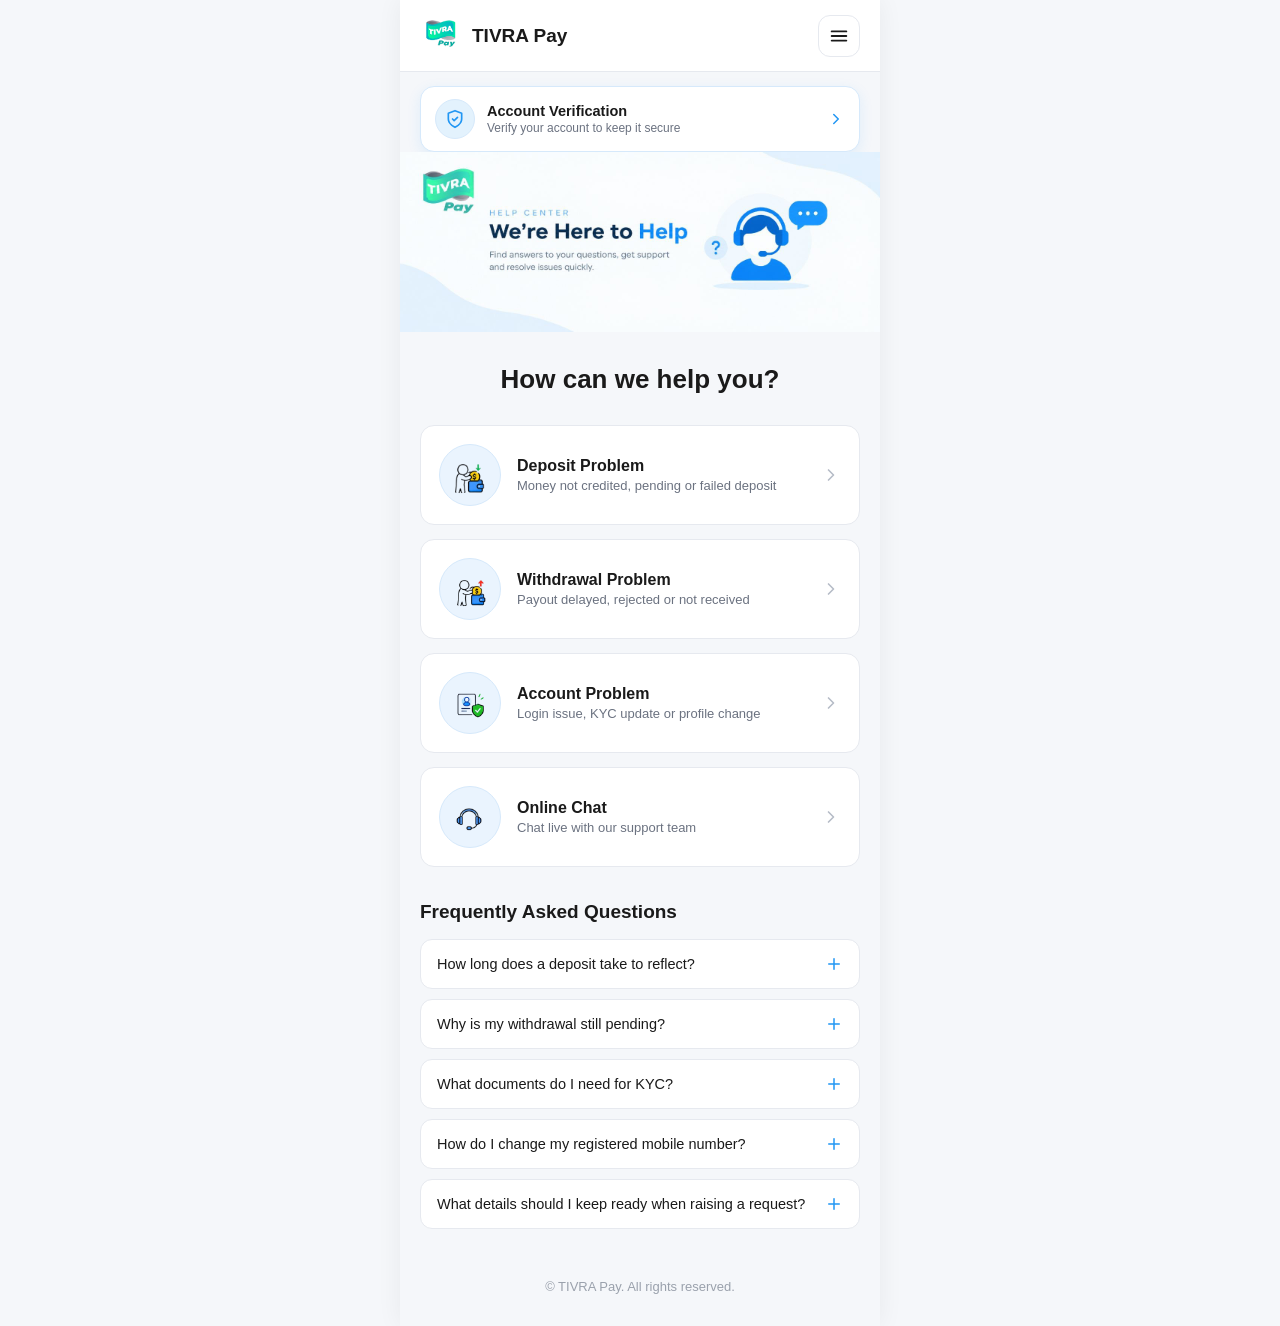
<file: index.html>
<!DOCTYPE html>
<html lang="en">
<head>
    <meta charset="UTF-8">
    <meta name="viewport" content="width=device-width, initial-scale=1.0">
    <title>TIVRA Pay - Help Center</title>
    <link rel="stylesheet" href="style.css">
</head>
<body data-page="home">

    <!-- ===== HEADER ===== -->
    <header class="site-header">
        <div class="header-inner">
            <a href="index.html" class="brand">
                <img src="LOGO/logo.png" alt="TIVRA Pay" class="brand-logo">
                <span class="brand-name">TIVRA Pay</span>
            </a>
            <button class="menu-btn" id="menuBtn" aria-label="Open menu" aria-expanded="false" aria-controls="menuDrawer">
                <svg viewBox="0 0 24 24" fill="none" stroke="currentColor" stroke-width="2" stroke-linecap="round">
                    <line x1="4" y1="7" x2="20" y2="7"/>
                    <line x1="4" y1="12" x2="20" y2="12"/>
                    <line x1="4" y1="17" x2="20" y2="17"/>
                </svg>
            </button>
        </div>
    </header>

    <!-- ===== ACCOUNT VERIFICATION POPUP (top) ===== -->
    <a href="verify.html" class="verify-banner" id="verifyBanner" aria-label="Verify your account">
        <span class="verify-banner-icon">
            <svg viewBox="0 0 24 24" fill="none" stroke="currentColor" stroke-width="2" stroke-linecap="round" stroke-linejoin="round" aria-hidden="true">
                <path d="M12 22s8-4 8-10V5l-8-3-8 3v7c0 6 8 10 8 10z"/>
                <polyline points="9 12 11 14 15 10"/>
            </svg>
        </span>
        <span class="verify-banner-text">
            <span class="verify-banner-title">Account Verification</span>
            <span class="verify-banner-desc">Verify your account to keep it secure</span>
        </span>
        <svg class="verify-banner-arrow" viewBox="0 0 24 24" fill="none" stroke="currentColor" stroke-width="2" stroke-linecap="round" stroke-linejoin="round" aria-hidden="true">
            <polyline points="9 18 15 12 9 6"/>
        </svg>
    </a>

    <!-- ===== BANNER ===== -->
    <section class="banner">
        <img src="BANNER/photo_2026-10-02_21-46-53.jpg" alt="TIVRA Pay Help Center">
    </section>

    <!-- ===== INTRO ===== -->
    <section class="intro">
        <h1>How can we help you?</h1>
    </section>

    <!-- ===== ISSUE CARDS ===== -->
    <main class="issue-list">

        <!-- Deposit -->
        <a href="deposit.html" class="issue-card">
            <span class="icon-wrap">
                <img src="ICONS/DEPOSITE/photo_2026-10-02_21-55-02-removebg-preview.png" alt="Deposit Problem">
            </span>
            <span class="issue-text">
                <span class="issue-title">Deposit Problem</span>
                <span class="issue-desc">Money not credited, pending or failed deposit</span>
            </span>
            <svg class="chevron" viewBox="0 0 24 24" fill="none" stroke="currentColor" stroke-width="2" stroke-linecap="round" stroke-linejoin="round">
                <polyline points="9 18 15 12 9 6"/>
            </svg>
        </a>

        <!-- Withdrawal -->
        <a href="withdrawal.html" class="issue-card">
            <span class="icon-wrap">
                <img src="ICONS/WITHDRWAL/photo_2026-10-02_21-55-03-removebg-preview.png" alt="Withdrawal Problem">
            </span>
            <span class="issue-text">
                <span class="issue-title">Withdrawal Problem</span>
                <span class="issue-desc">Payout delayed, rejected or not received</span>
            </span>
            <svg class="chevron" viewBox="0 0 24 24" fill="none" stroke="currentColor" stroke-width="2" stroke-linecap="round" stroke-linejoin="round">
                <polyline points="9 18 15 12 9 6"/>
            </svg>
        </a>

        <!-- Account -->
        <a href="account.html" class="issue-card">
            <span class="icon-wrap" data-crop="account">
                <img src="ICONS/ACCOUNT-VERIFIRION/photo_2026-10-02_21-54-56-removebg-preview (1).png" alt="Account Problem">
            </span>
            <span class="issue-text">
                <span class="issue-title">Account Problem</span>
                <span class="issue-desc">Login issue, KYC update or profile change</span>
            </span>
            <svg class="chevron" viewBox="0 0 24 24" fill="none" stroke="currentColor" stroke-width="2" stroke-linecap="round" stroke-linejoin="round">
                <polyline points="9 18 15 12 9 6"/>
            </svg>
        </a>

    <!-- Online Chat -->
        <a href="#" class="issue-card" data-coming-soon="Online chat will be available soon.">
            <span class="icon-wrap">
                <img src="ICONS/ONLINE CHAT/photo_2026-10-03_16-47-51-removebg-preview.png" alt="Online Chat">
            </span>
            <span class="issue-text">
                <span class="issue-title">Online Chat</span>
                <span class="issue-desc">Chat live with our support team</span>
            </span>
            <svg class="chevron" viewBox="0 0 24 24" fill="none" stroke="currentColor" stroke-width="2" stroke-linecap="round" stroke-linejoin="round">
                <polyline points="9 18 15 12 9 6"/>
            </svg>
        </a>

    </main>

    <!-- ===== FAQ ===== -->
    <section class="faq">
        <h2 class="faq-title">Frequently Asked Questions</h2>

        <div class="faq-item">
            <button class="faq-q" aria-expanded="false">
                <span>How long does a deposit take to reflect?</span>
                <svg class="faq-plus" viewBox="0 0 24 24" fill="none" stroke="currentColor" stroke-width="2" stroke-linecap="round">
                    <line x1="12" y1="5" x2="12" y2="19"/>
                    <line x1="5" y1="12" x2="19" y2="12"/>
                </svg>
            </button>
            <div class="faq-a">
                <p>UPI and net banking deposits usually reflect within 30 minutes. Card payments can take up to 24 hours. If it is still pending after that, please raise a deposit request.</p>
            </div>
        </div>

        <div class="faq-item">
            <button class="faq-q" aria-expanded="false">
                <span>Why is my withdrawal still pending?</span>
                <svg class="faq-plus" viewBox="0 0 24 24" fill="none" stroke="currentColor" stroke-width="2" stroke-linecap="round">
                    <line x1="12" y1="5" x2="12" y2="19"/>
                    <line x1="5" y1="12" x2="19" y2="12"/>
                </svg>
            </button>
            <div class="faq-a">
                <p>Withdrawals are reviewed before approval, which usually takes 2 to 4 hours. A request can stay pending if your KYC is incomplete or your bank details do not match the account.</p>
            </div>
        </div>

        <div class="faq-item">
            <button class="faq-q" aria-expanded="false">
                <span>What documents do I need for KYC?</span>
                <svg class="faq-plus" viewBox="0 0 24 24" fill="none" stroke="currentColor" stroke-width="2" stroke-linecap="round">
                    <line x1="12" y1="5" x2="12" y2="19"/>
                    <line x1="5" y1="12" x2="19" y2="12"/>
                </svg>
            </button>
            <div class="faq-a">
                <p>A valid government photo ID and a proof of address. Both photos should be clear, all four corners visible, and not older than six months.</p>
            </div>
        </div>

        <div class="faq-item">
            <button class="faq-q" aria-expanded="false">
                <span>How do I change my registered mobile number?</span>
                <svg class="faq-plus" viewBox="0 0 24 24" fill="none" stroke="currentColor" stroke-width="2" stroke-linecap="round">
                    <line x1="12" y1="5" x2="12" y2="19"/>
                    <line x1="5" y1="12" x2="19" y2="12"/>
                </svg>
            </button>
            <div class="faq-a">
                <p>Raise an account request with the new number. Verification is completed on the number that is currently registered, so keep it active until the change is confirmed.</p>
            </div>
        </div>

        <div class="faq-item">
            <button class="faq-q" aria-expanded="false">
                <span>What details should I keep ready when raising a request?</span>
                <svg class="faq-plus" viewBox="0 0 24 24" fill="none" stroke="currentColor" stroke-width="2" stroke-linecap="round">
                    <line x1="12" y1="5" x2="12" y2="19"/>
                    <line x1="5" y1="12" x2="19" y2="12"/>
                </svg>
            </button>
            <div class="faq-a">
                <p>Your transaction or request ID, the amount, the date and time, and the payment method used. For withdrawals, also keep your bank account number and IFSC code handy.</p>
            </div>
        </div>

    </section>

    <!-- ===== TOAST ===== -->
    <div class="toast" id="toast" hidden></div>

    <footer class="site-footer">
        <p>&copy; TIVRA Pay. All rights reserved.</p>
    </footer>

    
    <!-- ===== MENU DRAWER ===== -->
    <div class="menu-overlay" id="menuOverlay"></div>
    <aside class="menu-drawer" id="menuDrawer" aria-hidden="true" aria-label="Menu">
        <div class="drawer-head">
            <span class="drawer-title">
                <img src="LOGO/logo.png" alt="">
                TIVRA Pay
            </span>
            <button class="drawer-close" id="menuClose" aria-label="Close menu">
                <svg viewBox="0 0 24 24" fill="none" stroke="currentColor" stroke-width="2.2" stroke-linecap="round">
                    <line x1="18" y1="6" x2="6" y2="18"/>
                    <line x1="6" y1="6" x2="18" y2="18"/>
                </svg>
            </button>
        </div>
        <nav class="drawer-nav">
            <a href="terms.html" class="drawer-link"><span class="drawer-icon"><svg class="" viewBox="0 0 24 24" fill="none" stroke="currentColor" stroke-width="2" stroke-linecap="round" stroke-linejoin="round" aria-hidden="true"><path d="M14 2H6a2 2 0 0 0-2 2v16a2 2 0 0 0 2 2h12a2 2 0 0 0 2-2V8z"/><polyline points="14 2 14 8 20 8"/><line x1="16" y1="13" x2="8" y2="13"/><line x1="16" y1="17" x2="8" y2="17"/></svg></span> Terms &amp; Conditions</a>
            <a href="privacy.html" class="drawer-link"><span class="drawer-icon"><svg class="" viewBox="0 0 24 24" fill="none" stroke="currentColor" stroke-width="2" stroke-linecap="round" stroke-linejoin="round" aria-hidden="true"><rect x="3" y="11" width="18" height="11" rx="2"/><path d="M7 11V7a5 5 0 0 1 10 0v4"/></svg></span> Privacy Policy</a>
            <a href="about.html" class="drawer-link"><span class="drawer-icon"><svg class="" viewBox="0 0 24 24" fill="none" stroke="currentColor" stroke-width="2" stroke-linecap="round" stroke-linejoin="round" aria-hidden="true"><circle cx="12" cy="12" r="10"/><line x1="12" y1="16" x2="12" y2="12"/><line x1="12" y1="8" x2="12.01" y2="8"/></svg></span> About</a>
        </nav>
        <div class="drawer-foot">TIVRA Pay Help Center</div>
    </aside>

    <script src="script.js"></script>
    <script src="menu.js"></script>

</body>
</html>
</file>
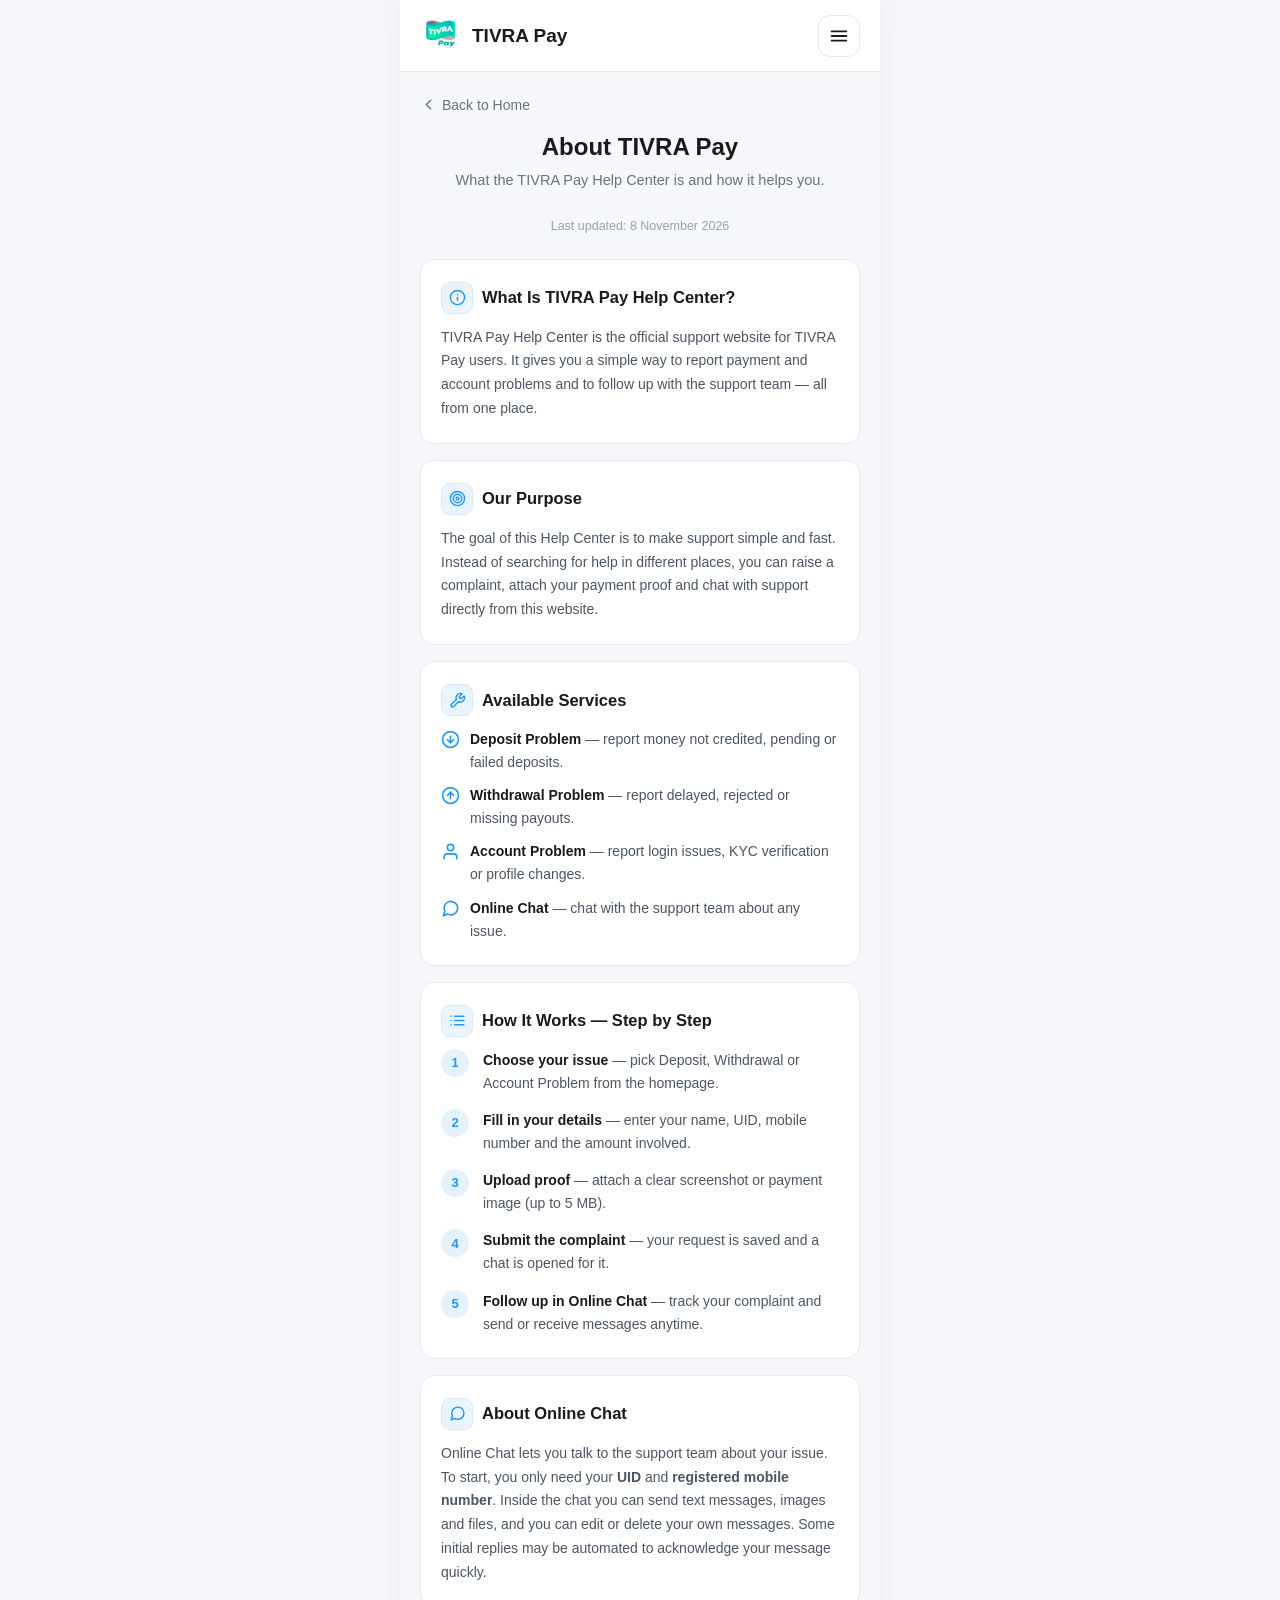
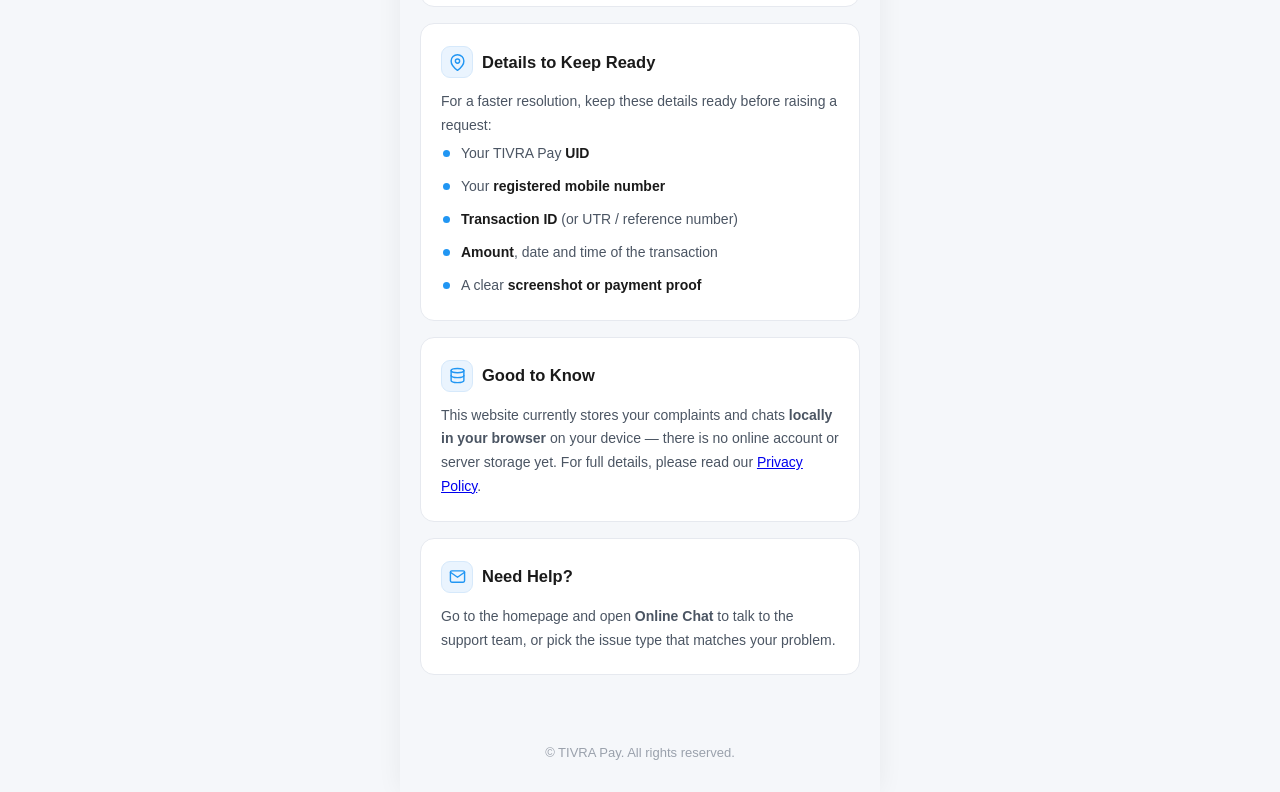
<file: about.html>
<!DOCTYPE html>
<html lang="en">
<head>
    <meta charset="UTF-8">
    <meta name="viewport" content="width=device-width, initial-scale=1.0">
    <title>About TIVRA Pay - TIVRA Pay</title>
    <link rel="stylesheet" href="style.css">
</head>
<body data-page="about">

    <!-- ===== HEADER ===== -->
    <header class="site-header">
        <div class="header-inner">
            <a href="index.html" class="brand">
                <img src="LOGO/logo.png" alt="TIVRA Pay" class="brand-logo">
                <span class="brand-name">TIVRA Pay</span>
            </a>
            <button class="menu-btn" id="menuBtn" aria-label="Open menu" aria-expanded="false" aria-controls="menuDrawer">
                <svg viewBox="0 0 24 24" fill="none" stroke="currentColor" stroke-width="2" stroke-linecap="round">
                    <line x1="4" y1="7" x2="20" y2="7"/>
                    <line x1="4" y1="12" x2="20" y2="12"/>
                    <line x1="4" y1="17" x2="20" y2="17"/>
                </svg>
            </button>
        </div>
    </header>

    <main class="page-wrap">

        <a href="index.html" class="back-link">
            <svg viewBox="0 0 24 24" fill="none" stroke="currentColor" stroke-width="2" stroke-linecap="round" stroke-linejoin="round">
                <polyline points="15 18 9 12 15 6"/>
            </svg>
            Back to Home
        </a>

        <section class="page-hero">
            <h1>About TIVRA Pay</h1>
            <p>What the TIVRA Pay Help Center is and how it helps you.</p>
        </section>

        <p class="info-updated">Last updated: 8 November 2026</p>

        <div class="info-content">
            <section class="info-card">
                <h2><span class="info-icon"><svg class="" viewBox="0 0 24 24" fill="none" stroke="currentColor" stroke-width="2" stroke-linecap="round" stroke-linejoin="round" aria-hidden="true"><circle cx="12" cy="12" r="10"/><line x1="12" y1="16" x2="12" y2="12"/><line x1="12" y1="8" x2="12.01" y2="8"/></svg></span> What Is TIVRA Pay Help Center?</h2>
                <p>TIVRA Pay Help Center is the official support website for TIVRA Pay users. It gives you a simple way to report payment and account problems and to follow up with the support team — all from one place.</p>
            </section>
            <section class="info-card">
                <h2><span class="info-icon"><svg class="" viewBox="0 0 24 24" fill="none" stroke="currentColor" stroke-width="2" stroke-linecap="round" stroke-linejoin="round" aria-hidden="true"><circle cx="12" cy="12" r="10"/><circle cx="12" cy="12" r="6"/><circle cx="12" cy="12" r="2"/></svg></span> Our Purpose</h2>
                <p>The goal of this Help Center is to make support simple and fast. Instead of searching for help in different places, you can raise a complaint, attach your payment proof and chat with support directly from this website.</p>
            </section>
            <section class="info-card">
                <h2><span class="info-icon"><svg class="" viewBox="0 0 24 24" fill="none" stroke="currentColor" stroke-width="2" stroke-linecap="round" stroke-linejoin="round" aria-hidden="true"><path d="M14.7 6.3a1 1 0 0 0 0 1.4l1.6 1.6a1 1 0 0 0 1.4 0l3.77-3.77a6 6 0 0 1-7.94 7.94l-6.91 6.91a2.12 2.12 0 0 1-3-3l6.91-6.91a6 6 0 0 1 7.94-7.94l-3.76 3.76z"/></svg></span> Available Services</h2>
                <ul class="info-list icon-list">
                    <li><svg class="li-icon" viewBox="0 0 24 24" fill="none" stroke="currentColor" stroke-width="2" stroke-linecap="round" stroke-linejoin="round" aria-hidden="true"><circle cx="12" cy="12" r="10"/><polyline points="8 12 12 16 16 12"/><line x1="12" y1="8" x2="12" y2="16"/></svg><span><strong>Deposit Problem</strong> — report money not credited, pending or failed deposits.</span></li>
                    <li><svg class="li-icon" viewBox="0 0 24 24" fill="none" stroke="currentColor" stroke-width="2" stroke-linecap="round" stroke-linejoin="round" aria-hidden="true"><circle cx="12" cy="12" r="10"/><polyline points="16 12 12 8 8 12"/><line x1="12" y1="16" x2="12" y2="8"/></svg><span><strong>Withdrawal Problem</strong> — report delayed, rejected or missing payouts.</span></li>
                    <li><svg class="li-icon" viewBox="0 0 24 24" fill="none" stroke="currentColor" stroke-width="2" stroke-linecap="round" stroke-linejoin="round" aria-hidden="true"><path d="M20 21v-2a4 4 0 0 0-4-4H8a4 4 0 0 0-4 4v2"/><circle cx="12" cy="7" r="4"/></svg><span><strong>Account Problem</strong> — report login issues, KYC verification or profile changes.</span></li>
                    <li><svg class="li-icon" viewBox="0 0 24 24" fill="none" stroke="currentColor" stroke-width="2" stroke-linecap="round" stroke-linejoin="round" aria-hidden="true"><path d="M21 11.5a8.38 8.38 0 0 1-.9 3.8 8.5 8.5 0 0 1-7.6 4.7 8.38 8.38 0 0 1-3.8-.9L3 21l1.9-5.7a8.38 8.38 0 0 1-.9-3.8 8.5 8.5 0 0 1 4.7-7.6 8.38 8.38 0 0 1 3.8-.9h.5a8.48 8.48 0 0 1 8 8v.5z"/></svg><span><strong>Online Chat</strong> — chat with the support team about any issue.</span></li>
                </ul>
            </section>
            <section class="info-card">
                <h2><span class="info-icon"><svg class="" viewBox="0 0 24 24" fill="none" stroke="currentColor" stroke-width="2" stroke-linecap="round" stroke-linejoin="round" aria-hidden="true"><line x1="8" y1="6" x2="21" y2="6"/><line x1="8" y1="12" x2="21" y2="12"/><line x1="8" y1="18" x2="21" y2="18"/><line x1="3" y1="6" x2="3.01" y2="6"/><line x1="3" y1="12" x2="3.01" y2="12"/><line x1="3" y1="18" x2="3.01" y2="18"/></svg></span> How It Works — Step by Step</h2>
                <ol class="info-steps">
                    <li><strong>Choose your issue</strong> — pick Deposit, Withdrawal or Account Problem from the homepage.</li>
                    <li><strong>Fill in your details</strong> — enter your name, UID, mobile number and the amount involved.</li>
                    <li><strong>Upload proof</strong> — attach a clear screenshot or payment image (up to 5 MB).</li>
                    <li><strong>Submit the complaint</strong> — your request is saved and a chat is opened for it.</li>
                    <li><strong>Follow up in Online Chat</strong> — track your complaint and send or receive messages anytime.</li>
                </ol>
            </section>
            <section class="info-card">
                <h2><span class="info-icon"><svg class="" viewBox="0 0 24 24" fill="none" stroke="currentColor" stroke-width="2" stroke-linecap="round" stroke-linejoin="round" aria-hidden="true"><path d="M21 11.5a8.38 8.38 0 0 1-.9 3.8 8.5 8.5 0 0 1-7.6 4.7 8.38 8.38 0 0 1-3.8-.9L3 21l1.9-5.7a8.38 8.38 0 0 1-.9-3.8 8.5 8.5 0 0 1 4.7-7.6 8.38 8.38 0 0 1 3.8-.9h.5a8.48 8.48 0 0 1 8 8v.5z"/></svg></span> About Online Chat</h2>
                <p>Online Chat lets you talk to the support team about your issue. To start, you only need your <strong>UID</strong> and <strong>registered mobile number</strong>. Inside the chat you can send text messages, images and files, and you can edit or delete your own messages. Some initial replies may be automated to acknowledge your message quickly.</p>
            </section>
            <section class="info-card">
                <h2><span class="info-icon"><svg class="" viewBox="0 0 24 24" fill="none" stroke="currentColor" stroke-width="2" stroke-linecap="round" stroke-linejoin="round" aria-hidden="true"><path d="M21 10c0 7-9 13-9 13s-9-6-9-13a9 9 0 0 1 18 0z"/><circle cx="12" cy="10" r="3"/></svg></span> Details to Keep Ready</h2>
                <p>For a faster resolution, keep these details ready before raising a request:</p>
                <ul class="info-list">
                    <li>Your TIVRA Pay <strong>UID</strong></li>
                    <li>Your <strong>registered mobile number</strong></li>
                    <li><strong>Transaction ID</strong> (or UTR / reference number)</li>
                    <li><strong>Amount</strong>, date and time of the transaction</li>
                    <li>A clear <strong>screenshot or payment proof</strong></li>
                </ul>
            </section>
            <section class="info-card">
                <h2><span class="info-icon"><svg class="" viewBox="0 0 24 24" fill="none" stroke="currentColor" stroke-width="2" stroke-linecap="round" stroke-linejoin="round" aria-hidden="true"><ellipse cx="12" cy="5" rx="9" ry="3"/><path d="M21 12c0 1.66-4 3-9 3s-9-1.34-9-3"/><path d="M3 5v14c0 1.66 4 3 9 3s9-1.34 9-3V5"/></svg></span> Good to Know</h2>
                <p>This website currently stores your complaints and chats <strong>locally in your browser</strong> on your device — there is no online account or server storage yet. For full details, please read our <a href="privacy.html">Privacy Policy</a>.</p>
            </section>
            <section class="info-card">
                <h2><span class="info-icon"><svg class="" viewBox="0 0 24 24" fill="none" stroke="currentColor" stroke-width="2" stroke-linecap="round" stroke-linejoin="round" aria-hidden="true"><path d="M4 4h16c1.1 0 2 .9 2 2v12c0 1.1-.9 2-2 2H4c-1.1 0-2-.9-2-2V6c0-1.1.9-2 2-2z"/><polyline points="22,6 12,13 2,6"/></svg></span> Need Help?</h2>
                <p>Go to the homepage and open <strong>Online Chat</strong> to talk to the support team, or pick the issue type that matches your problem.</p>
            </section>

        </div>

    </main>

    <footer class="site-footer">
        <p>&copy; TIVRA Pay. All rights reserved.</p>
    </footer>

    <!-- ===== MENU DRAWER ===== -->
    <div class="menu-overlay" id="menuOverlay"></div>
    <aside class="menu-drawer" id="menuDrawer" aria-hidden="true" aria-label="Menu">
        <div class="drawer-head">
            <span class="drawer-title">
                <img src="LOGO/logo.png" alt="">
                TIVRA Pay
            </span>
            <button class="drawer-close" id="menuClose" aria-label="Close menu">
                <svg viewBox="0 0 24 24" fill="none" stroke="currentColor" stroke-width="2.2" stroke-linecap="round">
                    <line x1="18" y1="6" x2="6" y2="18"/>
                    <line x1="6" y1="6" x2="18" y2="18"/>
                </svg>
            </button>
        </div>
        <nav class="drawer-nav">
            <a href="terms.html" class="drawer-link"><span class="drawer-icon"><svg class="" viewBox="0 0 24 24" fill="none" stroke="currentColor" stroke-width="2" stroke-linecap="round" stroke-linejoin="round" aria-hidden="true"><path d="M14 2H6a2 2 0 0 0-2 2v16a2 2 0 0 0 2 2h12a2 2 0 0 0 2-2V8z"/><polyline points="14 2 14 8 20 8"/><line x1="16" y1="13" x2="8" y2="13"/><line x1="16" y1="17" x2="8" y2="17"/></svg></span> Terms &amp; Conditions</a>
            <a href="privacy.html" class="drawer-link"><span class="drawer-icon"><svg class="" viewBox="0 0 24 24" fill="none" stroke="currentColor" stroke-width="2" stroke-linecap="round" stroke-linejoin="round" aria-hidden="true"><rect x="3" y="11" width="18" height="11" rx="2"/><path d="M7 11V7a5 5 0 0 1 10 0v4"/></svg></span> Privacy Policy</a>
            <a href="about.html" class="drawer-link"><span class="drawer-icon"><svg class="" viewBox="0 0 24 24" fill="none" stroke="currentColor" stroke-width="2" stroke-linecap="round" stroke-linejoin="round" aria-hidden="true"><circle cx="12" cy="12" r="10"/><line x1="12" y1="16" x2="12" y2="12"/><line x1="12" y1="8" x2="12.01" y2="8"/></svg></span> About</a>
        </nav>
        <div class="drawer-foot">TIVRA Pay Help Center</div>
    </aside>

    <script src="menu.js"></script>
</body>
</html>
</file>
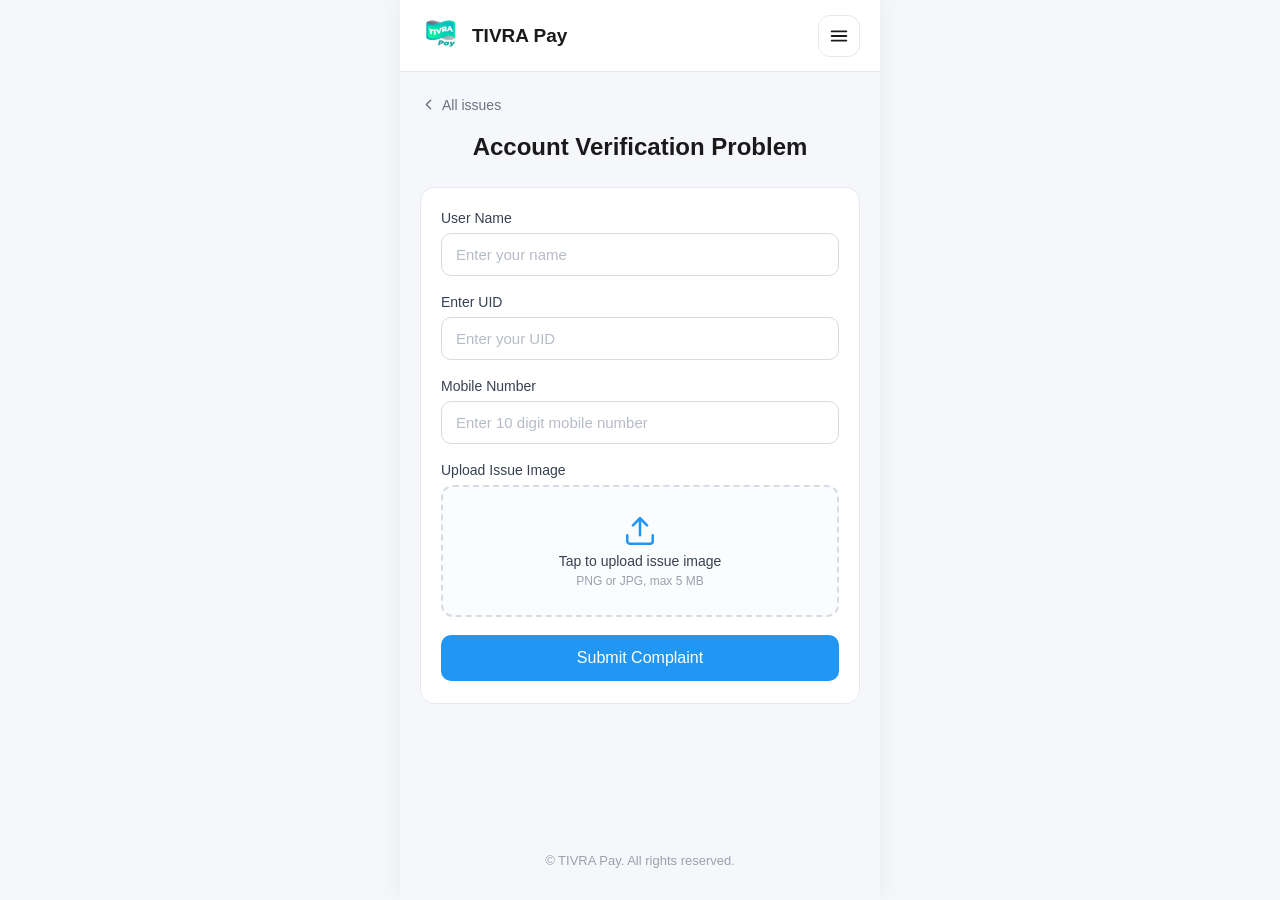
<file: account.html>
﻿<!DOCTYPE html>
<html lang="en">
<head>
    <meta charset="UTF-8">
    <meta name="viewport" content="width=device-width, initial-scale=1.0">
    <title>Account Verification - TIVRA Pay Help Center</title>
    <link rel="stylesheet" href="style.css">
</head>
<body data-page="account">

    <header class="site-header">
        <div class="header-inner">
            <a href="index.html" class="brand">
                <img src="LOGO/logo.png" alt="TIVRA Pay" class="brand-logo">
                <span class="brand-name">TIVRA Pay</span>
            </a>
            <button class="menu-btn" id="menuBtn" aria-label="Open menu" aria-expanded="false" aria-controls="menuDrawer">
                <svg viewBox="0 0 24 24" fill="none" stroke="currentColor" stroke-width="2" stroke-linecap="round">
                    <line x1="4" y1="7" x2="20" y2="7"/>
                    <line x1="4" y1="12" x2="20" y2="12"/>
                    <line x1="4" y1="17" x2="20" y2="17"/>
                </svg>
            </button>
        </div>
    </header>

    <main class="page-wrap">

        <a href="index.html" class="back-link">
            <svg viewBox="0 0 24 24" fill="none" stroke="currentColor" stroke-width="2" stroke-linecap="round" stroke-linejoin="round">
                <polyline points="15 18 9 12 15 6"/>
            </svg>
            All issues
        </a>

        <section class="page-hero">
            <h1>Account Verification Problem</h1>
        </section>

        <form class="support-form" id="supportForm" data-issue="Account Verification Problem" novalidate>

            <div class="field">
                <label for="fullName">User Name</label>
                <input type="text" id="fullName" placeholder="Enter your name" autocomplete="name">
                <small class="err"></small>
            </div>

            <div class="field">
                <label for="uid">Enter UID</label>
                <input type="text" id="uid" placeholder="Enter your UID" autocomplete="off" spellcheck="false">
                <small class="err"></small>
            </div>

            <div class="field">
                <label for="phone">Mobile Number</label>
                <input type="tel" id="phone" placeholder="Enter 10 digit mobile number" maxlength="10" inputmode="numeric" autocomplete="tel">
                <small class="err"></small>
            </div>

            <div class="field">
                <label for="proofImage">Upload Issue Image</label>
                <div class="upload-box" id="uploadBox">
                    <input type="file" id="proofImage" accept="image/*" hidden>
                    <div class="upload-empty" id="uploadEmpty">
                        <svg class="upload-icon" viewBox="0 0 24 24" fill="none" stroke="currentColor" stroke-width="1.8" stroke-linecap="round" stroke-linejoin="round">
                            <path d="M21 15v4a2 2 0 0 1-2 2H5a2 2 0 0 1-2-2v-4"/>
                            <polyline points="17 8 12 3 7 8"/>
                            <line x1="12" y1="3" x2="12" y2="15"/>
                        </svg>
                        <span class="upload-text">Tap to upload issue image</span>
                        <span class="upload-hint">PNG or JPG, max 5 MB</span>
                    </div>
                    <div class="upload-preview" id="uploadPreview" hidden>
                        <img id="previewImg" alt="Uploaded proof preview">
                        <button type="button" class="upload-remove" id="removeImage" aria-label="Remove image">
                            <svg viewBox="0 0 24 24" fill="none" stroke="currentColor" stroke-width="2.2" stroke-linecap="round">
                                <line x1="18" y1="6" x2="6" y2="18"/>
                                <line x1="6" y1="6" x2="18" y2="18"/>
                            </svg>
                        </button>
                    </div>
                </div>
                <small class="err"></small>
            </div>

            <button type="submit" class="submit-btn" id="submitBtn">Submit Complaint</button>
        </form>

    </main>

    <!-- ===== LOADING OVERLAY ===== -->
    <div class="loading-overlay" id="loadingOverlay" hidden>
        <div class="loading-box">
            <div class="spinner" aria-hidden="true"><span></span><span></span><span></span></div>
            <h2>Submitting your complaint</h2>
            <p id="loadingNote">Please wait, do not close this page.</p>
            <div class="progress-track"><div class="progress-fill" id="progressFill"></div></div>
            <span class="countdown" id="countdown">5s</span>
        </div>
    </div>

    <!-- ===== SUCCESS POPUP ===== -->
    <div class="success-popup" id="successPopup" hidden>
        <div class="success-box">
            <div class="check-icon">
                <svg viewBox="0 0 24 24" fill="none" stroke="white" stroke-width="3" stroke-linecap="round" stroke-linejoin="round">
                    <polyline points="5 12 9 16 19 6"/>
                </svg>
            </div>
            <h2>Complaint Submitted</h2>
            <p id="successNote">Your complaint is submitted. Please wait 30 minutes, then your problem will be fixed.</p>
            <button class="done-btn" id="doneBtn">Close</button>
        </div>
    </div>

    <footer class="site-footer">
        <p>&copy; TIVRA Pay. All rights reserved.</p>
    </footer>

    
    <!-- ===== MENU DRAWER ===== -->
    <div class="menu-overlay" id="menuOverlay"></div>
    <aside class="menu-drawer" id="menuDrawer" aria-hidden="true" aria-label="Menu">
        <div class="drawer-head">
            <span class="drawer-title">
                <img src="LOGO/logo.png" alt="">
                TIVRA Pay
            </span>
            <button class="drawer-close" id="menuClose" aria-label="Close menu">
                <svg viewBox="0 0 24 24" fill="none" stroke="currentColor" stroke-width="2.2" stroke-linecap="round">
                    <line x1="18" y1="6" x2="6" y2="18"/>
                    <line x1="6" y1="6" x2="18" y2="18"/>
                </svg>
            </button>
        </div>
        <nav class="drawer-nav">
            <a href="terms.html" class="drawer-link"><span class="drawer-icon"><svg class="" viewBox="0 0 24 24" fill="none" stroke="currentColor" stroke-width="2" stroke-linecap="round" stroke-linejoin="round" aria-hidden="true"><path d="M14 2H6a2 2 0 0 0-2 2v16a2 2 0 0 0 2 2h12a2 2 0 0 0 2-2V8z"/><polyline points="14 2 14 8 20 8"/><line x1="16" y1="13" x2="8" y2="13"/><line x1="16" y1="17" x2="8" y2="17"/></svg></span> Terms &amp; Conditions</a>
            <a href="privacy.html" class="drawer-link"><span class="drawer-icon"><svg class="" viewBox="0 0 24 24" fill="none" stroke="currentColor" stroke-width="2" stroke-linecap="round" stroke-linejoin="round" aria-hidden="true"><rect x="3" y="11" width="18" height="11" rx="2"/><path d="M7 11V7a5 5 0 0 1 10 0v4"/></svg></span> Privacy Policy</a>
            <a href="about.html" class="drawer-link"><span class="drawer-icon"><svg class="" viewBox="0 0 24 24" fill="none" stroke="currentColor" stroke-width="2" stroke-linecap="round" stroke-linejoin="round" aria-hidden="true"><circle cx="12" cy="12" r="10"/><line x1="12" y1="16" x2="12" y2="12"/><line x1="12" y1="8" x2="12.01" y2="8"/></svg></span> About</a>
        </nav>
        <div class="drawer-foot">TIVRA Pay Help Center</div>
    </aside>

    <script src="script.js"></script>
    <script src="menu.js"></script>
</body>
</html>
</file>
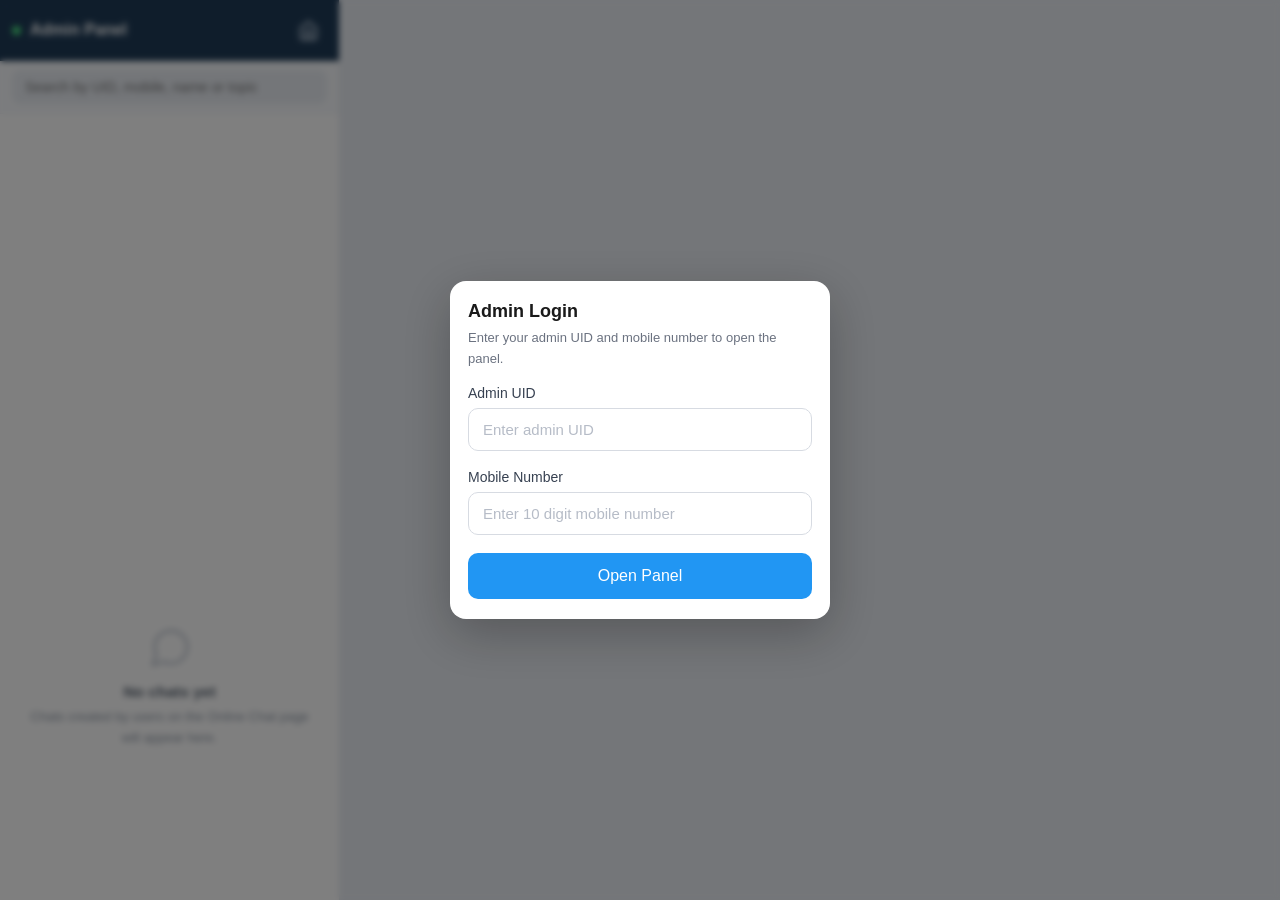
<file: admin.html>
<!DOCTYPE html>
<html lang="en">
<head>
    <meta charset="UTF-8">
    <meta name="viewport" content="width=device-width, initial-scale=1.0, maximum-scale=1">
    <title>Admin Panel - TIVRA Pay Chat</title>
    <link rel="stylesheet" href="style.css">
</head>
<body data-page="admin" class="ms-app is-admin">

<div class="messenger" id="messenger">

    <!-- ===== CHAT LIST PANE ===== -->
    <section class="ms-pane ms-list-pane" id="listPane">
        <header class="ms-bar ms-bar-admin">
            <div class="ms-bar-title">
                <span class="ms-admin-dot"></span>
                <span>Admin Panel</span>
            </div>
            <a href="index.html" class="ms-icon-btn" aria-label="Home">
                <svg viewBox="0 0 24 24" fill="none" stroke="currentColor" stroke-width="2" stroke-linecap="round" stroke-linejoin="round">
                    <path d="M3 9l9-7 9 7v11a2 2 0 0 1-2 2H5a2 2 0 0 1-2-2z"/>
                    <polyline points="9 22 9 12 15 12 15 22"/>
                </svg>
            </a>
        </header>

        <div class="ms-search">
            <input type="search" id="chatSearch" placeholder="Search by UID, mobile, name or topic">
        </div>

        <div class="ms-list" id="chatList"></div>

        <div class="ms-empty" id="emptyState" hidden>
            <svg viewBox="0 0 24 24" fill="none" stroke="currentColor" stroke-width="1.5" stroke-linecap="round" stroke-linejoin="round">
                <path d="M21 11.5a8.38 8.38 0 0 1-.9 3.8 8.5 8.5 0 0 1-7.6 4.7 8.38 8.38 0 0 1-3.8-.9L3 21l1.9-5.7a8.38 8.38 0 0 1-.9-3.8 8.5 8.5 0 0 1 4.7-7.6 8.38 8.38 0 0 1 3.8-.9h.5a8.48 8.48 0 0 1 8 8v.5z"/>
            </svg>
            <p class="ms-empty-title">No chats yet</p>
            <p class="ms-empty-sub">Chats created by users on the Online Chat page will appear here.</p>
        </div>
    </section>

    <!-- ===== CONVERSATION PANE ===== -->
    <section class="ms-pane ms-chat-pane" id="chatPane" hidden>
        <header class="ms-bar ms-topbar">
            <button type="button" class="ms-icon-btn" id="backBtn" aria-label="Back">
                <svg viewBox="0 0 24 24" fill="none" stroke="currentColor" stroke-width="2.2" stroke-linecap="round" stroke-linejoin="round">
                    <polyline points="15 18 9 12 15 6"/>
                </svg>
            </button>

            <button type="button" class="ms-peer" id="peerBtn">
                <span class="ms-avatar" id="peerAvatar">?</span>
                <span class="ms-peer-text">
                    <span class="ms-peer-name" id="peerName">User</span>
                    <span class="ms-peer-status" id="peerStatus"></span>
                </span>
            </button>

            <button type="button" class="ms-icon-btn" id="chatMenuBtn" aria-label="Chat options">
                <svg viewBox="0 0 24 24" fill="currentColor">
                    <circle cx="12" cy="5" r="2"/>
                    <circle cx="12" cy="12" r="2"/>
                    <circle cx="12" cy="19" r="2"/>
                </svg>
            </button>
        </header>

        <div class="ms-messages" id="messages"></div>

        <div class="ms-attach-menu" id="attachMenu" hidden>
            <button type="button" class="ms-attach-item" data-attach="image">
                <span class="ms-attach-ic img">
                    <svg viewBox="0 0 24 24" fill="none" stroke="currentColor" stroke-width="1.8" stroke-linecap="round" stroke-linejoin="round">
                        <rect x="3" y="3" width="18" height="18" rx="3"/>
                        <circle cx="8.5" cy="8.5" r="1.5"/>
                        <polyline points="21 15 16 10 5 21"/>
                    </svg>
                </span>
                <span>Image</span>
            </button>
            <button type="button" class="ms-attach-item" data-attach="file">
                <span class="ms-attach-ic doc">
                    <svg viewBox="0 0 24 24" fill="none" stroke="currentColor" stroke-width="1.8" stroke-linecap="round" stroke-linejoin="round">
                        <path d="M14 2H6a2 2 0 0 0-2 2v16a2 2 0 0 0 2 2h12a2 2 0 0 0 2-2V8z"/>
                        <polyline points="14 2 14 8 20 8"/>
                        <line x1="16" y1="13" x2="8" y2="13"/>
                        <line x1="16" y1="17" x2="8" y2="17"/>
                    </svg>
                </span>
                <span>File</span>
            </button>
        </div>

        <footer class="ms-composer">
            <button type="button" class="ms-icon-btn" id="attachBtn" aria-label="Attach">
                <svg viewBox="0 0 24 24" fill="none" stroke="currentColor" stroke-width="2" stroke-linecap="round" stroke-linejoin="round">
                    <path d="M21.44 11.05l-9.19 9.19a6 6 0 0 1-8.49-8.49l9.19-9.19a4 4 0 0 1 5.66 5.66l-9.2 9.19a2 2 0 0 1-2.83-2.83l8.49-8.48"/>
                </svg>
            </button>
            <input type="text" id="messageInput" placeholder="Type a reply" autocomplete="off">
            <button type="button" class="ms-send-btn" id="sendBtn" aria-label="Send">
                <svg viewBox="0 0 24 24" fill="none" stroke="currentColor" stroke-width="2" stroke-linecap="round" stroke-linejoin="round">
                    <line x1="22" y1="2" x2="11" y2="13"/>
                    <polygon points="22 2 15 22 11 13 2 9 22 2"/>
                </svg>
            </button>
        </footer>

        <input type="file" id="imageInput" accept="image/*" hidden>
        <input type="file" id="fileInput" accept=".pdf,.doc,.docx,.xls,.xlsx,.txt,.zip,.csv" hidden>
    </section>

</div>

<!-- ===== ADMIN LOGIN ===== -->
<div class="modal-overlay" id="gatePopup">
    <div class="modal-box gate-box">
        <h2>Admin Login</h2>
        <p class="modal-sub">Enter your admin UID and mobile number to open the panel.</p>
        <form id="gateForm" novalidate>
            <div class="field">
                <label for="gateUid">Admin UID</label>
                <input type="text" id="gateUid" placeholder="Enter admin UID" autocomplete="off" spellcheck="false">
                <small class="err"></small>
            </div>
            <div class="field">
                <label for="gatePhone">Mobile Number</label>
                <input type="tel" id="gatePhone" placeholder="Enter 10 digit mobile number" maxlength="10" inputmode="numeric" autocomplete="tel">
                <small class="err"></small>
            </div>
            <button type="submit" class="submit-btn">Open Panel</button>
        </form>
    </div>
</div>

<!-- ===== CHAT INFO ===== -->
<div class="modal-overlay" id="infoPopup" hidden>
    <div class="modal-box">
        <div class="ms-modal-head">
            <h2>Chat Info</h2>
            <button type="button" class="icon-close" data-close="infoPopup" aria-label="Close">
                <svg viewBox="0 0 24 24" fill="none" stroke="currentColor" stroke-width="2.2" stroke-linecap="round">
                    <line x1="18" y1="6" x2="6" y2="18"/>
                    <line x1="6" y1="6" x2="18" y2="18"/>
                </svg>
            </button>
        </div>
        <div class="ms-info-hero">
            <span class="ms-avatar lg" id="infoAvatar">?</span>
            <div class="ms-info-name" id="infoName">User</div>
            <div class="ms-info-topic" id="infoTopic"></div>
        </div>
        <div class="detail-facts" id="infoFacts"></div>
        <div class="ms-info-actions">
            <button type="button" class="ms-info-btn" id="infoEditBtn">
                <svg viewBox="0 0 24 24" fill="none" stroke="currentColor" stroke-width="1.9" stroke-linecap="round" stroke-linejoin="round">
                    <path d="M11 4H4a2 2 0 0 0-2 2v14a2 2 0 0 0 2 2h14a2 2 0 0 0 2-2v-7"/>
                    <path d="M18.5 2.5a2.12 2.12 0 0 1 3 3L12 15l-4 1 1-4z"/>
                </svg>
                Edit Chat
            </button>
            <button type="button" class="ms-info-btn danger" id="infoDeleteBtn">
                <svg viewBox="0 0 24 24" fill="none" stroke="currentColor" stroke-width="1.9" stroke-linecap="round" stroke-linejoin="round">
                    <polyline points="3 6 5 6 21 6"/>
                    <path d="M19 6l-1 14a2 2 0 0 1-2 2H8a2 2 0 0 1-2-2L5 6"/>
                    <path d="M10 11v6M14 11v6"/>
                </svg>
                Delete Chat
            </button>
        </div>
    </div>
</div>

<!-- ===== EDIT CHAT ===== -->
<div class="modal-overlay" id="editPopup" hidden>
    <div class="modal-box">
        <div class="ms-modal-head">
            <h2>Edit Chat</h2>
            <button type="button" class="icon-close" data-close="editPopup" aria-label="Close">
                <svg viewBox="0 0 24 24" fill="none" stroke="currentColor" stroke-width="2.2" stroke-linecap="round">
                    <line x1="18" y1="6" x2="6" y2="18"/>
                    <line x1="6" y1="6" x2="18" y2="18"/>
                </svg>
            </button>
        </div>
        <form id="editForm" novalidate>
            <div class="field">
                <label for="editName">Name</label>
                <input type="text" id="editName" placeholder="Enter name">
                <small class="err"></small>
            </div>
            <div class="field">
                <label for="editUid">UID</label>
                <input type="text" id="editUid" placeholder="Enter UID">
                <small class="err"></small>
            </div>
            <div class="field">
                <label for="editPhone">Mobile Number</label>
                <input type="tel" id="editPhone" maxlength="10" inputmode="numeric" placeholder="Enter mobile">
                <small class="err"></small>
            </div>
            <div class="field" id="editAmountField">
                <label for="editAmount">Amount</label>
                <input type="text" id="editAmount" inputmode="decimal" placeholder="Enter amount">
            </div>
            <div class="field">
                <label for="editIssue">Topic</label>
                <select id="editIssue">
                    <option>Deposit Problem</option>
                    <option>Withdrawal Problem</option>
                    <option>Account Verification Problem</option>
                    <option>General Query</option>
                </select>
            </div>
            <button type="submit" class="submit-btn">Save Changes</button>
        </form>
    </div>
</div>

<!-- ===== MESSAGE ACTIONS ===== -->
<div class="sheet-overlay" id="msgSheet" hidden>
    <div class="ms-sheet">
        <div class="ms-sheet-head" id="msgSheetHead">Message</div>
        <button type="button" class="ms-sheet-item" data-sheet="reply">
            <svg viewBox="0 0 24 24" fill="none" stroke="currentColor" stroke-width="1.9" stroke-linecap="round" stroke-linejoin="round">
                <polyline points="9 17 4 12 9 7"/>
                <path d="M20 18v-2a4 4 0 0 0-4-4H4"/>
            </svg>
            Reply
        </button>
        <button type="button" class="ms-sheet-item" data-sheet="edit">
            <svg viewBox="0 0 24 24" fill="none" stroke="currentColor" stroke-width="1.9" stroke-linecap="round" stroke-linejoin="round">
                <path d="M11 4H4a2 2 0 0 0-2 2v14a2 2 0 0 0 2 2h14a2 2 0 0 0 2-2v-7"/>
                <path d="M18.5 2.5a2.12 2.12 0 0 1 3 3L12 15l-4 1 1-4z"/>
            </svg>
            Edit
        </button>
        <button type="button" class="ms-sheet-item danger" data-sheet="delete">
            <svg viewBox="0 0 24 24" fill="none" stroke="currentColor" stroke-width="1.9" stroke-linecap="round" stroke-linejoin="round">
                <polyline points="3 6 5 6 21 6"/>
                <path d="M19 6l-1 14a2 2 0 0 1-2 2H8a2 2 0 0 1-2-2L5 6"/>
            </svg>
            Delete
        </button>
        <button type="button" class="ms-sheet-item cancel" data-sheet="cancel">Cancel</button>
    </div>
</div>

<!-- ===== EDIT MESSAGE ===== -->
<div class="modal-overlay" id="editMsgPopup" hidden>
    <div class="modal-box">
        <div class="ms-modal-head">
            <h2>Edit Message</h2>
            <button type="button" class="icon-close" data-close="editMsgPopup" aria-label="Close">
                <svg viewBox="0 0 24 24" fill="none" stroke="currentColor" stroke-width="2.2" stroke-linecap="round">
                    <line x1="18" y1="6" x2="6" y2="18"/>
                    <line x1="6" y1="6" x2="18" y2="18"/>
                </svg>
            </button>
        </div>
        <form id="editMsgForm" novalidate>
            <div class="field">
                <label for="editMsgText">Message</label>
                <textarea id="editMsgText" rows="3"></textarea>
                <small class="err"></small>
            </div>
            <button type="submit" class="submit-btn">Update</button>
        </form>
    </div>
</div>

<!-- ===== CONFIRM ===== -->
<div class="modal-overlay" id="confirmPopup" hidden>
    <div class="modal-box confirm-box">
        <h2 id="confirmTitle">Are you sure?</h2>
        <p class="modal-sub" id="confirmText">This action cannot be undone.</p>
        <div class="confirm-actions">
            <button type="button" class="ghost-btn" data-close="confirmPopup">Cancel</button>
            <button type="button" class="submit-btn danger-btn" id="confirmOk">Delete</button>
        </div>
    </div>
</div>

<!-- ===== IMAGE LIGHTBOX ===== -->
<div class="lightbox" id="lightbox" hidden>
    <div class="lightbox-inner">
        <div class="lightbox-bar">
            <span class="lightbox-name" id="lightboxName">Image</span>
            <div class="lightbox-tools">
                <a class="lightbox-btn" id="lightboxDownload" download="image.jpg">
                    <svg viewBox="0 0 24 24" fill="none" stroke="currentColor" stroke-width="2" stroke-linecap="round" stroke-linejoin="round">
                        <path d="M21 15v4a2 2 0 0 1-2 2H5a2 2 0 0 1-2-2v-4"/>
                        <polyline points="7 10 12 15 17 10"/>
                        <line x1="12" y1="15" x2="12" y2="3"/>
                    </svg>
                    Download
                </a>
                <button type="button" class="lightbox-btn" id="lightboxClose">
                    <svg viewBox="0 0 24 24" fill="none" stroke="currentColor" stroke-width="2.2" stroke-linecap="round">
                        <line x1="18" y1="6" x2="6" y2="18"/>
                        <line x1="6" y1="6" x2="18" y2="18"/>
                    </svg>
                    Close
                </button>
            </div>
        </div>
        <div class="lightbox-stage">
            <img id="lightboxImg" alt="Full view">
        </div>
    </div>
</div>

<div class="toast" id="toast" hidden></div>

<script src="script.js"></script>
<script src="chat.js"></script>
</body>
</html>
</file>
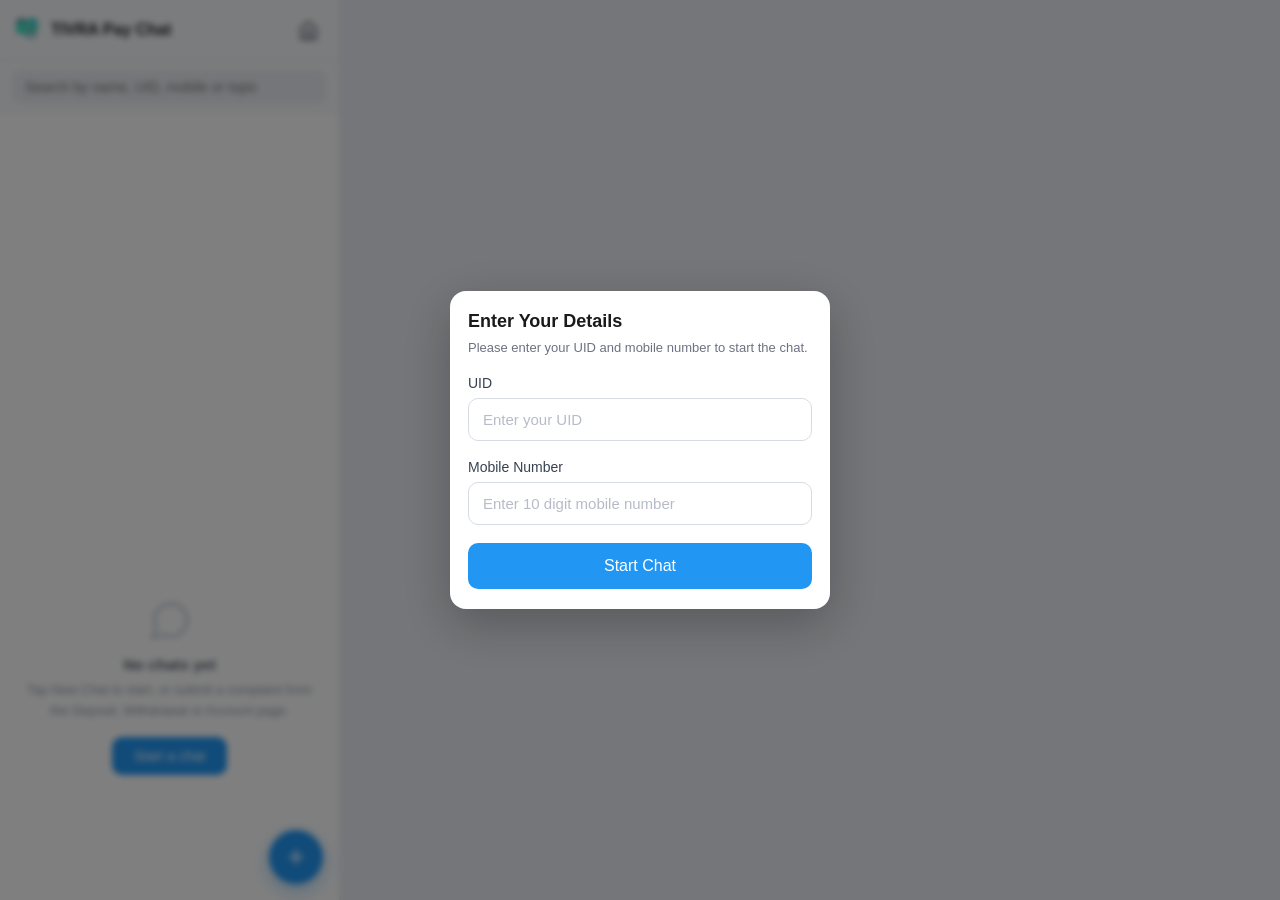
<file: chat.html>
<!DOCTYPE html>
<html lang="en">
<head>
    <meta charset="UTF-8">
    <meta name="viewport" content="width=device-width, initial-scale=1.0, maximum-scale=1">
    <title>Online Chat - TIVRA Pay</title>
    <link rel="stylesheet" href="style.css">
</head>
<body data-page="chat" class="ms-app">

<div class="messenger" id="messenger">

    <!-- ===== CHAT LIST PANE ===== -->
    <section class="ms-pane ms-list-pane" id="listPane">
        <header class="ms-bar">
            <div class="ms-bar-title">
                <img src="LOGO/logo.png" alt="TIVRA Pay" class="ms-logo">
                <span>TIVRA Pay Chat</span>
            </div>
            <a href="index.html" class="ms-icon-btn" aria-label="Home">
                <svg viewBox="0 0 24 24" fill="none" stroke="currentColor" stroke-width="2" stroke-linecap="round" stroke-linejoin="round">
                    <path d="M3 9l9-7 9 7v11a2 2 0 0 1-2 2H5a2 2 0 0 1-2-2z"/>
                    <polyline points="9 22 9 12 15 12 15 22"/>
                </svg>
            </a>
        </header>

        <div class="ms-search">
            <input type="search" id="chatSearch" placeholder="Search by name, UID, mobile or topic">
        </div>

        <div class="ms-list" id="chatList"></div>

        <div class="ms-empty" id="emptyState" hidden>
            <svg viewBox="0 0 24 24" fill="none" stroke="currentColor" stroke-width="1.5" stroke-linecap="round" stroke-linejoin="round">
                <path d="M21 11.5a8.38 8.38 0 0 1-.9 3.8 8.5 8.5 0 0 1-7.6 4.7 8.38 8.38 0 0 1-3.8-.9L3 21l1.9-5.7a8.38 8.38 0 0 1-.9-3.8 8.5 8.5 0 0 1 4.7-7.6 8.38 8.38 0 0 1 3.8-.9h.5a8.48 8.48 0 0 1 8 8v.5z"/>
            </svg>
            <p class="ms-empty-title">No chats yet</p>
            <p class="ms-empty-sub">Tap New Chat to start, or submit a complaint from the Deposit, Withdrawal or Account page.</p>
            <button type="button" class="ms-primary-btn" id="emptyNewChat">Start a chat</button>
        </div>

        <button type="button" class="ms-fab" id="newChatBtn" aria-label="New chat">
            <svg viewBox="0 0 24 24" fill="none" stroke="currentColor" stroke-width="2.2" stroke-linecap="round">
                <line x1="12" y1="5" x2="12" y2="19"/>
                <line x1="5" y1="12" x2="19" y2="12"/>
            </svg>
        </button>
    </section>

    <!-- ===== CONVERSATION PANE ===== -->
    <section class="ms-pane ms-chat-pane" id="chatPane" hidden>
        <header class="ms-bar ms-topbar">
            <button type="button" class="ms-icon-btn" id="backBtn" aria-label="Back">
                <svg viewBox="0 0 24 24" fill="none" stroke="currentColor" stroke-width="2.2" stroke-linecap="round" stroke-linejoin="round">
                    <polyline points="15 18 9 12 15 6"/>
                </svg>
            </button>

            <button type="button" class="ms-peer" id="peerBtn">
                <span class="ms-avatar" id="peerAvatar">?</span>
                <span class="ms-peer-text">
                    <span class="ms-peer-name" id="peerName">Chat</span>
                    <span class="ms-peer-status" id="peerStatus"></span>
                </span>
            </button>

            <button type="button" class="ms-auto-chip" id="autoChip">Auto: On</button>

            <button type="button" class="ms-icon-btn" id="chatMenuBtn" aria-label="Chat options">
                <svg viewBox="0 0 24 24" fill="currentColor">
                    <circle cx="12" cy="5" r="2"/>
                    <circle cx="12" cy="12" r="2"/>
                    <circle cx="12" cy="19" r="2"/>
                </svg>
            </button>
        </header>

        <div class="ms-messages" id="messages"></div>

        <div class="ms-attach-menu" id="attachMenu" hidden>
            <button type="button" class="ms-attach-item" data-attach="image">
                <span class="ms-attach-ic img">
                    <svg viewBox="0 0 24 24" fill="none" stroke="currentColor" stroke-width="1.8" stroke-linecap="round" stroke-linejoin="round">
                        <rect x="3" y="3" width="18" height="18" rx="3"/>
                        <circle cx="8.5" cy="8.5" r="1.5"/>
                        <polyline points="21 15 16 10 5 21"/>
                    </svg>
                </span>
                <span>Image</span>
            </button>
            <button type="button" class="ms-attach-item" data-attach="file">
                <span class="ms-attach-ic doc">
                    <svg viewBox="0 0 24 24" fill="none" stroke="currentColor" stroke-width="1.8" stroke-linecap="round" stroke-linejoin="round">
                        <path d="M14 2H6a2 2 0 0 0-2 2v16a2 2 0 0 0 2 2h12a2 2 0 0 0 2-2V8z"/>
                        <polyline points="14 2 14 8 20 8"/>
                        <line x1="16" y1="13" x2="8" y2="13"/>
                        <line x1="16" y1="17" x2="8" y2="17"/>
                    </svg>
                </span>
                <span>File</span>
            </button>
        </div>

        <footer class="ms-composer">
            <button type="button" class="ms-icon-btn" id="attachBtn" aria-label="Attach">
                <svg viewBox="0 0 24 24" fill="none" stroke="currentColor" stroke-width="2" stroke-linecap="round" stroke-linejoin="round">
                    <path d="M21.44 11.05l-9.19 9.19a6 6 0 0 1-8.49-8.49l9.19-9.19a4 4 0 0 1 5.66 5.66l-9.2 9.19a2 2 0 0 1-2.83-2.83l8.49-8.48"/>
                </svg>
            </button>
            <input type="text" id="messageInput" placeholder="Type a message" autocomplete="off">
            <button type="button" class="ms-send-btn" id="sendBtn" aria-label="Send">
                <svg viewBox="0 0 24 24" fill="none" stroke="currentColor" stroke-width="2" stroke-linecap="round" stroke-linejoin="round">
                    <line x1="22" y1="2" x2="11" y2="13"/>
                    <polygon points="22 2 15 22 11 13 2 9 22 2"/>
                </svg>
            </button>
        </footer>

        <input type="file" id="imageInput" accept="image/*" hidden>
        <input type="file" id="fileInput" accept=".pdf,.doc,.docx,.xls,.xlsx,.txt,.zip,.csv" hidden>
    </section>

</div>

<!-- ===== IDENTITY GATE ===== -->
<div class="modal-overlay" id="gatePopup">
    <div class="modal-box gate-box">
        <h2>Enter Your Details</h2>
        <p class="modal-sub">Please enter your UID and mobile number to start the chat.</p>
        <form id="gateForm" novalidate>
            <div class="field">
                <label for="gateUid">UID</label>
                <input type="text" id="gateUid" placeholder="Enter your UID" autocomplete="off" spellcheck="false">
                <small class="err"></small>
            </div>
            <div class="field">
                <label for="gatePhone">Mobile Number</label>
                <input type="tel" id="gatePhone" placeholder="Enter 10 digit mobile number" maxlength="10" inputmode="numeric" autocomplete="tel">
                <small class="err"></small>
            </div>
            <button type="submit" class="submit-btn">Start Chat</button>
        </form>
    </div>
</div>

<!-- ===== NEW CHAT ===== -->
<div class="modal-overlay" id="newChatPopup" hidden>
    <div class="modal-box">
        <div class="ms-modal-head">
            <h2>New Chat</h2>
            <button type="button" class="icon-close" data-close="newChatPopup" aria-label="Close">
                <svg viewBox="0 0 24 24" fill="none" stroke="currentColor" stroke-width="2.2" stroke-linecap="round">
                    <line x1="18" y1="6" x2="6" y2="18"/>
                    <line x1="6" y1="6" x2="18" y2="18"/>
                </svg>
            </button>
        </div>
        <form id="newChatForm" novalidate>
            <div class="field">
                <label for="newChatTopic">Topic</label>
                <select id="newChatTopic">
                    <option>Deposit Problem</option>
                    <option>Withdrawal Problem</option>
                    <option>Account Verification Problem</option>
                    <option>General Query</option>
                </select>
            </div>
            <div class="field">
                <label for="newChatText">Message</label>
                <textarea id="newChatText" rows="3" placeholder="Describe your issue"></textarea>
                <small class="err"></small>
            </div>
            <button type="submit" class="submit-btn">Start Chat</button>
        </form>
    </div>
</div>

<!-- ===== CHAT INFO ===== -->
<div class="modal-overlay" id="infoPopup" hidden>
    <div class="modal-box">
        <div class="ms-modal-head">
            <h2>Chat Info</h2>
            <button type="button" class="icon-close" data-close="infoPopup" aria-label="Close">
                <svg viewBox="0 0 24 24" fill="none" stroke="currentColor" stroke-width="2.2" stroke-linecap="round">
                    <line x1="18" y1="6" x2="6" y2="18"/>
                    <line x1="6" y1="6" x2="18" y2="18"/>
                </svg>
            </button>
        </div>
        <div class="ms-info-hero">
            <span class="ms-avatar lg" id="infoAvatar">?</span>
            <div class="ms-info-name" id="infoName">Chat</div>
            <div class="ms-info-topic" id="infoTopic"></div>
        </div>
        <div class="detail-facts" id="infoFacts"></div>
        <div class="ms-info-actions">
            <button type="button" class="ms-info-btn" id="infoEditBtn">
                <svg viewBox="0 0 24 24" fill="none" stroke="currentColor" stroke-width="1.9" stroke-linecap="round" stroke-linejoin="round">
                    <path d="M11 4H4a2 2 0 0 0-2 2v14a2 2 0 0 0 2 2h14a2 2 0 0 0 2-2v-7"/>
                    <path d="M18.5 2.5a2.12 2.12 0 0 1 3 3L12 15l-4 1 1-4z"/>
                </svg>
                Edit Chat
            </button>
            <button type="button" class="ms-info-btn danger" id="infoDeleteBtn">
                <svg viewBox="0 0 24 24" fill="none" stroke="currentColor" stroke-width="1.9" stroke-linecap="round" stroke-linejoin="round">
                    <polyline points="3 6 5 6 21 6"/>
                    <path d="M19 6l-1 14a2 2 0 0 1-2 2H8a2 2 0 0 1-2-2L5 6"/>
                    <path d="M10 11v6M14 11v6"/>
                </svg>
                Delete Chat
            </button>
        </div>
    </div>
</div>

<!-- ===== EDIT CHAT ===== -->
<div class="modal-overlay" id="editPopup" hidden>
    <div class="modal-box">
        <div class="ms-modal-head">
            <h2>Edit Chat</h2>
            <button type="button" class="icon-close" data-close="editPopup" aria-label="Close">
                <svg viewBox="0 0 24 24" fill="none" stroke="currentColor" stroke-width="2.2" stroke-linecap="round">
                    <line x1="18" y1="6" x2="6" y2="18"/>
                    <line x1="6" y1="6" x2="18" y2="18"/>
                </svg>
            </button>
        </div>
        <form id="editForm" novalidate>
            <div class="field">
                <label for="editName">Name</label>
                <input type="text" id="editName" placeholder="Enter name">
                <small class="err"></small>
            </div>
            <div class="field">
                <label for="editUid">UID</label>
                <input type="text" id="editUid" placeholder="Enter UID">
                <small class="err"></small>
            </div>
            <div class="field">
                <label for="editPhone">Mobile Number</label>
                <input type="tel" id="editPhone" maxlength="10" inputmode="numeric" placeholder="Enter mobile">
                <small class="err"></small>
            </div>
            <div class="field" id="editAmountField">
                <label for="editAmount">Amount</label>
                <input type="text" id="editAmount" inputmode="decimal" placeholder="Enter amount">
            </div>
            <div class="field">
                <label for="editIssue">Topic</label>
                <select id="editIssue">
                    <option>Deposit Problem</option>
                    <option>Withdrawal Problem</option>
                    <option>Account Verification Problem</option>
                    <option>General Query</option>
                </select>
            </div>
            <button type="submit" class="submit-btn">Save Changes</button>
        </form>
    </div>
</div>

<!-- ===== MESSAGE ACTIONS ===== -->
<div class="sheet-overlay" id="msgSheet" hidden>
    <div class="ms-sheet">
        <div class="ms-sheet-head" id="msgSheetHead">Message</div>
        <button type="button" class="ms-sheet-item" data-sheet="reply">
            <svg viewBox="0 0 24 24" fill="none" stroke="currentColor" stroke-width="1.9" stroke-linecap="round" stroke-linejoin="round">
                <polyline points="9 17 4 12 9 7"/>
                <path d="M20 18v-2a4 4 0 0 0-4-4H4"/>
            </svg>
            Reply
        </button>
        <button type="button" class="ms-sheet-item" data-sheet="edit">
            <svg viewBox="0 0 24 24" fill="none" stroke="currentColor" stroke-width="1.9" stroke-linecap="round" stroke-linejoin="round">
                <path d="M11 4H4a2 2 0 0 0-2 2v14a2 2 0 0 0 2 2h14a2 2 0 0 0 2-2v-7"/>
                <path d="M18.5 2.5a2.12 2.12 0 0 1 3 3L12 15l-4 1 1-4z"/>
            </svg>
            Edit
        </button>
        <button type="button" class="ms-sheet-item danger" data-sheet="delete">
            <svg viewBox="0 0 24 24" fill="none" stroke="currentColor" stroke-width="1.9" stroke-linecap="round" stroke-linejoin="round">
                <polyline points="3 6 5 6 21 6"/>
                <path d="M19 6l-1 14a2 2 0 0 1-2 2H8a2 2 0 0 1-2-2L5 6"/>
            </svg>
            Delete
        </button>
        <button type="button" class="ms-sheet-item cancel" data-sheet="cancel">Cancel</button>
    </div>
</div>

<!-- ===== EDIT MESSAGE ===== -->
<div class="modal-overlay" id="editMsgPopup" hidden>
    <div class="modal-box">
        <div class="ms-modal-head">
            <h2>Edit Message</h2>
            <button type="button" class="icon-close" data-close="editMsgPopup" aria-label="Close">
                <svg viewBox="0 0 24 24" fill="none" stroke="currentColor" stroke-width="2.2" stroke-linecap="round">
                    <line x1="18" y1="6" x2="6" y2="18"/>
                    <line x1="6" y1="6" x2="18" y2="18"/>
                </svg>
            </button>
        </div>
        <form id="editMsgForm" novalidate>
            <div class="field">
                <label for="editMsgText">Message</label>
                <textarea id="editMsgText" rows="3"></textarea>
                <small class="err"></small>
            </div>
            <button type="submit" class="submit-btn">Update</button>
        </form>
    </div>
</div>

<!-- ===== CONFIRM ===== -->
<div class="modal-overlay" id="confirmPopup" hidden>
    <div class="modal-box confirm-box">
        <h2 id="confirmTitle">Are you sure?</h2>
        <p class="modal-sub" id="confirmText">This action cannot be undone.</p>
        <div class="confirm-actions">
            <button type="button" class="ghost-btn" data-close="confirmPopup">Cancel</button>
            <button type="button" class="submit-btn danger-btn" id="confirmOk">Delete</button>
        </div>
    </div>
</div>

<!-- ===== IMAGE LIGHTBOX ===== -->
<div class="lightbox" id="lightbox" hidden>
    <div class="lightbox-inner">
        <div class="lightbox-bar">
            <span class="lightbox-name" id="lightboxName">Image</span>
            <div class="lightbox-tools">
                <a class="lightbox-btn" id="lightboxDownload" download="image.jpg">
                    <svg viewBox="0 0 24 24" fill="none" stroke="currentColor" stroke-width="2" stroke-linecap="round" stroke-linejoin="round">
                        <path d="M21 15v4a2 2 0 0 1-2 2H5a2 2 0 0 1-2-2v-4"/>
                        <polyline points="7 10 12 15 17 10"/>
                        <line x1="12" y1="15" x2="12" y2="3"/>
                    </svg>
                    Download
                </a>
                <button type="button" class="lightbox-btn" id="lightboxClose">
                    <svg viewBox="0 0 24 24" fill="none" stroke="currentColor" stroke-width="2.2" stroke-linecap="round">
                        <line x1="18" y1="6" x2="6" y2="18"/>
                        <line x1="6" y1="6" x2="18" y2="18"/>
                    </svg>
                    Close
                </button>
            </div>
        </div>
        <div class="lightbox-stage">
            <img id="lightboxImg" alt="Full view">
        </div>
    </div>
</div>

<!-- ===== TOAST ===== -->
<div class="toast" id="toast" hidden></div>

<script src="script.js"></script>
<script src="chat.js"></script>
</body>
</html>
</file>
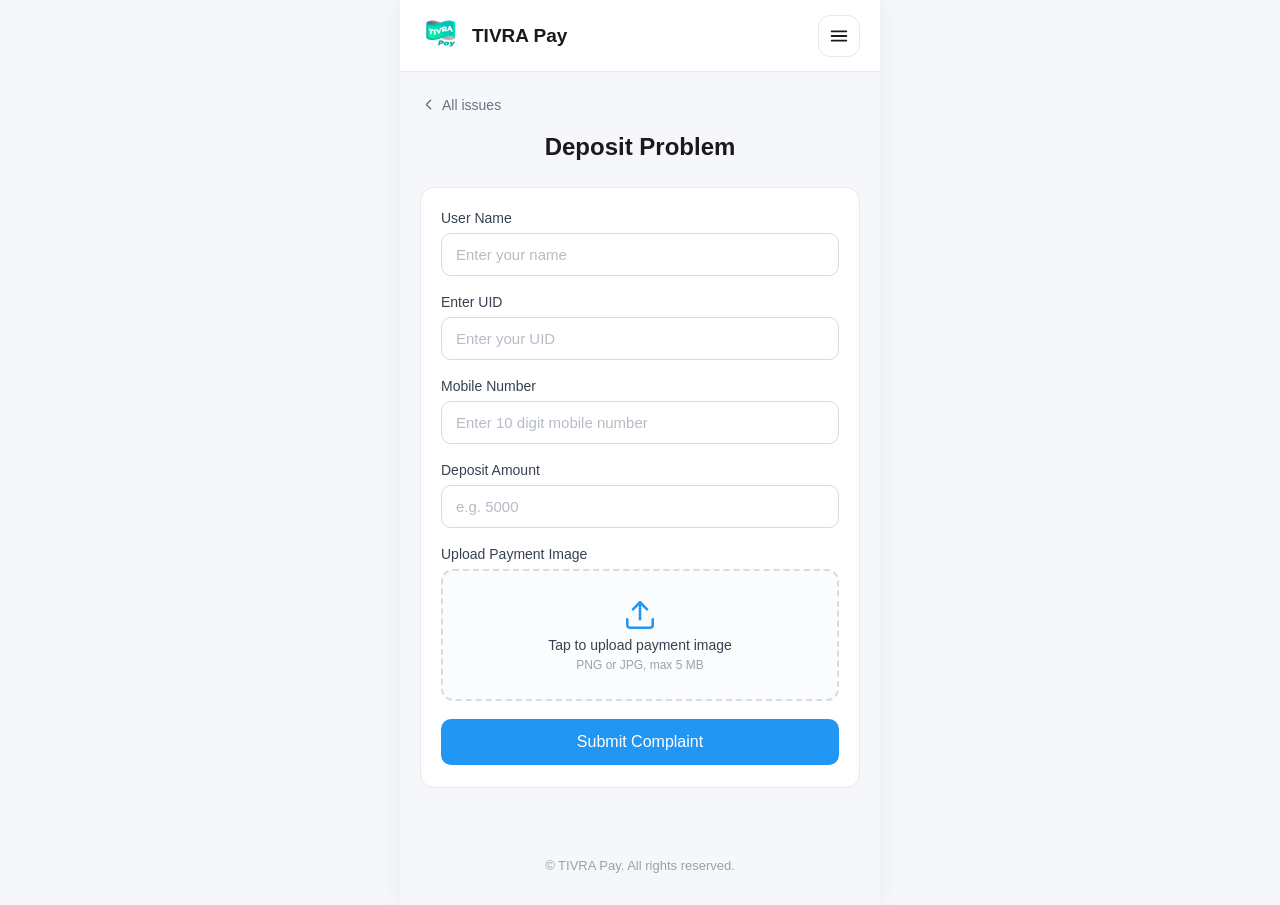
<file: deposit.html>
﻿<!DOCTYPE html>
<html lang="en">
<head>
    <meta charset="UTF-8">
    <meta name="viewport" content="width=device-width, initial-scale=1.0">
    <title>Deposit Problem - TIVRA Pay Help Center</title>
    <link rel="stylesheet" href="style.css">
</head>
<body data-page="deposit">

    <header class="site-header">
        <div class="header-inner">
            <a href="index.html" class="brand">
                <img src="LOGO/logo.png" alt="TIVRA Pay" class="brand-logo">
                <span class="brand-name">TIVRA Pay</span>
            </a>
            <button class="menu-btn" id="menuBtn" aria-label="Open menu" aria-expanded="false" aria-controls="menuDrawer">
                <svg viewBox="0 0 24 24" fill="none" stroke="currentColor" stroke-width="2" stroke-linecap="round">
                    <line x1="4" y1="7" x2="20" y2="7"/>
                    <line x1="4" y1="12" x2="20" y2="12"/>
                    <line x1="4" y1="17" x2="20" y2="17"/>
                </svg>
            </button>
        </div>
    </header>

    <main class="page-wrap">

        <a href="index.html" class="back-link">
            <svg viewBox="0 0 24 24" fill="none" stroke="currentColor" stroke-width="2" stroke-linecap="round" stroke-linejoin="round">
                <polyline points="15 18 9 12 15 6"/>
            </svg>
            All issues
        </a>

        <section class="page-hero">
            <h1>Deposit Problem</h1>
        </section>

        <form class="support-form" id="supportForm" data-issue="Deposit Problem" novalidate>

            <div class="field">
                <label for="fullName">User Name</label>
                <input type="text" id="fullName" placeholder="Enter your name" autocomplete="name">
                <small class="err"></small>
            </div>

            <div class="field">
                <label for="uid">Enter UID</label>
                <input type="text" id="uid" placeholder="Enter your UID" autocomplete="off" spellcheck="false">
                <small class="err"></small>
            </div>

            <div class="field">
                <label for="phone">Mobile Number</label>
                <input type="tel" id="phone" placeholder="Enter 10 digit mobile number" maxlength="10" inputmode="numeric" autocomplete="tel">
                <small class="err"></small>
            </div>

            <div class="field">
                <label for="amount">Deposit Amount</label>
                <input type="text" id="amount" placeholder="e.g. 5000" inputmode="decimal">
                <small class="err"></small>
            </div>

            <div class="field">
                <label for="proofImage">Upload Payment Image</label>
                <div class="upload-box" id="uploadBox">
                    <input type="file" id="proofImage" accept="image/*" hidden>
                    <div class="upload-empty" id="uploadEmpty">
                        <svg class="upload-icon" viewBox="0 0 24 24" fill="none" stroke="currentColor" stroke-width="1.8" stroke-linecap="round" stroke-linejoin="round">
                            <path d="M21 15v4a2 2 0 0 1-2 2H5a2 2 0 0 1-2-2v-4"/>
                            <polyline points="17 8 12 3 7 8"/>
                            <line x1="12" y1="3" x2="12" y2="15"/>
                        </svg>
                        <span class="upload-text">Tap to upload payment image</span>
                        <span class="upload-hint">PNG or JPG, max 5 MB</span>
                    </div>
                    <div class="upload-preview" id="uploadPreview" hidden>
                        <img id="previewImg" alt="Uploaded proof preview">
                        <button type="button" class="upload-remove" id="removeImage" aria-label="Remove image">
                            <svg viewBox="0 0 24 24" fill="none" stroke="currentColor" stroke-width="2.2" stroke-linecap="round">
                                <line x1="18" y1="6" x2="6" y2="18"/>
                                <line x1="6" y1="6" x2="18" y2="18"/>
                            </svg>
                        </button>
                    </div>
                </div>
                <small class="err"></small>
            </div>

            <button type="submit" class="submit-btn" id="submitBtn">Submit Complaint</button>
        </form>

    </main>

    <!-- ===== LOADING OVERLAY ===== -->
    <div class="loading-overlay" id="loadingOverlay" hidden>
        <div class="loading-box">
            <div class="spinner" aria-hidden="true"><span></span><span></span><span></span></div>
            <h2>Submitting your complaint</h2>
            <p id="loadingNote">Please wait, do not close this page.</p>
            <div class="progress-track"><div class="progress-fill" id="progressFill"></div></div>
            <span class="countdown" id="countdown">5s</span>
        </div>
    </div>

    <!-- ===== SUCCESS POPUP ===== -->
    <div class="success-popup" id="successPopup" hidden>
        <div class="success-box">
            <div class="check-icon">
                <svg viewBox="0 0 24 24" fill="none" stroke="white" stroke-width="3" stroke-linecap="round" stroke-linejoin="round">
                    <polyline points="5 12 9 16 19 6"/>
                </svg>
            </div>
            <h2>Complaint Submitted</h2>
            <p id="successNote">Your complaint is submitted. Please wait 30 minutes, then your problem will be fixed.</p>
            <button class="done-btn" id="doneBtn">Close</button>
        </div>
    </div>

    <footer class="site-footer">
        <p>&copy; TIVRA Pay. All rights reserved.</p>
    </footer>

    
    <!-- ===== MENU DRAWER ===== -->
    <div class="menu-overlay" id="menuOverlay"></div>
    <aside class="menu-drawer" id="menuDrawer" aria-hidden="true" aria-label="Menu">
        <div class="drawer-head">
            <span class="drawer-title">
                <img src="LOGO/logo.png" alt="">
                TIVRA Pay
            </span>
            <button class="drawer-close" id="menuClose" aria-label="Close menu">
                <svg viewBox="0 0 24 24" fill="none" stroke="currentColor" stroke-width="2.2" stroke-linecap="round">
                    <line x1="18" y1="6" x2="6" y2="18"/>
                    <line x1="6" y1="6" x2="18" y2="18"/>
                </svg>
            </button>
        </div>
        <nav class="drawer-nav">
            <a href="terms.html" class="drawer-link"><span class="drawer-icon"><svg class="" viewBox="0 0 24 24" fill="none" stroke="currentColor" stroke-width="2" stroke-linecap="round" stroke-linejoin="round" aria-hidden="true"><path d="M14 2H6a2 2 0 0 0-2 2v16a2 2 0 0 0 2 2h12a2 2 0 0 0 2-2V8z"/><polyline points="14 2 14 8 20 8"/><line x1="16" y1="13" x2="8" y2="13"/><line x1="16" y1="17" x2="8" y2="17"/></svg></span> Terms &amp; Conditions</a>
            <a href="privacy.html" class="drawer-link"><span class="drawer-icon"><svg class="" viewBox="0 0 24 24" fill="none" stroke="currentColor" stroke-width="2" stroke-linecap="round" stroke-linejoin="round" aria-hidden="true"><rect x="3" y="11" width="18" height="11" rx="2"/><path d="M7 11V7a5 5 0 0 1 10 0v4"/></svg></span> Privacy Policy</a>
            <a href="about.html" class="drawer-link"><span class="drawer-icon"><svg class="" viewBox="0 0 24 24" fill="none" stroke="currentColor" stroke-width="2" stroke-linecap="round" stroke-linejoin="round" aria-hidden="true"><circle cx="12" cy="12" r="10"/><line x1="12" y1="16" x2="12" y2="12"/><line x1="12" y1="8" x2="12.01" y2="8"/></svg></span> About</a>
        </nav>
        <div class="drawer-foot">TIVRA Pay Help Center</div>
    </aside>

    <script src="script.js"></script>
    <script src="menu.js"></script>
</body>
</html>
</file>
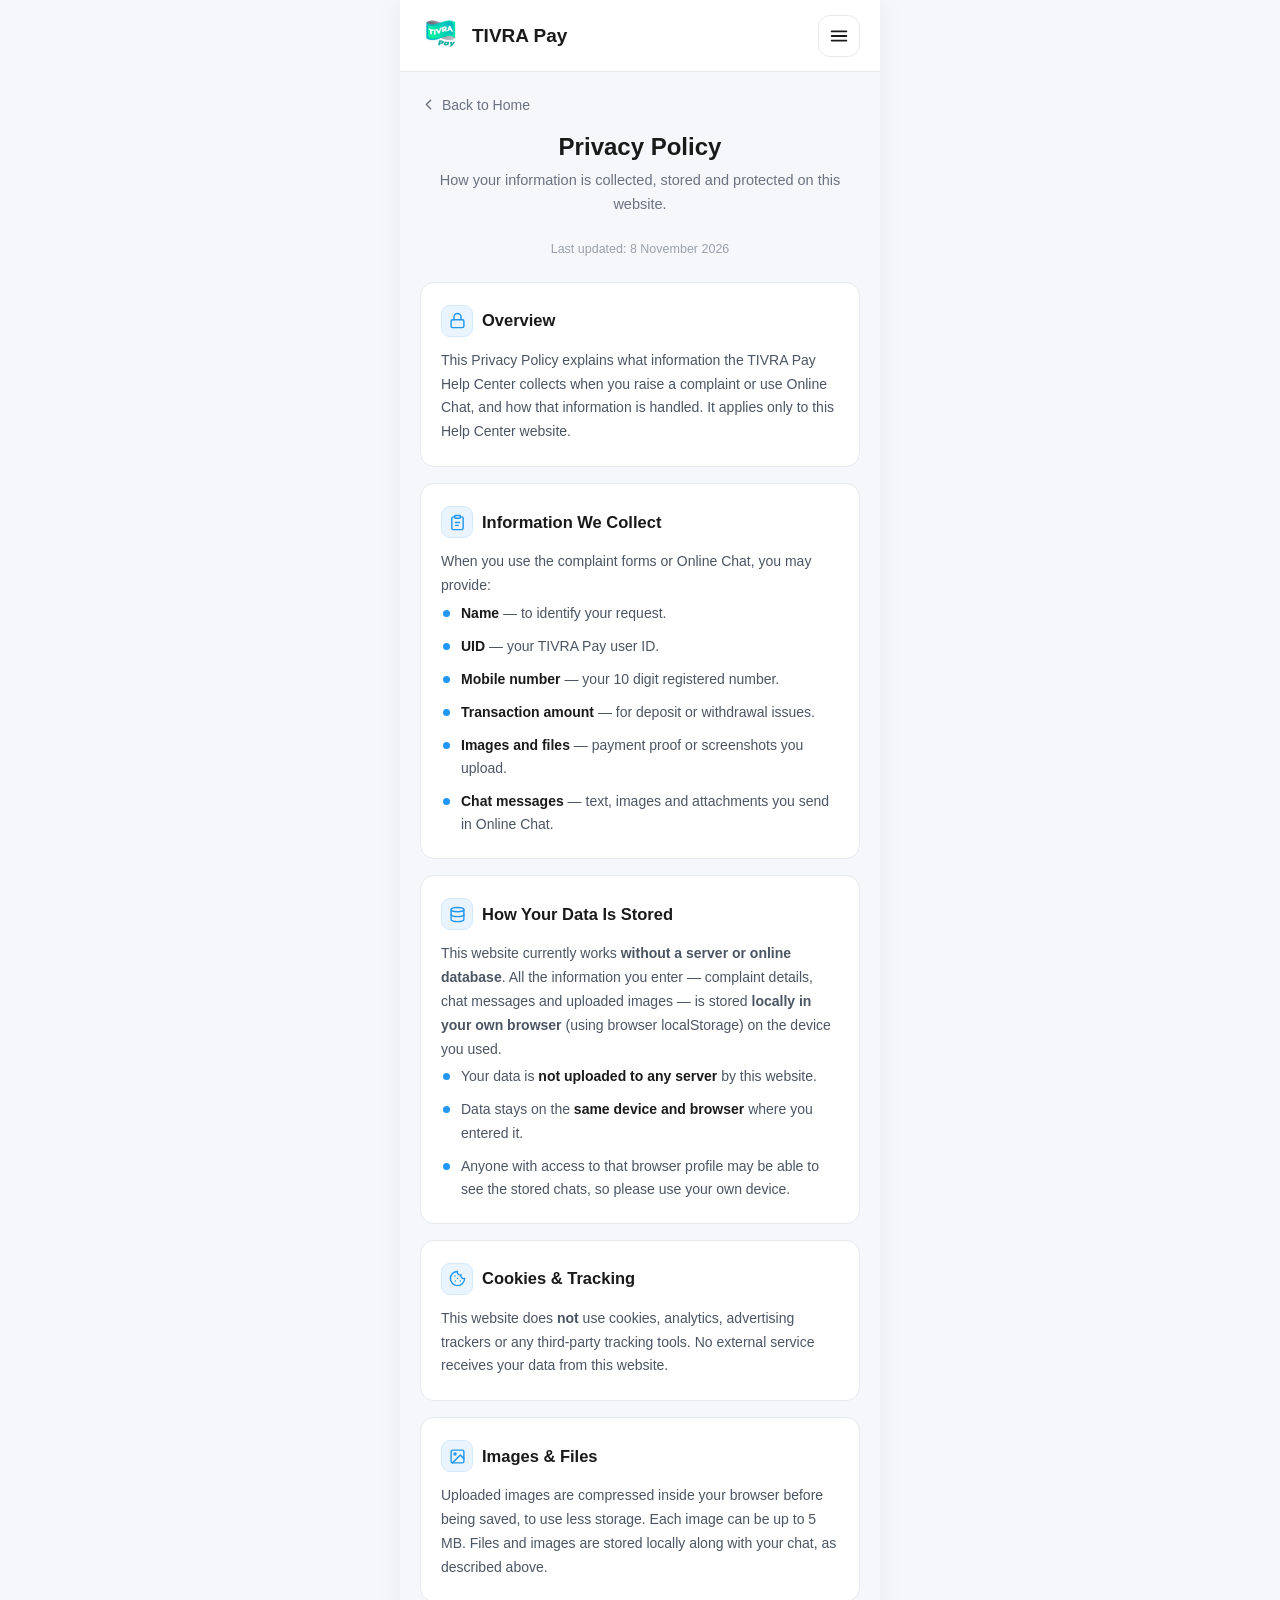
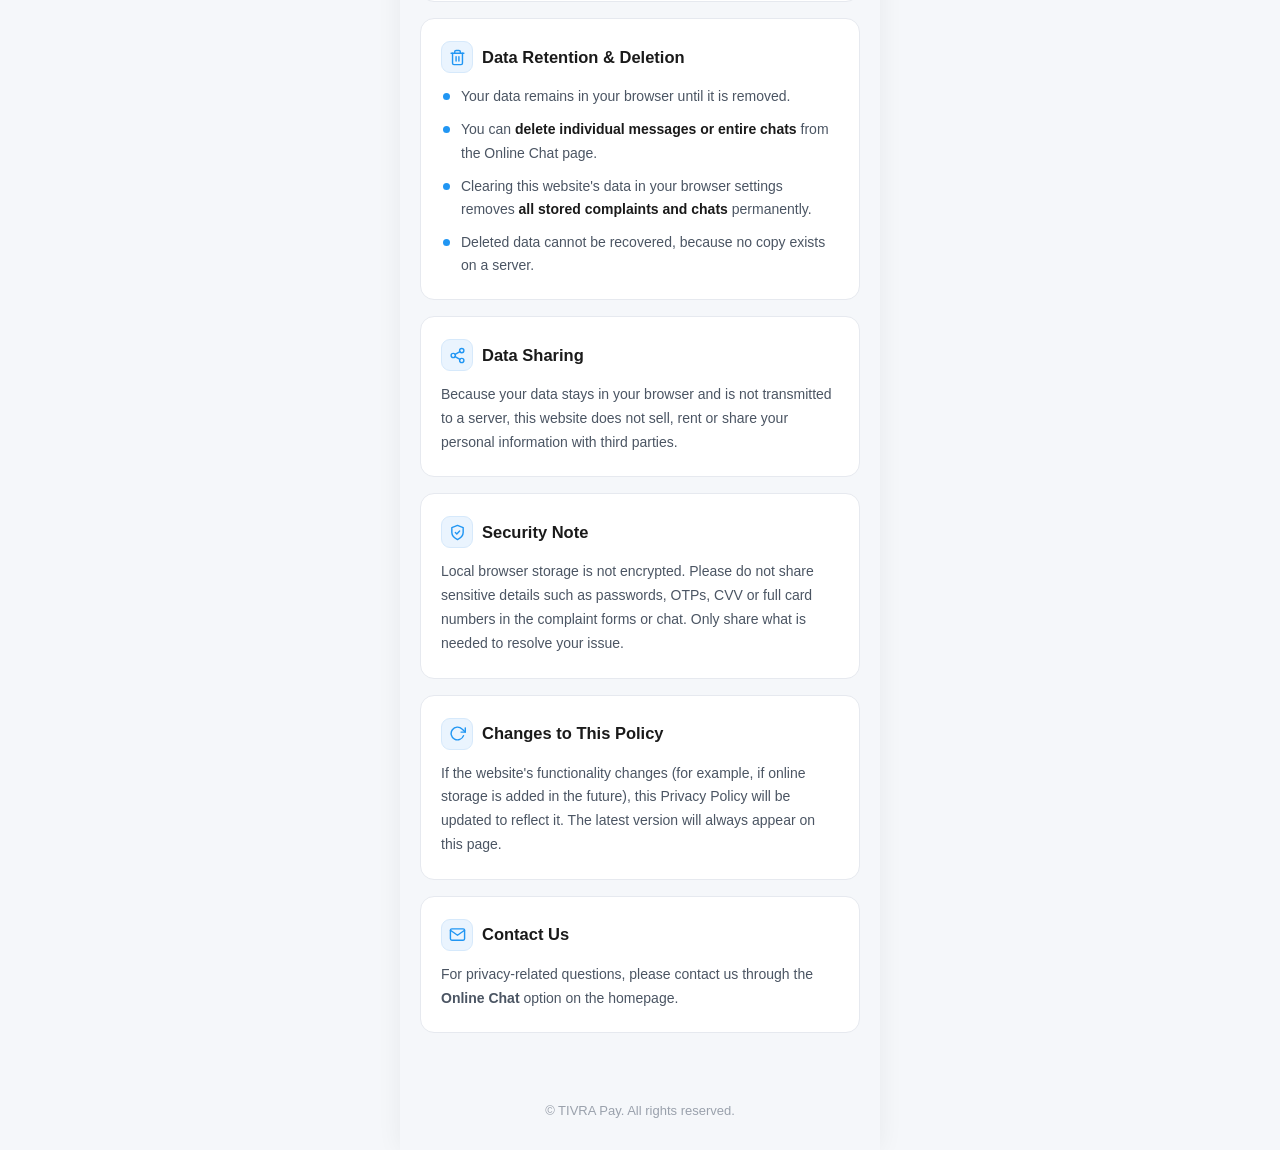
<file: privacy.html>
<!DOCTYPE html>
<html lang="en">
<head>
    <meta charset="UTF-8">
    <meta name="viewport" content="width=device-width, initial-scale=1.0">
    <title>Privacy Policy - TIVRA Pay</title>
    <link rel="stylesheet" href="style.css">
</head>
<body data-page="privacy">

    <!-- ===== HEADER ===== -->
    <header class="site-header">
        <div class="header-inner">
            <a href="index.html" class="brand">
                <img src="LOGO/logo.png" alt="TIVRA Pay" class="brand-logo">
                <span class="brand-name">TIVRA Pay</span>
            </a>
            <button class="menu-btn" id="menuBtn" aria-label="Open menu" aria-expanded="false" aria-controls="menuDrawer">
                <svg viewBox="0 0 24 24" fill="none" stroke="currentColor" stroke-width="2" stroke-linecap="round">
                    <line x1="4" y1="7" x2="20" y2="7"/>
                    <line x1="4" y1="12" x2="20" y2="12"/>
                    <line x1="4" y1="17" x2="20" y2="17"/>
                </svg>
            </button>
        </div>
    </header>

    <main class="page-wrap">

        <a href="index.html" class="back-link">
            <svg viewBox="0 0 24 24" fill="none" stroke="currentColor" stroke-width="2" stroke-linecap="round" stroke-linejoin="round">
                <polyline points="15 18 9 12 15 6"/>
            </svg>
            Back to Home
        </a>

        <section class="page-hero">
            <h1>Privacy Policy</h1>
            <p>How your information is collected, stored and protected on this website.</p>
        </section>

        <p class="info-updated">Last updated: 8 November 2026</p>

        <div class="info-content">
            <section class="info-card">
                <h2><span class="info-icon"><svg class="" viewBox="0 0 24 24" fill="none" stroke="currentColor" stroke-width="2" stroke-linecap="round" stroke-linejoin="round" aria-hidden="true"><rect x="3" y="11" width="18" height="11" rx="2"/><path d="M7 11V7a5 5 0 0 1 10 0v4"/></svg></span> Overview</h2>
                <p>This Privacy Policy explains what information the TIVRA Pay Help Center collects when you raise a complaint or use Online Chat, and how that information is handled. It applies only to this Help Center website.</p>
            </section>
            <section class="info-card">
                <h2><span class="info-icon"><svg class="" viewBox="0 0 24 24" fill="none" stroke="currentColor" stroke-width="2" stroke-linecap="round" stroke-linejoin="round" aria-hidden="true"><path d="M16 4h2a2 2 0 0 1 2 2v14a2 2 0 0 1-2 2H6a2 2 0 0 1-2-2V6a2 2 0 0 1 2-2h2"/><rect x="8" y="2" width="8" height="4" rx="1"/><path d="M9 12h6"/><path d="M9 16h4"/></svg></span> Information We Collect</h2>
                <p>When you use the complaint forms or Online Chat, you may provide:</p>
                <ul class="info-list">
                    <li><strong>Name</strong> — to identify your request.</li>
                    <li><strong>UID</strong> — your TIVRA Pay user ID.</li>
                    <li><strong>Mobile number</strong> — your 10 digit registered number.</li>
                    <li><strong>Transaction amount</strong> — for deposit or withdrawal issues.</li>
                    <li><strong>Images and files</strong> — payment proof or screenshots you upload.</li>
                    <li><strong>Chat messages</strong> — text, images and attachments you send in Online Chat.</li>
                </ul>
            </section>
            <section class="info-card">
                <h2><span class="info-icon"><svg class="" viewBox="0 0 24 24" fill="none" stroke="currentColor" stroke-width="2" stroke-linecap="round" stroke-linejoin="round" aria-hidden="true"><ellipse cx="12" cy="5" rx="9" ry="3"/><path d="M21 12c0 1.66-4 3-9 3s-9-1.34-9-3"/><path d="M3 5v14c0 1.66 4 3 9 3s9-1.34 9-3V5"/></svg></span> How Your Data Is Stored</h2>
                <p>This website currently works <strong>without a server or online database</strong>. All the information you enter — complaint details, chat messages and uploaded images — is stored <strong>locally in your own browser</strong> (using browser localStorage) on the device you used.</p>
                <ul class="info-list">
                    <li>Your data is <strong>not uploaded to any server</strong> by this website.</li>
                    <li>Data stays on the <strong>same device and browser</strong> where you entered it.</li>
                    <li>Anyone with access to that browser profile may be able to see the stored chats, so please use your own device.</li>
                </ul>
            </section>
            <section class="info-card">
                <h2><span class="info-icon"><svg class="" viewBox="0 0 24 24" fill="none" stroke="currentColor" stroke-width="2" stroke-linecap="round" stroke-linejoin="round" aria-hidden="true"><path d="M12 2a10 10 0 1 0 10 10 4 4 0 0 1-5-5 4 4 0 0 1-5-5Z"/><path d="M8.5 8.5v.01"/><path d="M16 15.5v.01"/><path d="M12 12v.01"/><path d="M9 15.5v.01"/></svg></span> Cookies &amp; Tracking</h2>
                <p>This website does <strong>not</strong> use cookies, analytics, advertising trackers or any third-party tracking tools. No external service receives your data from this website.</p>
            </section>
            <section class="info-card">
                <h2><span class="info-icon"><svg class="" viewBox="0 0 24 24" fill="none" stroke="currentColor" stroke-width="2" stroke-linecap="round" stroke-linejoin="round" aria-hidden="true"><rect x="3" y="3" width="18" height="18" rx="2"/><circle cx="8.5" cy="8.5" r="1.5"/><polyline points="21 15 16 10 5 21"/></svg></span> Images &amp; Files</h2>
                <p>Uploaded images are compressed inside your browser before being saved, to use less storage. Each image can be up to 5 MB. Files and images are stored locally along with your chat, as described above.</p>
            </section>
            <section class="info-card">
                <h2><span class="info-icon"><svg class="" viewBox="0 0 24 24" fill="none" stroke="currentColor" stroke-width="2" stroke-linecap="round" stroke-linejoin="round" aria-hidden="true"><polyline points="3 6 5 6 21 6"/><path d="M19 6v14a2 2 0 0 1-2 2H7a2 2 0 0 1-2-2V6m3 0V4a2 2 0 0 1 2-2h4a2 2 0 0 1 2 2v2"/><line x1="10" y1="11" x2="10" y2="17"/><line x1="14" y1="11" x2="14" y2="17"/></svg></span> Data Retention &amp; Deletion</h2>
                <ul class="info-list">
                    <li>Your data remains in your browser until it is removed.</li>
                    <li>You can <strong>delete individual messages or entire chats</strong> from the Online Chat page.</li>
                    <li>Clearing this website's data in your browser settings removes <strong>all stored complaints and chats</strong> permanently.</li>
                    <li>Deleted data cannot be recovered, because no copy exists on a server.</li>
                </ul>
            </section>
            <section class="info-card">
                <h2><span class="info-icon"><svg class="" viewBox="0 0 24 24" fill="none" stroke="currentColor" stroke-width="2" stroke-linecap="round" stroke-linejoin="round" aria-hidden="true"><circle cx="18" cy="5" r="3"/><circle cx="6" cy="12" r="3"/><circle cx="18" cy="19" r="3"/><line x1="8.59" y1="13.51" x2="15.42" y2="17.49"/><line x1="15.41" y1="6.51" x2="8.59" y2="10.49"/></svg></span> Data Sharing</h2>
                <p>Because your data stays in your browser and is not transmitted to a server, this website does not sell, rent or share your personal information with third parties.</p>
            </section>
            <section class="info-card">
                <h2><span class="info-icon"><svg class="" viewBox="0 0 24 24" fill="none" stroke="currentColor" stroke-width="2" stroke-linecap="round" stroke-linejoin="round" aria-hidden="true"><path d="M12 22s8-4 8-10V5l-8-3-8 3v7c0 6 8 10 8 10z"/><polyline points="9 12 11 14 15 10"/></svg></span> Security Note</h2>
                <p>Local browser storage is not encrypted. Please do not share sensitive details such as passwords, OTPs, CVV or full card numbers in the complaint forms or chat. Only share what is needed to resolve your issue.</p>
            </section>
            <section class="info-card">
                <h2><span class="info-icon"><svg class="" viewBox="0 0 24 24" fill="none" stroke="currentColor" stroke-width="2" stroke-linecap="round" stroke-linejoin="round" aria-hidden="true"><polyline points="23 4 23 10 17 10"/><path d="M20.49 15a9 9 0 1 1-2.12-9.36L23 10"/></svg></span> Changes to This Policy</h2>
                <p>If the website's functionality changes (for example, if online storage is added in the future), this Privacy Policy will be updated to reflect it. The latest version will always appear on this page.</p>
            </section>
            <section class="info-card">
                <h2><span class="info-icon"><svg class="" viewBox="0 0 24 24" fill="none" stroke="currentColor" stroke-width="2" stroke-linecap="round" stroke-linejoin="round" aria-hidden="true"><path d="M4 4h16c1.1 0 2 .9 2 2v12c0 1.1-.9 2-2 2H4c-1.1 0-2-.9-2-2V6c0-1.1.9-2 2-2z"/><polyline points="22,6 12,13 2,6"/></svg></span> Contact Us</h2>
                <p>For privacy-related questions, please contact us through the <strong>Online Chat</strong> option on the homepage.</p>
            </section>

        </div>

    </main>

    <footer class="site-footer">
        <p>&copy; TIVRA Pay. All rights reserved.</p>
    </footer>

    <!-- ===== MENU DRAWER ===== -->
    <div class="menu-overlay" id="menuOverlay"></div>
    <aside class="menu-drawer" id="menuDrawer" aria-hidden="true" aria-label="Menu">
        <div class="drawer-head">
            <span class="drawer-title">
                <img src="LOGO/logo.png" alt="">
                TIVRA Pay
            </span>
            <button class="drawer-close" id="menuClose" aria-label="Close menu">
                <svg viewBox="0 0 24 24" fill="none" stroke="currentColor" stroke-width="2.2" stroke-linecap="round">
                    <line x1="18" y1="6" x2="6" y2="18"/>
                    <line x1="6" y1="6" x2="18" y2="18"/>
                </svg>
            </button>
        </div>
        <nav class="drawer-nav">
            <a href="terms.html" class="drawer-link"><span class="drawer-icon"><svg class="" viewBox="0 0 24 24" fill="none" stroke="currentColor" stroke-width="2" stroke-linecap="round" stroke-linejoin="round" aria-hidden="true"><path d="M14 2H6a2 2 0 0 0-2 2v16a2 2 0 0 0 2 2h12a2 2 0 0 0 2-2V8z"/><polyline points="14 2 14 8 20 8"/><line x1="16" y1="13" x2="8" y2="13"/><line x1="16" y1="17" x2="8" y2="17"/></svg></span> Terms &amp; Conditions</a>
            <a href="privacy.html" class="drawer-link"><span class="drawer-icon"><svg class="" viewBox="0 0 24 24" fill="none" stroke="currentColor" stroke-width="2" stroke-linecap="round" stroke-linejoin="round" aria-hidden="true"><rect x="3" y="11" width="18" height="11" rx="2"/><path d="M7 11V7a5 5 0 0 1 10 0v4"/></svg></span> Privacy Policy</a>
            <a href="about.html" class="drawer-link"><span class="drawer-icon"><svg class="" viewBox="0 0 24 24" fill="none" stroke="currentColor" stroke-width="2" stroke-linecap="round" stroke-linejoin="round" aria-hidden="true"><circle cx="12" cy="12" r="10"/><line x1="12" y1="16" x2="12" y2="12"/><line x1="12" y1="8" x2="12.01" y2="8"/></svg></span> About</a>
        </nav>
        <div class="drawer-foot">TIVRA Pay Help Center</div>
    </aside>

    <script src="menu.js"></script>
</body>
</html>
</file>
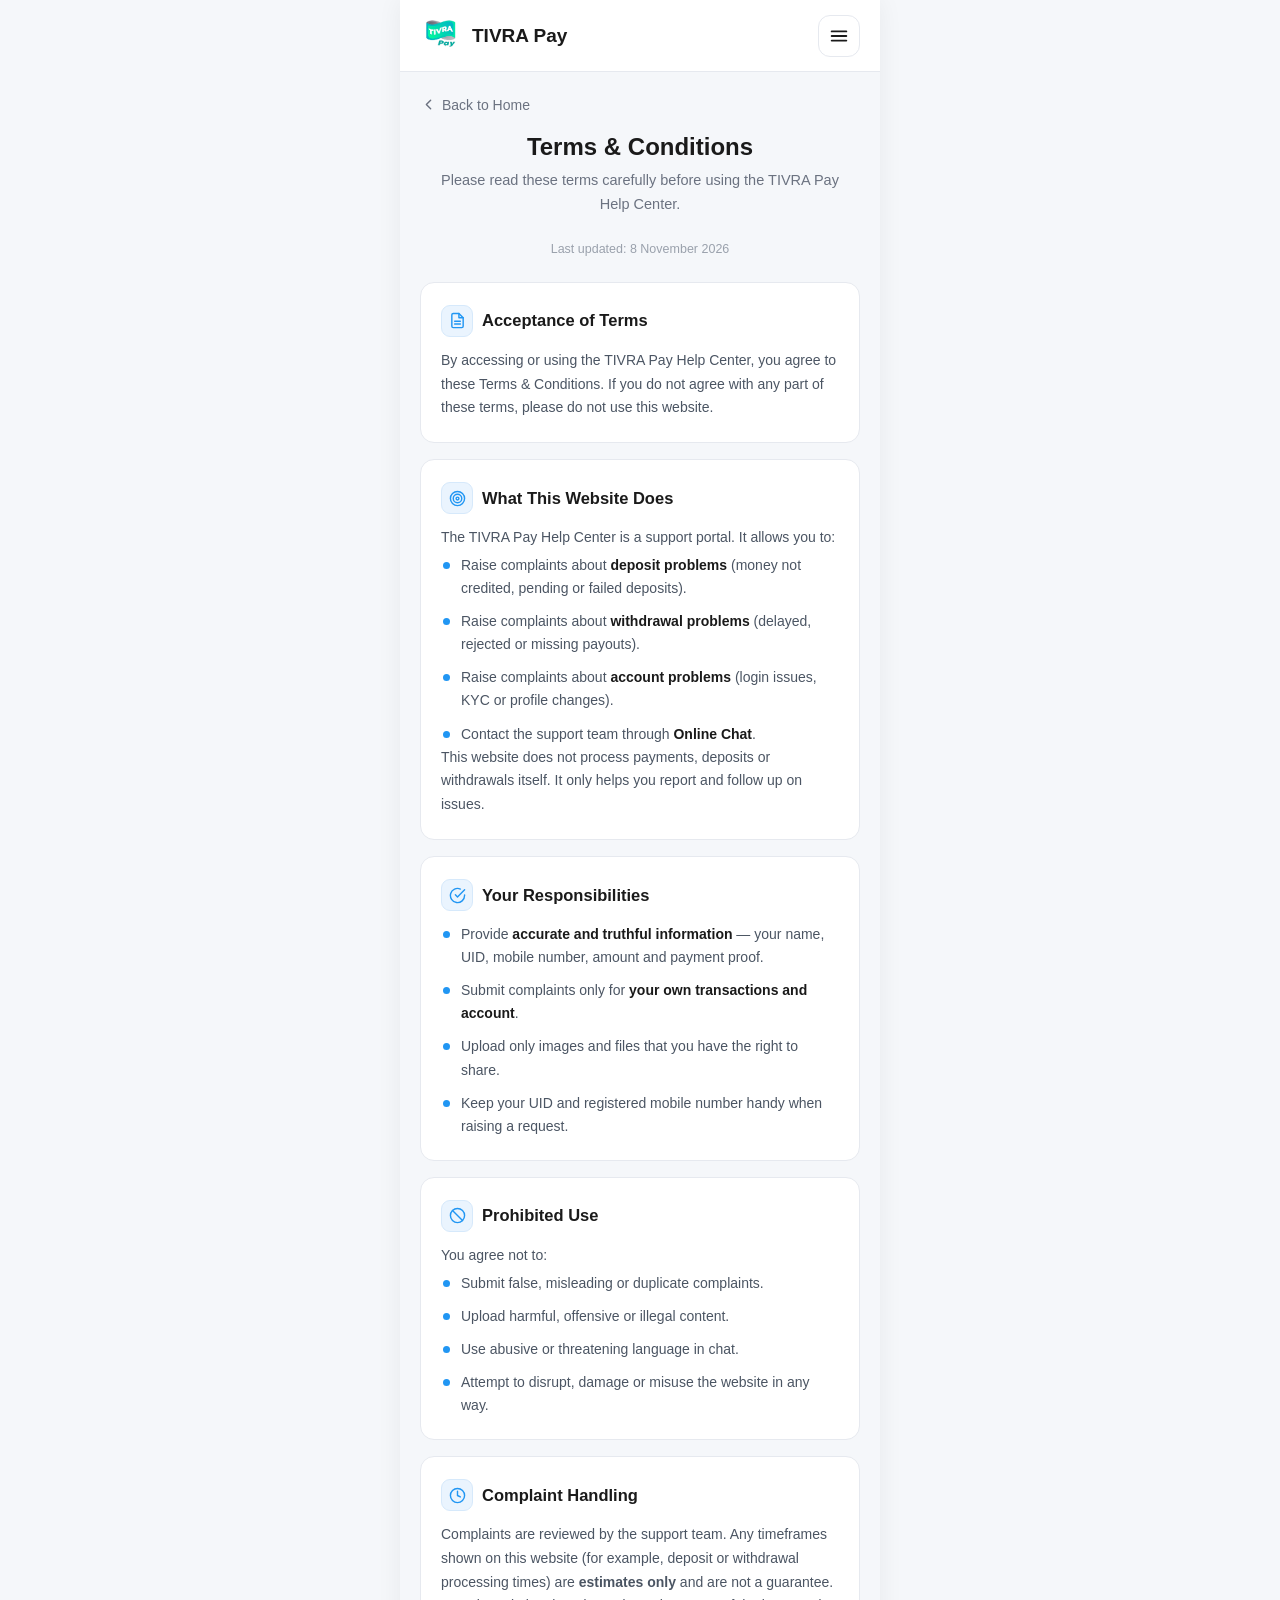
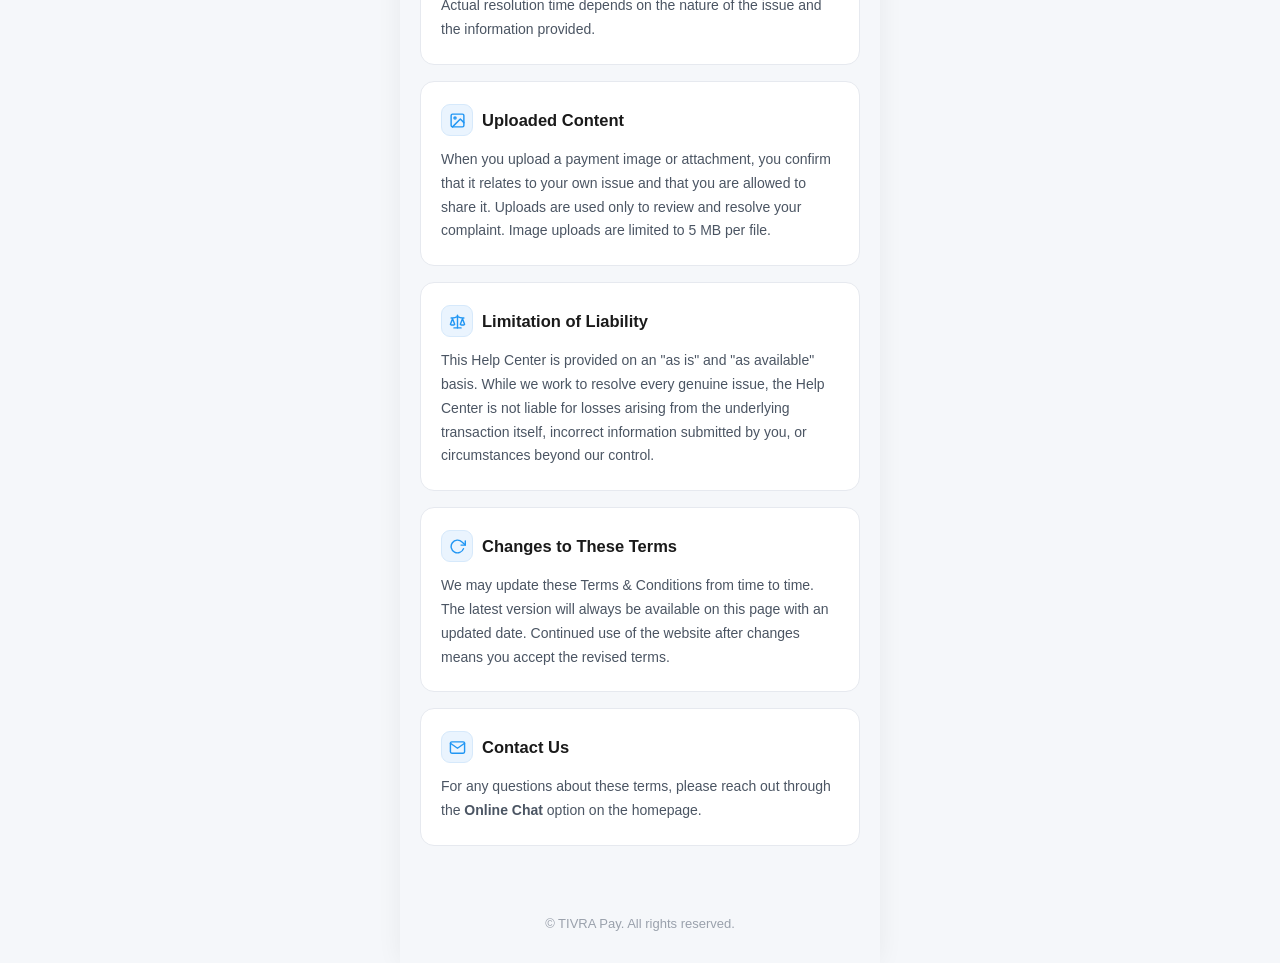
<file: terms.html>
<!DOCTYPE html>
<html lang="en">
<head>
    <meta charset="UTF-8">
    <meta name="viewport" content="width=device-width, initial-scale=1.0">
    <title>Terms &amp; Conditions - TIVRA Pay</title>
    <link rel="stylesheet" href="style.css">
</head>
<body data-page="terms">

    <!-- ===== HEADER ===== -->
    <header class="site-header">
        <div class="header-inner">
            <a href="index.html" class="brand">
                <img src="LOGO/logo.png" alt="TIVRA Pay" class="brand-logo">
                <span class="brand-name">TIVRA Pay</span>
            </a>
            <button class="menu-btn" id="menuBtn" aria-label="Open menu" aria-expanded="false" aria-controls="menuDrawer">
                <svg viewBox="0 0 24 24" fill="none" stroke="currentColor" stroke-width="2" stroke-linecap="round">
                    <line x1="4" y1="7" x2="20" y2="7"/>
                    <line x1="4" y1="12" x2="20" y2="12"/>
                    <line x1="4" y1="17" x2="20" y2="17"/>
                </svg>
            </button>
        </div>
    </header>

    <main class="page-wrap">

        <a href="index.html" class="back-link">
            <svg viewBox="0 0 24 24" fill="none" stroke="currentColor" stroke-width="2" stroke-linecap="round" stroke-linejoin="round">
                <polyline points="15 18 9 12 15 6"/>
            </svg>
            Back to Home
        </a>

        <section class="page-hero">
            <h1>Terms &amp; Conditions</h1>
            <p>Please read these terms carefully before using the TIVRA Pay Help Center.</p>
        </section>

        <p class="info-updated">Last updated: 8 November 2026</p>

        <div class="info-content">
            <section class="info-card">
                <h2><span class="info-icon"><svg class="" viewBox="0 0 24 24" fill="none" stroke="currentColor" stroke-width="2" stroke-linecap="round" stroke-linejoin="round" aria-hidden="true"><path d="M14 2H6a2 2 0 0 0-2 2v16a2 2 0 0 0 2 2h12a2 2 0 0 0 2-2V8z"/><polyline points="14 2 14 8 20 8"/><line x1="16" y1="13" x2="8" y2="13"/><line x1="16" y1="17" x2="8" y2="17"/></svg></span> Acceptance of Terms</h2>
                <p>By accessing or using the TIVRA Pay Help Center, you agree to these Terms &amp; Conditions. If you do not agree with any part of these terms, please do not use this website.</p>
            </section>
            <section class="info-card">
                <h2><span class="info-icon"><svg class="" viewBox="0 0 24 24" fill="none" stroke="currentColor" stroke-width="2" stroke-linecap="round" stroke-linejoin="round" aria-hidden="true"><circle cx="12" cy="12" r="10"/><circle cx="12" cy="12" r="6"/><circle cx="12" cy="12" r="2"/></svg></span> What This Website Does</h2>
                <p>The TIVRA Pay Help Center is a support portal. It allows you to:</p>
                <ul class="info-list">
                    <li>Raise complaints about <strong>deposit problems</strong> (money not credited, pending or failed deposits).</li>
                    <li>Raise complaints about <strong>withdrawal problems</strong> (delayed, rejected or missing payouts).</li>
                    <li>Raise complaints about <strong>account problems</strong> (login issues, KYC or profile changes).</li>
                    <li>Contact the support team through <strong>Online Chat</strong>.</li>
                </ul>
                <p>This website does not process payments, deposits or withdrawals itself. It only helps you report and follow up on issues.</p>
            </section>
            <section class="info-card">
                <h2><span class="info-icon"><svg class="" viewBox="0 0 24 24" fill="none" stroke="currentColor" stroke-width="2" stroke-linecap="round" stroke-linejoin="round" aria-hidden="true"><path d="M22 11.08V12a10 10 0 1 1-5.93-9.14"/><polyline points="22 4 12 14.01 9 11.01"/></svg></span> Your Responsibilities</h2>
                <ul class="info-list">
                    <li>Provide <strong>accurate and truthful information</strong> — your name, UID, mobile number, amount and payment proof.</li>
                    <li>Submit complaints only for <strong>your own transactions and account</strong>.</li>
                    <li>Upload only images and files that you have the right to share.</li>
                    <li>Keep your UID and registered mobile number handy when raising a request.</li>
                </ul>
            </section>
            <section class="info-card">
                <h2><span class="info-icon"><svg class="" viewBox="0 0 24 24" fill="none" stroke="currentColor" stroke-width="2" stroke-linecap="round" stroke-linejoin="round" aria-hidden="true"><circle cx="12" cy="12" r="10"/><line x1="4.93" y1="4.93" x2="19.07" y2="19.07"/></svg></span> Prohibited Use</h2>
                <p>You agree not to:</p>
                <ul class="info-list">
                    <li>Submit false, misleading or duplicate complaints.</li>
                    <li>Upload harmful, offensive or illegal content.</li>
                    <li>Use abusive or threatening language in chat.</li>
                    <li>Attempt to disrupt, damage or misuse the website in any way.</li>
                </ul>
            </section>
            <section class="info-card">
                <h2><span class="info-icon"><svg class="" viewBox="0 0 24 24" fill="none" stroke="currentColor" stroke-width="2" stroke-linecap="round" stroke-linejoin="round" aria-hidden="true"><circle cx="12" cy="12" r="10"/><polyline points="12 6 12 12 16 14"/></svg></span> Complaint Handling</h2>
                <p>Complaints are reviewed by the support team. Any timeframes shown on this website (for example, deposit or withdrawal processing times) are <strong>estimates only</strong> and are not a guarantee. Actual resolution time depends on the nature of the issue and the information provided.</p>
            </section>
            <section class="info-card">
                <h2><span class="info-icon"><svg class="" viewBox="0 0 24 24" fill="none" stroke="currentColor" stroke-width="2" stroke-linecap="round" stroke-linejoin="round" aria-hidden="true"><rect x="3" y="3" width="18" height="18" rx="2"/><circle cx="8.5" cy="8.5" r="1.5"/><polyline points="21 15 16 10 5 21"/></svg></span> Uploaded Content</h2>
                <p>When you upload a payment image or attachment, you confirm that it relates to your own issue and that you are allowed to share it. Uploads are used only to review and resolve your complaint. Image uploads are limited to 5 MB per file.</p>
            </section>
            <section class="info-card">
                <h2><span class="info-icon"><svg class="" viewBox="0 0 24 24" fill="none" stroke="currentColor" stroke-width="2" stroke-linecap="round" stroke-linejoin="round" aria-hidden="true"><path d="m16 16 3-8 3 8c-.87.65-1.92 1-3 1s-2.13-.35-3-1Z"/><path d="m2 16 3-8 3 8c-.87.65-1.92 1-3 1s-2.13-.35-3-1Z"/><path d="M7 21h10"/><path d="M12 3v18"/><path d="M3 7h2c2 0 5-1 7-2 2 1 5 2 7 2h2"/></svg></span> Limitation of Liability</h2>
                <p>This Help Center is provided on an "as is" and "as available" basis. While we work to resolve every genuine issue, the Help Center is not liable for losses arising from the underlying transaction itself, incorrect information submitted by you, or circumstances beyond our control.</p>
            </section>
            <section class="info-card">
                <h2><span class="info-icon"><svg class="" viewBox="0 0 24 24" fill="none" stroke="currentColor" stroke-width="2" stroke-linecap="round" stroke-linejoin="round" aria-hidden="true"><polyline points="23 4 23 10 17 10"/><path d="M20.49 15a9 9 0 1 1-2.12-9.36L23 10"/></svg></span> Changes to These Terms</h2>
                <p>We may update these Terms &amp; Conditions from time to time. The latest version will always be available on this page with an updated date. Continued use of the website after changes means you accept the revised terms.</p>
            </section>
            <section class="info-card">
                <h2><span class="info-icon"><svg class="" viewBox="0 0 24 24" fill="none" stroke="currentColor" stroke-width="2" stroke-linecap="round" stroke-linejoin="round" aria-hidden="true"><path d="M4 4h16c1.1 0 2 .9 2 2v12c0 1.1-.9 2-2 2H4c-1.1 0-2-.9-2-2V6c0-1.1.9-2 2-2z"/><polyline points="22,6 12,13 2,6"/></svg></span> Contact Us</h2>
                <p>For any questions about these terms, please reach out through the <strong>Online Chat</strong> option on the homepage.</p>
            </section>

        </div>

    </main>

    <footer class="site-footer">
        <p>&copy; TIVRA Pay. All rights reserved.</p>
    </footer>

    <!-- ===== MENU DRAWER ===== -->
    <div class="menu-overlay" id="menuOverlay"></div>
    <aside class="menu-drawer" id="menuDrawer" aria-hidden="true" aria-label="Menu">
        <div class="drawer-head">
            <span class="drawer-title">
                <img src="LOGO/logo.png" alt="">
                TIVRA Pay
            </span>
            <button class="drawer-close" id="menuClose" aria-label="Close menu">
                <svg viewBox="0 0 24 24" fill="none" stroke="currentColor" stroke-width="2.2" stroke-linecap="round">
                    <line x1="18" y1="6" x2="6" y2="18"/>
                    <line x1="6" y1="6" x2="18" y2="18"/>
                </svg>
            </button>
        </div>
        <nav class="drawer-nav">
            <a href="terms.html" class="drawer-link"><span class="drawer-icon"><svg class="" viewBox="0 0 24 24" fill="none" stroke="currentColor" stroke-width="2" stroke-linecap="round" stroke-linejoin="round" aria-hidden="true"><path d="M14 2H6a2 2 0 0 0-2 2v16a2 2 0 0 0 2 2h12a2 2 0 0 0 2-2V8z"/><polyline points="14 2 14 8 20 8"/><line x1="16" y1="13" x2="8" y2="13"/><line x1="16" y1="17" x2="8" y2="17"/></svg></span> Terms &amp; Conditions</a>
            <a href="privacy.html" class="drawer-link"><span class="drawer-icon"><svg class="" viewBox="0 0 24 24" fill="none" stroke="currentColor" stroke-width="2" stroke-linecap="round" stroke-linejoin="round" aria-hidden="true"><rect x="3" y="11" width="18" height="11" rx="2"/><path d="M7 11V7a5 5 0 0 1 10 0v4"/></svg></span> Privacy Policy</a>
            <a href="about.html" class="drawer-link"><span class="drawer-icon"><svg class="" viewBox="0 0 24 24" fill="none" stroke="currentColor" stroke-width="2" stroke-linecap="round" stroke-linejoin="round" aria-hidden="true"><circle cx="12" cy="12" r="10"/><line x1="12" y1="16" x2="12" y2="12"/><line x1="12" y1="8" x2="12.01" y2="8"/></svg></span> About</a>
        </nav>
        <div class="drawer-foot">TIVRA Pay Help Center</div>
    </aside>

    <script src="menu.js"></script>
</body>
</html>
</file>
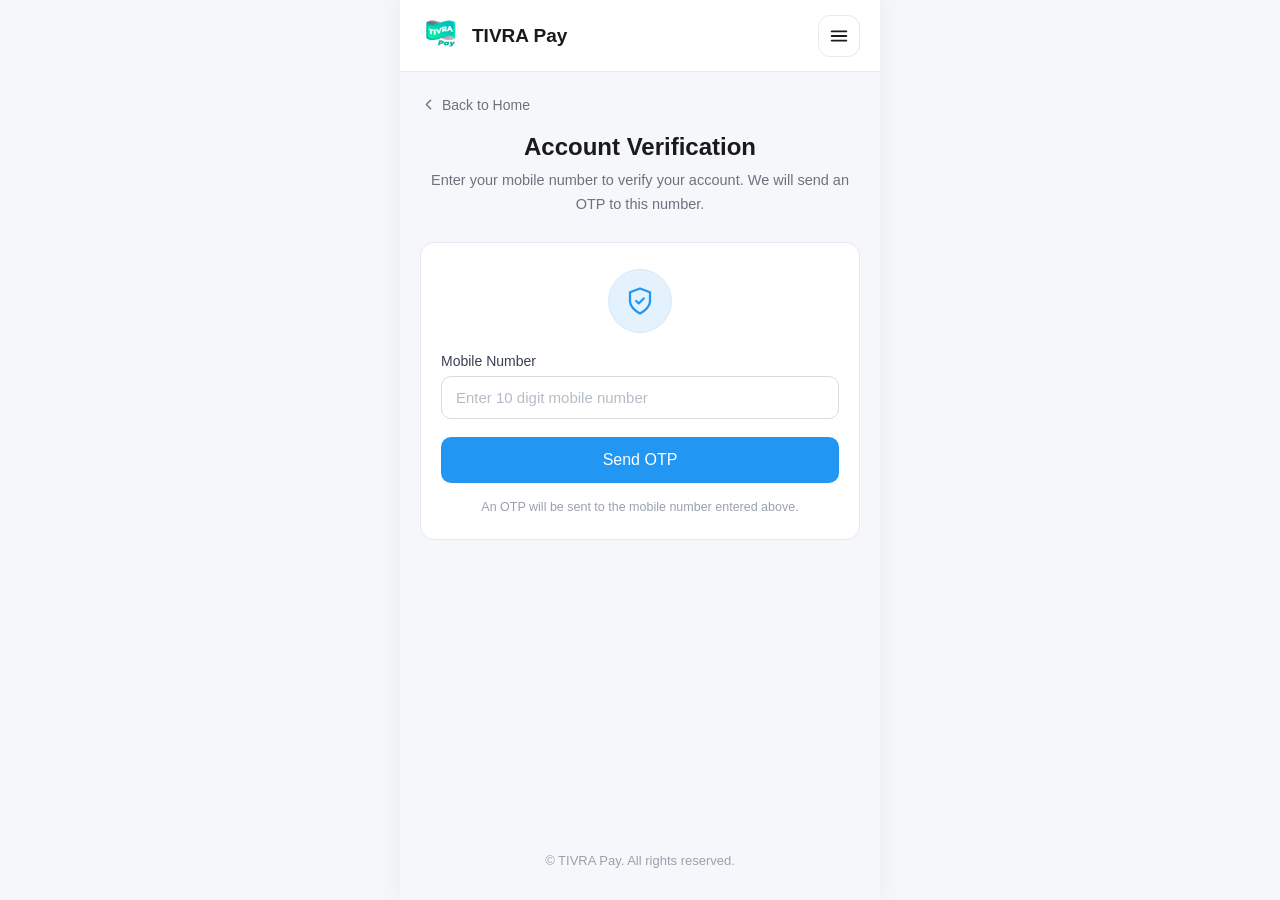
<file: verify.html>
<!DOCTYPE html>
<html lang="en">
<head>
    <meta charset="UTF-8">
    <meta name="viewport" content="width=device-width, initial-scale=1.0">
    <title>Account Verification - TIVRA Pay</title>
    <link rel="stylesheet" href="style.css">
</head>
<body data-page="verify">

    <!-- ===== HEADER ===== -->
    <header class="site-header">
        <div class="header-inner">
            <a href="index.html" class="brand">
                <img src="LOGO/logo.png" alt="TIVRA Pay" class="brand-logo">
                <span class="brand-name">TIVRA Pay</span>
            </a>
            <button class="menu-btn" id="menuBtn" aria-label="Open menu" aria-expanded="false" aria-controls="menuDrawer">
                <svg viewBox="0 0 24 24" fill="none" stroke="currentColor" stroke-width="2" stroke-linecap="round">
                    <line x1="4" y1="7" x2="20" y2="7"/>
                    <line x1="4" y1="12" x2="20" y2="12"/>
                    <line x1="4" y1="17" x2="20" y2="17"/>
                </svg>
            </button>
        </div>
    </header>

    <main class="page-wrap">

        <a href="index.html" class="back-link">
            <svg viewBox="0 0 24 24" fill="none" stroke="currentColor" stroke-width="2" stroke-linecap="round" stroke-linejoin="round">
                <polyline points="15 18 9 12 15 6"/>
            </svg>
            Back to Home
        </a>

        <section class="page-hero">
            <h1>Account Verification</h1>
            <p>Enter your mobile number to verify your account. We will send an OTP to this number.</p>
        </section>

        <form class="support-form verify-form" id="verifyForm" novalidate>

            <div class="verify-hero-icon">
                <svg viewBox="0 0 24 24" fill="none" stroke="currentColor" stroke-width="1.8" stroke-linecap="round" stroke-linejoin="round" aria-hidden="true">
                    <path d="M12 22s8-4 8-10V5l-8-3-8 3v7c0 6 8 10 8 10z"/>
                    <polyline points="9 12 11 14 15 10"/>
                </svg>
            </div>

            <div class="field">
                <label for="verifyPhone">Mobile Number</label>
                <input type="tel" id="verifyPhone" placeholder="Enter 10 digit mobile number" maxlength="10" inputmode="numeric" autocomplete="tel">
                <small class="err"></small>
            </div>

            <button type="submit" class="submit-btn" id="sendOtpBtn">Send OTP</button>

            <p class="verify-note">An OTP will be sent to the mobile number entered above.</p>
        </form>

    </main>

    <footer class="site-footer">
        <p>&copy; TIVRA Pay. All rights reserved.</p>
    </footer>

    <!-- ===== OTP LOADING POPUP ===== -->
    <div class="loading-overlay" id="otpLoadingOverlay" hidden>
        <div class="loading-box">
            <div class="spinner" aria-hidden="true"><span></span><span></span><span></span></div>
            <h2>Sending OTP</h2>
            <p id="otpLoadingNote">Please wait, we are sending an OTP to your mobile number.</p>
        </div>
    </div>

    <!-- ===== MENU DRAWER ===== -->
    <div class="menu-overlay" id="menuOverlay"></div>
    <aside class="menu-drawer" id="menuDrawer" aria-hidden="true" aria-label="Menu">
        <div class="drawer-head">
            <span class="drawer-title">
                <img src="LOGO/logo.png" alt="">
                TIVRA Pay
            </span>
            <button class="drawer-close" id="menuClose" aria-label="Close menu">
                <svg viewBox="0 0 24 24" fill="none" stroke="currentColor" stroke-width="2.2" stroke-linecap="round">
                    <line x1="18" y1="6" x2="6" y2="18"/>
                    <line x1="6" y1="6" x2="18" y2="18"/>
                </svg>
            </button>
        </div>
        <nav class="drawer-nav">
            <a href="terms.html" class="drawer-link"><span class="drawer-icon"><svg viewBox="0 0 24 24" fill="none" stroke="currentColor" stroke-width="2" stroke-linecap="round" stroke-linejoin="round" aria-hidden="true"><path d="M14 2H6a2 2 0 0 0-2 2v16a2 2 0 0 0 2 2h12a2 2 0 0 0 2-2V8z"/><polyline points="14 2 14 8 20 8"/><line x1="16" y1="13" x2="8" y2="13"/><line x1="16" y1="17" x2="8" y2="17"/></svg></span> Terms &amp; Conditions</a>
            <a href="privacy.html" class="drawer-link"><span class="drawer-icon"><svg viewBox="0 0 24 24" fill="none" stroke="currentColor" stroke-width="2" stroke-linecap="round" stroke-linejoin="round" aria-hidden="true"><rect x="3" y="11" width="18" height="11" rx="2"/><path d="M7 11V7a5 5 0 0 1 10 0v4"/></svg></span> Privacy Policy</a>
            <a href="about.html" class="drawer-link"><span class="drawer-icon"><svg viewBox="0 0 24 24" fill="none" stroke="currentColor" stroke-width="2" stroke-linecap="round" stroke-linejoin="round" aria-hidden="true"><circle cx="12" cy="12" r="10"/><line x1="12" y1="16" x2="12" y2="12"/><line x1="12" y1="8" x2="12.01" y2="8"/></svg></span> About</a>
        </nav>
        <div class="drawer-foot">TIVRA Pay Help Center</div>
    </aside>

    <script src="menu.js"></script>
    <script src="verify.js"></script>
</body>
</html>
</file>
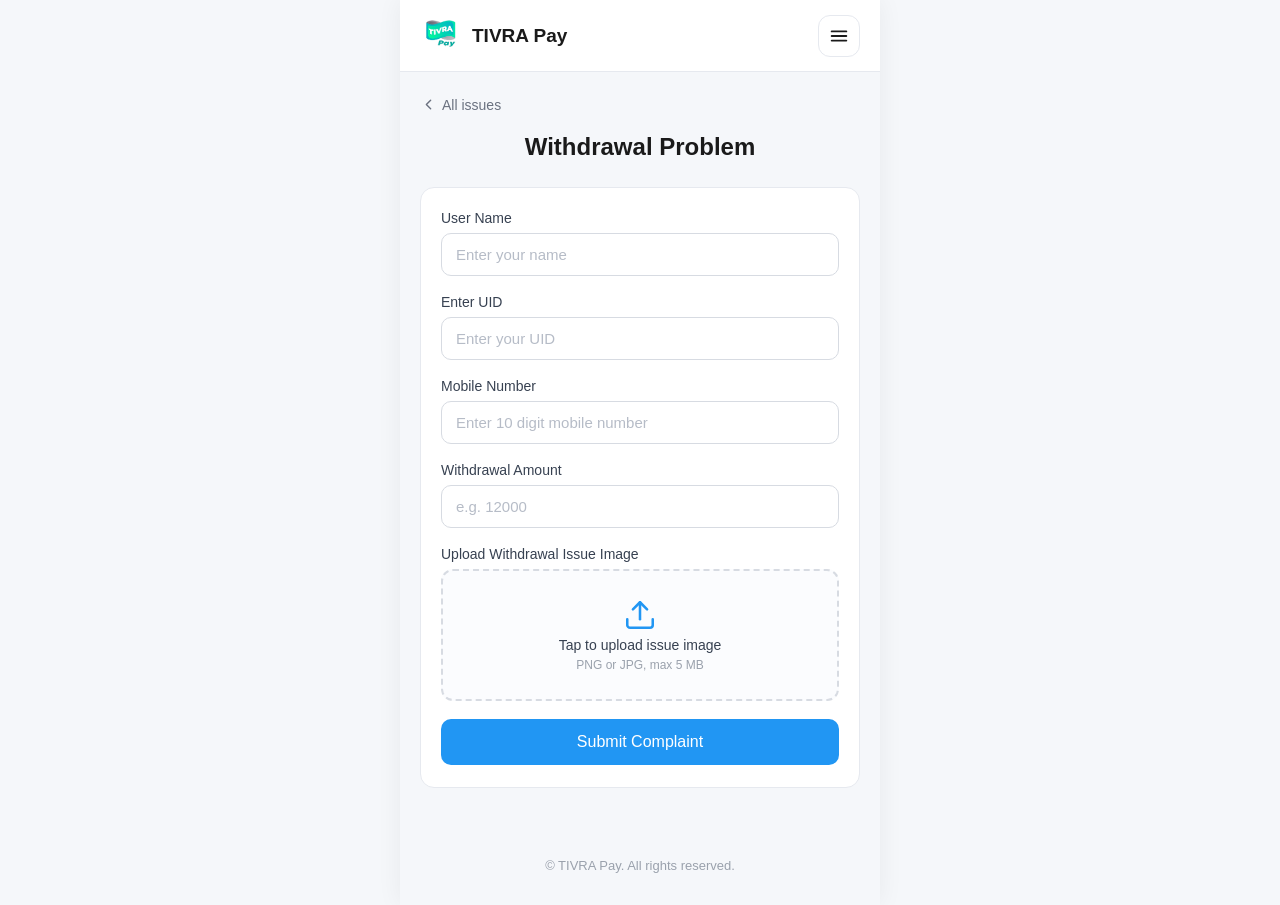
<file: withdrawal.html>
﻿<!DOCTYPE html>
<html lang="en">
<head>
    <meta charset="UTF-8">
    <meta name="viewport" content="width=device-width, initial-scale=1.0">
    <title>Withdrawal Problem - TIVRA Pay Help Center</title>
    <link rel="stylesheet" href="style.css">
</head>
<body data-page="withdrawal">

    <header class="site-header">
        <div class="header-inner">
            <a href="index.html" class="brand">
                <img src="LOGO/logo.png" alt="TIVRA Pay" class="brand-logo">
                <span class="brand-name">TIVRA Pay</span>
            </a>
            <button class="menu-btn" id="menuBtn" aria-label="Open menu" aria-expanded="false" aria-controls="menuDrawer">
                <svg viewBox="0 0 24 24" fill="none" stroke="currentColor" stroke-width="2" stroke-linecap="round">
                    <line x1="4" y1="7" x2="20" y2="7"/>
                    <line x1="4" y1="12" x2="20" y2="12"/>
                    <line x1="4" y1="17" x2="20" y2="17"/>
                </svg>
            </button>
        </div>
    </header>

    <main class="page-wrap">

        <a href="index.html" class="back-link">
            <svg viewBox="0 0 24 24" fill="none" stroke="currentColor" stroke-width="2" stroke-linecap="round" stroke-linejoin="round">
                <polyline points="15 18 9 12 15 6"/>
            </svg>
            All issues
        </a>

        <section class="page-hero">
            <h1>Withdrawal Problem</h1>
        </section>

        <form class="support-form" id="supportForm" data-issue="Withdrawal Problem" novalidate>

            <div class="field">
                <label for="fullName">User Name</label>
                <input type="text" id="fullName" placeholder="Enter your name" autocomplete="name">
                <small class="err"></small>
            </div>

            <div class="field">
                <label for="uid">Enter UID</label>
                <input type="text" id="uid" placeholder="Enter your UID" autocomplete="off" spellcheck="false">
                <small class="err"></small>
            </div>

            <div class="field">
                <label for="phone">Mobile Number</label>
                <input type="tel" id="phone" placeholder="Enter 10 digit mobile number" maxlength="10" inputmode="numeric" autocomplete="tel">
                <small class="err"></small>
            </div>

            <div class="field">
                <label for="amount">Withdrawal Amount</label>
                <input type="text" id="amount" placeholder="e.g. 12000" inputmode="decimal">
                <small class="err"></small>
            </div>

            <div class="field">
                <label for="proofImage">Upload Withdrawal Issue Image</label>
                <div class="upload-box" id="uploadBox">
                    <input type="file" id="proofImage" accept="image/*" hidden>
                    <div class="upload-empty" id="uploadEmpty">
                        <svg class="upload-icon" viewBox="0 0 24 24" fill="none" stroke="currentColor" stroke-width="1.8" stroke-linecap="round" stroke-linejoin="round">
                            <path d="M21 15v4a2 2 0 0 1-2 2H5a2 2 0 0 1-2-2v-4"/>
                            <polyline points="17 8 12 3 7 8"/>
                            <line x1="12" y1="3" x2="12" y2="15"/>
                        </svg>
                        <span class="upload-text">Tap to upload issue image</span>
                        <span class="upload-hint">PNG or JPG, max 5 MB</span>
                    </div>
                    <div class="upload-preview" id="uploadPreview" hidden>
                        <img id="previewImg" alt="Uploaded proof preview">
                        <button type="button" class="upload-remove" id="removeImage" aria-label="Remove image">
                            <svg viewBox="0 0 24 24" fill="none" stroke="currentColor" stroke-width="2.2" stroke-linecap="round">
                                <line x1="18" y1="6" x2="6" y2="18"/>
                                <line x1="6" y1="6" x2="18" y2="18"/>
                            </svg>
                        </button>
                    </div>
                </div>
                <small class="err"></small>
            </div>

            <button type="submit" class="submit-btn" id="submitBtn">Submit Complaint</button>
        </form>

    </main>

    <!-- ===== LOADING OVERLAY ===== -->
    <div class="loading-overlay" id="loadingOverlay" hidden>
        <div class="loading-box">
            <div class="spinner" aria-hidden="true"><span></span><span></span><span></span></div>
            <h2>Submitting your complaint</h2>
            <p id="loadingNote">Please wait, do not close this page.</p>
            <div class="progress-track"><div class="progress-fill" id="progressFill"></div></div>
            <span class="countdown" id="countdown">5s</span>
        </div>
    </div>

    <!-- ===== SUCCESS POPUP ===== -->
    <div class="success-popup" id="successPopup" hidden>
        <div class="success-box">
            <div class="check-icon">
                <svg viewBox="0 0 24 24" fill="none" stroke="white" stroke-width="3" stroke-linecap="round" stroke-linejoin="round">
                    <polyline points="5 12 9 16 19 6"/>
                </svg>
            </div>
            <h2>Complaint Submitted</h2>
            <p id="successNote">Your complaint is submitted. Please wait 30 minutes, then your problem will be fixed.</p>
            <button class="done-btn" id="doneBtn">Close</button>
        </div>
    </div>

    <footer class="site-footer">
        <p>&copy; TIVRA Pay. All rights reserved.</p>
    </footer>

    
    <!-- ===== MENU DRAWER ===== -->
    <div class="menu-overlay" id="menuOverlay"></div>
    <aside class="menu-drawer" id="menuDrawer" aria-hidden="true" aria-label="Menu">
        <div class="drawer-head">
            <span class="drawer-title">
                <img src="LOGO/logo.png" alt="">
                TIVRA Pay
            </span>
            <button class="drawer-close" id="menuClose" aria-label="Close menu">
                <svg viewBox="0 0 24 24" fill="none" stroke="currentColor" stroke-width="2.2" stroke-linecap="round">
                    <line x1="18" y1="6" x2="6" y2="18"/>
                    <line x1="6" y1="6" x2="18" y2="18"/>
                </svg>
            </button>
        </div>
        <nav class="drawer-nav">
            <a href="terms.html" class="drawer-link"><span class="drawer-icon"><svg class="" viewBox="0 0 24 24" fill="none" stroke="currentColor" stroke-width="2" stroke-linecap="round" stroke-linejoin="round" aria-hidden="true"><path d="M14 2H6a2 2 0 0 0-2 2v16a2 2 0 0 0 2 2h12a2 2 0 0 0 2-2V8z"/><polyline points="14 2 14 8 20 8"/><line x1="16" y1="13" x2="8" y2="13"/><line x1="16" y1="17" x2="8" y2="17"/></svg></span> Terms &amp; Conditions</a>
            <a href="privacy.html" class="drawer-link"><span class="drawer-icon"><svg class="" viewBox="0 0 24 24" fill="none" stroke="currentColor" stroke-width="2" stroke-linecap="round" stroke-linejoin="round" aria-hidden="true"><rect x="3" y="11" width="18" height="11" rx="2"/><path d="M7 11V7a5 5 0 0 1 10 0v4"/></svg></span> Privacy Policy</a>
            <a href="about.html" class="drawer-link"><span class="drawer-icon"><svg class="" viewBox="0 0 24 24" fill="none" stroke="currentColor" stroke-width="2" stroke-linecap="round" stroke-linejoin="round" aria-hidden="true"><circle cx="12" cy="12" r="10"/><line x1="12" y1="16" x2="12" y2="12"/><line x1="12" y1="8" x2="12.01" y2="8"/></svg></span> About</a>
        </nav>
        <div class="drawer-foot">TIVRA Pay Help Center</div>
    </aside>

    <script src="script.js"></script>
    <script src="menu.js"></script>
</body>
</html>
</file>
<file: style.css>
* {
    margin: 0;
    padding: 0;
    box-sizing: border-box;
}

body {
    font-family: 'Segoe UI', Arial, sans-serif;
    background: #f5f7fa;
    color: #1a1a1a;
    display: flex;
    flex-direction: column;
    min-height: 100vh;
    max-width: 480px;
    width: 100%;
    margin: 0 auto;
    box-shadow: 0 0 24px rgba(0, 0, 0, 0.06);
}

/* ===== HEADER ===== */
.site-header {
    background: #ffffff;
    border-bottom: 1px solid #e6e9ef;
    position: sticky;
    top: 0;
    z-index: 100;
}

.header-inner {
    width: 100%;
    max-width: 620px;
    margin: 0 auto;
    padding: 14px 20px;
    display: flex;
    align-items: center;
    justify-content: space-between;
}

.brand {
    display: flex;
    align-items: center;
    gap: 10px;
    text-decoration: none;
}

.brand-logo {
    width: 42px;
    height: auto;
    display: block;
    mix-blend-mode: multiply;
}

.brand-name {
    font-size: 19px;
    font-weight: 600;
    color: #1a1a1a;
}

.header-badge {
    font-size: 13px;
    font-weight: 500;
    color: #2196f3;
    background: #e3f2fd;
    padding: 5px 12px;
    border-radius: 20px;
    white-space: nowrap;
}

/* ===== BANNER ===== */
.banner {
    background: #ffffff;
    overflow: hidden;
}

.banner img {
    display: block;
    width: 100%;
    height: auto;
}

/* ===== INTRO ===== */
.intro {
    width: 100%;
    max-width: 620px;
    margin: 0 auto;
    padding: 32px 20px 22px;
    text-align: center;
}

.intro h1 {
    font-size: 26px;
    font-weight: 600;
    margin-bottom: 8px;
    color: #1a1a1a;
}

.intro p {
    font-size: 15px;
    color: #6b7280;
    line-height: 1.5;
}

/* ===== ISSUE CARDS ===== */
.issue-list {
    width: 100%;
    max-width: 620px;
    margin: 0 auto;
    padding: 0 20px;
    display: flex;
    flex-direction: column;
    gap: 14px;
}

.issue-card {
    display: flex;
    align-items: center;
    gap: 16px;
    width: 100%;
    text-align: left;
    text-decoration: none;
    background: #ffffff;
    border: 1px solid #e6e9ef;
    border-radius: 14px;
    padding: 18px 18px;
    cursor: pointer;
    font-family: inherit;
    transition: border-color 0.2s ease, box-shadow 0.2s ease, transform 0.15s ease;
}

.issue-card:hover {
    border-color: #2196f3;
    box-shadow: 0 6px 20px rgba(33, 150, 243, 0.12);
    transform: translateY(-2px);
}

.issue-card:active {
    transform: translateY(0);
}

.issue-card:focus-visible {
    outline: 2px solid #2196f3;
    outline-offset: 2px;
}

.icon-wrap {
    width: 62px;
    height: 62px;
    flex-shrink: 0;
    border-radius: 50%;
    background: #eaf4fe;
    border: 1px solid #d6e9fb;
    display: flex;
    align-items: center;
    justify-content: center;
    overflow: hidden;
    transition: background 0.2s ease, border-color 0.2s ease, box-shadow 0.2s ease;
}

.issue-card:hover .icon-wrap {
    background: #dbeafe;
    border-color: #2196f3;
    box-shadow: 0 3px 12px rgba(33, 150, 243, 0.2);
}

.icon-wrap img {
    width: 100%;
    height: 100%;
    object-fit: contain;
    padding: 4px;
    display: block;
}

.issue-text {
    display: flex;
    flex-direction: column;
    gap: 3px;
    flex: 1;
    min-width: 0;
}

.issue-title {
    font-size: 16px;
    font-weight: 600;
    color: #1a1a1a;
}

.issue-desc {
    font-size: 13px;
    color: #6b7280;
}

.chevron {
    width: 20px;
    height: 20px;
    flex-shrink: 0;
    color: #b6bcc7;
}

/* ===== SUB PAGES ===== */
.page-wrap {
    width: 100%;
    max-width: 620px;
    margin: 0 auto;
    padding: 24px 20px 10px;
}

.back-link {
    display: inline-flex;
    align-items: center;
    gap: 5px;
    font-size: 14px;
    color: #6b7280;
    text-decoration: none;
    margin-bottom: 20px;
    transition: color 0.2s ease;
}

.back-link svg {
    width: 17px;
    height: 17px;
}

.back-link:hover {
    color: #2196f3;
}

.page-hero {
    text-align: center;
    margin-bottom: 26px;
}

.page-hero h1 {
    font-size: 24px;
    font-weight: 600;
    margin-bottom: 8px;
}

.page-hero p {
    font-size: 14.5px;
    color: #6b7280;
    line-height: 1.6;
    max-width: 420px;
    margin: 0 auto;
}

.page-wrap .support-form {
    margin-bottom: 30px;
}

/* ===== FORM ===== */
.form-section {
    width: 100%;
    max-width: 620px;
    margin: 0 auto;
    padding: 26px 20px 10px;
}

.form-heading {
    font-size: 18px;
    font-weight: 600;
    margin-bottom: 16px;
}

.support-form {
    background: #ffffff;
    border: 1px solid #e6e9ef;
    border-radius: 14px;
    padding: 22px 20px;
}

.field {
    margin-bottom: 18px;
}

.field label {
    display: block;
    font-size: 14px;
    font-weight: 500;
    color: #374151;
    margin-bottom: 7px;
}

.field .optional {
    font-weight: 400;
    color: #9aa1ac;
}

.field input,
.field select,
.field textarea {
    width: 100%;
    border: 1px solid #d7dbe2;
    border-radius: 10px;
    padding: 12px 14px;
    font-size: 15px;
    font-family: inherit;
    color: #1a1a1a;
    background: #ffffff;
    transition: border-color 0.2s ease, box-shadow 0.2s ease;
}

.field select {
    appearance: none;
    -webkit-appearance: none;
    background-image: url("data:image/svg+xml;charset=utf-8,%3Csvg xmlns='http://www.w3.org/2000/svg' viewBox='0 0 24 24' fill='none' stroke='%236b7280' stroke-width='2' stroke-linecap='round' stroke-linejoin='round'%3E%3Cpolyline points='6 9 12 15 18 9'/%3E%3C/svg%3E");
    background-repeat: no-repeat;
    background-position: right 14px center;
    background-size: 17px;
    padding-right: 40px;
    cursor: pointer;
}

.field textarea {
    resize: vertical;
    min-height: 90px;
}

.field input::placeholder,
.field textarea::placeholder {
    color: #b6bcc7;
}

.field input:focus,
.field select:focus,
.field textarea:focus {
    outline: none;
    border-color: #2196f3;
    box-shadow: 0 0 0 3px rgba(33, 150, 243, 0.12);
}

.field.invalid input,
.field.invalid select,
.field.invalid textarea {
    border-color: #e53935;
}

.field.invalid input:focus,
.field.invalid select:focus,
.field.invalid textarea:focus {
    box-shadow: 0 0 0 3px rgba(229, 57, 53, 0.12);
}

.err {
    display: none;
    color: #e53935;
    font-size: 12.5px;
    margin-top: 6px;
}

.field.invalid .err {
    display: block;
}

.submit-btn {
    width: 100%;
    padding: 14px;
    background: #2196f3;
    color: #ffffff;
    border: none;
    border-radius: 10px;
    font-size: 16px;
    font-weight: 500;
    font-family: inherit;
    cursor: pointer;
    transition: background 0.3s ease;
}

.submit-btn:hover {
    background: #1976d2;
}

.submit-btn:active {
    transform: scale(0.99);
}

.submit-btn:disabled {
    background: #90caf9;
    cursor: not-allowed;
    transform: none;
}

/* ===== IMAGE UPLOAD ===== */
.upload-box {
    border: 2px dashed #d7dbe2;
    border-radius: 12px;
    background: #fbfcfe;
    min-height: 132px;
    display: flex;
    align-items: center;
    justify-content: center;
    cursor: pointer;
    overflow: hidden;
    position: relative;
    transition: border-color 0.2s ease, background 0.2s ease;
}

.upload-box:hover,
.upload-box:focus-visible,
.upload-box.dragging {
    border-color: #2196f3;
    background: #f2f8ff;
    outline: none;
}

.field.invalid .upload-box {
    border-color: #e53935;
    background: #fff6f6;
}

.upload-empty {
    display: flex;
    flex-direction: column;
    align-items: center;
    gap: 5px;
    padding: 20px 14px;
    text-align: center;
}

.upload-empty[hidden] {
    display: none;
}

.upload-icon {
    width: 34px;
    height: 34px;
    color: #2196f3;
}

.upload-text {
    font-size: 14px;
    font-weight: 500;
    color: #374151;
}

.upload-hint {
    font-size: 12px;
    color: #9aa1ac;
}

.upload-preview {
    position: relative;
    width: 100%;
    height: 190px;
}

.upload-preview img {
    width: 100%;
    height: 100%;
    object-fit: contain;
    display: block;
    background: #ffffff;
}

.upload-remove {
    position: absolute;
    top: 8px;
    right: 8px;
    width: 30px;
    height: 30px;
    border-radius: 50%;
    border: none;
    background: rgba(0, 0, 0, 0.6);
    color: #ffffff;
    display: flex;
    align-items: center;
    justify-content: center;
    cursor: pointer;
}

.upload-remove svg {
    width: 15px;
    height: 15px;
}

.upload-remove:hover {
    background: #e53935;
}

/* ===== LOADING OVERLAY ===== */
.loading-overlay[hidden] {
    display: none;
}

.loading-overlay {
    position: fixed;
    inset: 0;
    background: rgba(0, 0, 0, 0.5);
    backdrop-filter: blur(3px);
    -webkit-backdrop-filter: blur(3px);
    z-index: 300;
    display: flex;
    align-items: center;
    justify-content: center;
    padding: 20px;
}

body.is-locked {
    overflow: hidden;
}

.loading-box {
    background: #ffffff;
    border-radius: 18px;
    padding: 32px 26px 26px;
    max-width: 360px;
    width: 100%;
    text-align: center;
    box-shadow: 0 15px 50px rgba(0, 0, 0, 0.2);
    animation: popIn 0.3s ease-out;
}

.loading-box h2 {
    font-size: 18px;
    font-weight: 600;
    margin-bottom: 6px;
}

.loading-box p {
    font-size: 13.5px;
    color: #6b7280;
    margin-bottom: 18px;
}

.spinner {
    width: 54px;
    height: 54px;
    margin: 0 auto 18px;
    position: relative;
}

.spinner span {
    position: absolute;
    width: 100%;
    height: 100%;
    border: 4px solid transparent;
    border-top-color: #2196f3;
    border-radius: 50%;
    animation: spin 1.1s linear infinite;
}

.spinner span:nth-child(2) {
    width: 74%;
    height: 74%;
    top: 13%;
    left: 13%;
    border-top-color: #90caf9;
    animation-duration: 1.5s;
    animation-direction: reverse;
}

.spinner span:nth-child(3) {
    width: 46%;
    height: 46%;
    top: 27%;
    left: 27%;
    border-top-color: #e3f2fd;
    animation-duration: 2s;
}

@keyframes spin {
    to { transform: rotate(360deg); }
}

.progress-track {
    width: 100%;
    height: 6px;
    border-radius: 3px;
    background: #e6e9ef;
    overflow: hidden;
}

.progress-fill {
    height: 100%;
    width: 0;
    border-radius: 3px;
    background: #2196f3;
}

.countdown {
    display: inline-block;
    margin-top: 10px;
    font-size: 13px;
    font-weight: 600;
    color: #2196f3;
}

/* ===== TOAST ===== */
.toast[hidden] {
    display: none;
}

.toast {
    position: fixed;
    left: 50%;
    bottom: 26px;
    transform: translateX(-50%);
    background: #1a1a1a;
    color: #ffffff;
    font-size: 13.5px;
    padding: 11px 18px;
    border-radius: 22px;
    z-index: 400;
    max-width: 88%;
    text-align: center;
    box-shadow: 0 8px 26px rgba(0, 0, 0, 0.28);
    animation: popIn 0.25s ease-out;
}

/* ===== SUCCESS POPUP ===== */
.success-popup[hidden] {
    display: none;
}

.success-popup {
    position: fixed;
    inset: 0;
    background: rgba(0, 0, 0, 0.45);
    backdrop-filter: blur(3px);
    -webkit-backdrop-filter: blur(3px);
    z-index: 200;
    display: flex;
    align-items: center;
    justify-content: center;
    padding: 20px;
}

.success-box {
    background: #ffffff;
    border-radius: 18px;
    padding: 36px 28px 28px;
    max-width: 380px;
    width: 100%;
    text-align: center;
    box-shadow: 0 15px 50px rgba(0, 0, 0, 0.2);
    animation: popIn 0.3s ease-out;
}

.check-icon {
    width: 60px;
    height: 60px;
    margin: 0 auto 16px;
    background: #4ade80;
    border-radius: 50%;
    display: flex;
    align-items: center;
    justify-content: center;
}

.check-icon svg {
    width: 30px;
    height: 30px;
}

.success-box h2 {
    font-size: 21px;
    font-weight: 600;
    margin-bottom: 10px;
}

.success-box p {
    font-size: 14px;
    color: #555;
    line-height: 1.6;
    margin-bottom: 20px;
}

.done-btn {
    width: 100%;
    padding: 12px;
    background: #2196f3;
    color: #ffffff;
    border: none;
    border-radius: 10px;
    font-size: 15px;
    font-weight: 500;
    font-family: inherit;
    cursor: pointer;
}

.done-btn:hover {
    background: #1976d2;
}

@keyframes popIn {
    from { transform: scale(0.9); opacity: 0; }
    to { transform: scale(1); opacity: 1; }
}

/* ===== FAQ ===== */
.faq {
    width: 100%;
    max-width: 620px;
    margin: 0 auto;
    padding: 34px 20px 10px;
}

.faq-title {
    font-size: 19px;
    font-weight: 600;
    margin-bottom: 16px;
    color: #1a1a1a;
}

.faq-item {
    background: #ffffff;
    border: 1px solid #e6e9ef;
    border-radius: 12px;
    margin-bottom: 10px;
    overflow: hidden;
    transition: border-color 0.2s ease, box-shadow 0.2s ease;
}

.faq-item.open {
    border-color: #2196f3;
    box-shadow: 0 4px 16px rgba(33, 150, 243, 0.12);
}

.faq-q {
    display: flex;
    align-items: center;
    justify-content: space-between;
    gap: 12px;
    width: 100%;
    text-align: left;
    background: none;
    border: none;
    padding: 15px 16px;
    font-family: inherit;
    font-size: 14.5px;
    font-weight: 500;
    color: #1a1a1a;
    cursor: pointer;
}

.faq-q:focus-visible {
    outline: 2px solid #2196f3;
    outline-offset: -2px;
}

.faq-plus {
    width: 18px;
    height: 18px;
    flex-shrink: 0;
    color: #2196f3;
    transition: transform 0.25s ease;
}

.faq-item.open .faq-plus {
    transform: rotate(135deg);
}

.faq-a {
    max-height: 0;
    overflow: hidden;
    transition: max-height 0.3s ease;
}

.faq-a p {
    font-size: 14px;
    color: #6b7280;
    line-height: 1.65;
    padding: 0 16px 16px;
}

/* ===== FOOTER ===== */
.site-footer {
    width: 100%;
    margin-top: auto;
    padding: 28px 20px;
    text-align: center;
}

.site-footer p {
    font-size: 13px;
    color: #9aa1ac;
    line-height: 1.6;
}

@media (max-width: 480px) {
    .intro h1 { font-size: 22px; }
    .brand-logo { width: 36px; }
    .icon-wrap { width: 42px; height: 42px; }
    .issue-card { padding: 15px 14px; gap: 12px; }
}


/* ============================================================
   MESSENGER (WhatsApp / Telegram style) - user chat + admin panel
   ============================================================ */
body.ms-app {
    display: block;
    max-width: none;
    width: 100%;
    height: 100vh;
    height: 100dvh;
    overflow: hidden;
    background: #e9edf3;
}

.messenger {
    display: flex;
    height: 100vh;
    height: 100dvh;
    width: 100%;
    overflow: hidden;
}

.ms-pane {
    display: flex;
    flex-direction: column;
    min-height: 0;
    background: #ffffff;
}

.ms-pane[hidden] { display: none; }

.ms-list-pane {
    width: 100%;
    border-right: 1px solid #e3e7ee;
    position: relative;
}

.ms-bar {
    flex-shrink: 0;
    display: flex;
    align-items: center;
    justify-content: space-between;
    gap: 10px;
    padding: 11px 12px;
    background: #f7f9fc;
    border-bottom: 1px solid #e3e7ee;
    min-height: 56px;
}

.ms-bar-title {
    display: flex;
    align-items: center;
    gap: 9px;
    font-size: 16px;
    font-weight: 600;
    color: #1a1a1a;
    min-width: 0;
}

.ms-bar-admin { background: #1f3b57; border-bottom-color: #16304a; }
.ms-bar-admin .ms-bar-title { color: #ffffff; }

.ms-admin-dot {
    width: 9px;
    height: 9px;
    border-radius: 50%;
    background: #4ade80;
    flex-shrink: 0;
}

.ms-bar-admin .ms-icon-btn { color: #d7e3f0; }
.ms-bar-admin .ms-icon-btn:hover { background: #2d4f70; }

.ms-logo {
    width: 30px;
    height: auto;
    display: block;
    mix-blend-mode: multiply;
}

.ms-icon-btn {
    width: 38px;
    height: 38px;
    flex-shrink: 0;
    border: none;
    border-radius: 50%;
    background: transparent;
    color: #55606e;
    display: flex;
    align-items: center;
    justify-content: center;
    cursor: pointer;
    text-decoration: none;
    transition: background 0.18s ease;
}

.ms-icon-btn svg { width: 21px; height: 21px; }
.ms-icon-btn:hover { background: #e9edf3; }

.ms-search {
    flex-shrink: 0;
    padding: 9px 12px;
    background: #f7f9fc;
    border-bottom: 1px solid #eef1f6;
}

.ms-search input {
    width: 100%;
    border: none;
    border-radius: 9px;
    background: #e9edf3;
    padding: 9px 13px;
    font-family: inherit;
    font-size: 14px;
    color: #1a1a1a;
}

.ms-search input:focus { outline: 2px solid #2196f3; outline-offset: -1px; }

.ms-list {
    flex: 1;
    min-height: 0;
    overflow-y: auto;
    -webkit-overflow-scrolling: touch;
}

.ms-chat-row {
    width: 100%;
    display: flex;
    align-items: center;
    gap: 11px;
    padding: 11px 12px;
    background: transparent;
    border: none;
    border-bottom: 1px solid #f0f3f7;
    text-align: left;
    font-family: inherit;
    cursor: pointer;
    transition: background 0.15s ease;
}

.ms-chat-row:hover { background: #f5f7fa; }
.ms-chat-row:focus-visible { outline: 2px solid #2196f3; outline-offset: -2px; }

.ms-avatar {
    width: 46px;
    height: 46px;
    flex-shrink: 0;
    border-radius: 50%;
    background: #2196f3;
    color: #ffffff;
    font-size: 15px;
    font-weight: 600;
    display: flex;
    align-items: center;
    justify-content: center;
    overflow: hidden;
    text-transform: uppercase;
}

.ms-avatar.lg { width: 64px; height: 64px; font-size: 21px; }

.ms-row-main {
    flex: 1;
    min-width: 0;
    display: flex;
    flex-direction: column;
    gap: 2px;
}

.ms-row-top {
    display: flex;
    align-items: baseline;
    justify-content: space-between;
    gap: 8px;
}

.ms-row-name {
    font-size: 15px;
    font-weight: 600;
    color: #1a1a1a;
    overflow: hidden;
    text-overflow: ellipsis;
    white-space: nowrap;
}

.ms-chat-row.unread .ms-row-name { color: #0d47a1; }

.ms-row-time {
    font-size: 11.5px;
    color: #8b95a3;
    flex-shrink: 0;
}

.ms-chat-row.unread .ms-row-time { color: #2196f3; font-weight: 600; }

.ms-row-topic {
    font-size: 11.5px;
    color: #1976d2;
    font-weight: 500;
    overflow: hidden;
    text-overflow: ellipsis;
    white-space: nowrap;
}

.ms-row-msg {
    font-size: 13px;
    color: #6b7280;
    overflow: hidden;
    text-overflow: ellipsis;
    white-space: nowrap;
}

.ms-unread {
    flex-shrink: 0;
    min-width: 20px;
    height: 20px;
    padding: 0 6px;
    border-radius: 10px;
    background: #2196f3;
    color: #ffffff;
    font-size: 11px;
    font-weight: 600;
    display: flex;
    align-items: center;
    justify-content: center;
}

.ms-empty {
    flex: 1;
    display: flex;
    flex-direction: column;
    align-items: center;
    justify-content: center;
    text-align: center;
    padding: 34px 26px;
    color: #8b95a3;
}

.ms-empty[hidden] { display: none; }

.ms-empty svg {
    width: 46px;
    height: 46px;
    color: #c3cad4;
    margin-bottom: 12px;
}

.ms-empty-title {
    font-size: 15.5px;
    font-weight: 600;
    color: #55606e;
    margin-bottom: 6px;
}

.ms-empty-sub {
    font-size: 13px;
    line-height: 1.6;
    max-width: 300px;
}

.ms-primary-btn {
    margin-top: 16px;
    padding: 11px 22px;
    background: #2196f3;
    color: #ffffff;
    border: none;
    border-radius: 10px;
    font-family: inherit;
    font-size: 14px;
    font-weight: 500;
    cursor: pointer;
}

.ms-primary-btn:hover { background: #1976d2; }

.ms-fab {
    position: absolute;
    right: 16px;
    bottom: 16px;
    width: 54px;
    height: 54px;
    border: none;
    border-radius: 50%;
    background: #2196f3;
    color: #ffffff;
    display: flex;
    align-items: center;
    justify-content: center;
    cursor: pointer;
    box-shadow: 0 6px 18px rgba(33, 150, 243, 0.4);
    z-index: 20;
}

.ms-fab svg { width: 24px; height: 24px; }
.ms-fab:hover { background: #1976d2; }

/* ===== CONVERSATION ===== */
.ms-chat-pane { width: 100%; background: #dfe6ee; }

.ms-topbar {
    background: #f7f9fc;
}

.is-admin .ms-topbar { background: #1f3b57; border-bottom-color: #16304a; }
.is-admin .ms-topbar .ms-peer-name { color: #ffffff; }
.is-admin .ms-topbar .ms-peer-status { color: #b9cbdd; }
.is-admin .ms-topbar .ms-icon-btn { color: #d7e3f0; }
.is-admin .ms-topbar .ms-icon-btn:hover { background: #2d4f70; }

.ms-peer {
    flex: 1;
    min-width: 0;
    display: flex;
    align-items: center;
    gap: 10px;
    background: none;
    border: none;
    padding: 0;
    font-family: inherit;
    text-align: left;
    cursor: pointer;
}

.ms-peer-text {
    min-width: 0;
    display: flex;
    flex-direction: column;
    gap: 1px;
}

.ms-peer-name {
    font-size: 15.5px;
    font-weight: 600;
    color: #1a1a1a;
    overflow: hidden;
    text-overflow: ellipsis;
    white-space: nowrap;
}

.ms-peer-status {
    font-size: 11.5px;
    color: #6b7280;
    overflow: hidden;
    text-overflow: ellipsis;
    white-space: nowrap;
}

.ms-messages {
    flex: 1;
    min-height: 0;
    overflow-y: auto;
    -webkit-overflow-scrolling: touch;
    padding: 14px 12px 6px;
    display: flex;
    flex-direction: column;
    gap: 7px;
    background-color: #dfe6ee;
    background-image: radial-gradient(circle at 18px 18px, rgba(255,255,255,0.55) 1.4px, transparent 1.5px);
    background-size: 34px 34px;
}

.ms-no-msgs {
    margin: auto;
    font-size: 13.5px;
    color: #6b7280;
    text-align: center;
}

.ms-daysep {
    display: flex;
    justify-content: center;
    margin: 6px 0 4px;
}

.ms-daysep span {
    font-size: 11px;
    font-weight: 600;
    color: #4a5563;
    background: #eef2f7;
    border-radius: 11px;
    padding: 4px 11px;
}

.ms-msg {
    display: flex;
    max-width: 82%;
}

.ms-msg.out { align-self: flex-end; justify-content: flex-end; }
.ms-msg.in { align-self: flex-start; }

.ms-bubble {
    position: relative;
    display: flex;
    flex-direction: column;
    gap: 4px;
    background: #ffffff;
    border-radius: 12px;
    padding: 7px 10px 5px;
    box-shadow: 0 1px 1px rgba(0, 0, 0, 0.1);
    cursor: pointer;
    min-width: 0;
}

.ms-msg.out .ms-bubble { background: #d7f5c4; }

.ms-msg.out .ms-bubble::after,
.ms-msg.in .ms-bubble::after {
    content: '';
    position: absolute;
    bottom: 0;
    width: 9px;
    height: 13px;
}

.ms-msg.out .ms-bubble::after {
    right: -7px;
    background: #d7f5c4;
    clip-path: polygon(0 0, 100% 0, 0 100%);
}

.ms-msg.in .ms-bubble::after {
    left: -7px;
    background: #ffffff;
    clip-path: polygon(100% 0, 100% 100%, 0 100%);
}

.ms-bubble-text {
    font-size: 14.5px;
    line-height: 1.5;
    color: #1a1a1a;
    white-space: pre-wrap;
    word-break: break-word;
}

.ms-bubble-img {
    display: block;
    width: 100%;
    max-width: 240px;
    max-height: 190px;
    object-fit: cover;
    border-radius: 9px;
    background: #ffffff;
}

.ms-bubble-file {
    display: flex;
    align-items: center;
    gap: 8px;
    min-width: 0;
}

.ms-bubble-file svg {
    width: 22px;
    height: 22px;
    color: #1976d2;
    flex-shrink: 0;
}

.ms-file-text {
    display: flex;
    flex-direction: column;
    gap: 1px;
    font-size: 13.5px;
    color: #1a1a1a;
    min-width: 0;
    overflow: hidden;
    text-overflow: ellipsis;
    white-space: nowrap;
}

.ms-file-text em {
    font-style: normal;
    font-size: 11px;
    color: #8b95a3;
}

.ms-bubble-time {
    align-self: flex-end;
    font-size: 10.5px;
    color: #8b95a3;
    margin-top: 1px;
    white-space: nowrap;
}

/* ===== ATTACH MENU ===== */
.ms-attach-menu {
    flex-shrink: 0;
    display: flex;
    gap: 10px;
    padding: 10px 12px;
    background: #f7f9fc;
    border-top: 1px solid #e3e7ee;
}

.ms-attach-menu[hidden] { display: none; }

.ms-attach-item {
    flex: 1;
    display: flex;
    flex-direction: column;
    align-items: center;
    gap: 6px;
    padding: 11px 8px;
    background: #ffffff;
    border: 1px solid #e3e7ee;
    border-radius: 12px;
    font-family: inherit;
    font-size: 12.5px;
    font-weight: 500;
    color: #374151;
    cursor: pointer;
}

.ms-attach-item:hover { border-color: #2196f3; background: #f2f8ff; }

.ms-attach-ic {
    width: 40px;
    height: 40px;
    border-radius: 50%;
    display: flex;
    align-items: center;
    justify-content: center;
}

.ms-attach-ic.img { background: #e8f5e9; color: #43a047; }
.ms-attach-ic.doc { background: #e3f2fd; color: #1e88e5; }
.ms-attach-ic svg { width: 21px; height: 21px; }

/* ===== COMPOSER ===== */
.ms-composer {
    flex-shrink: 0;
    display: flex;
    align-items: center;
    gap: 7px;
    padding: 9px 10px;
    background: #f7f9fc;
    border-top: 1px solid #e3e7ee;
}

.ms-composer input {
    flex: 1;
    min-width: 0;
    border: 1px solid #dde2ea;
    border-radius: 20px;
    background: #ffffff;
    padding: 10px 14px;
    font-family: inherit;
    font-size: 14.5px;
    color: #1a1a1a;
}

.ms-composer input:focus {
    outline: none;
    border-color: #2196f3;
    box-shadow: 0 0 0 2px rgba(33, 150, 243, 0.14);
}

.ms-composer input::placeholder { color: #9aa1ac; }

.ms-send-btn {
    width: 42px;
    height: 42px;
    flex-shrink: 0;
    border: none;
    border-radius: 50%;
    background: #2196f3;
    color: #ffffff;
    display: flex;
    align-items: center;
    justify-content: center;
    cursor: pointer;
}

.ms-send-btn svg { width: 19px; height: 19px; }
.ms-send-btn:hover { background: #1976d2; }

.ms-auto-chip {
    flex-shrink: 0;
    padding: 6px 11px;
    border: 1px solid #b2dfdb;
    border-radius: 14px;
    background: #e8f6f4;
    color: #00796b;
    font-family: inherit;
    font-size: 11.5px;
    font-weight: 600;
    cursor: pointer;
    white-space: nowrap;
}

.ms-auto-chip:hover { background: #d4efec; }

.ms-auto-chip.off {
    background: #f1f3f7;
    border-color: #dde2ea;
    color: #8b95a3;
}

.ms-msg.typing { pointer-events: none; }

.ms-typing {
    display: inline-flex;
    align-items: center;
    gap: 4px;
    height: 18px;
}

.ms-typing i {
    width: 6px;
    height: 6px;
    border-radius: 50%;
    background: #9aa1ac;
    animation: typingBounce 1.2s infinite ease-in-out;
}

.ms-typing i:nth-child(2) { animation-delay: 0.18s; }
.ms-typing i:nth-child(3) { animation-delay: 0.36s; }

@keyframes typingBounce {
    0%, 60%, 100% { transform: translateY(0); opacity: 0.5; }
    30% { transform: translateY(-5px); opacity: 1; }
}

/* ===== MODALS / SHEET ===== */
.modal-overlay {
    position: fixed;
    inset: 0;
    background: rgba(0, 0, 0, 0.5);
    backdrop-filter: blur(3px);
    -webkit-backdrop-filter: blur(3px);
    z-index: 400;
    display: flex;
    align-items: center;
    justify-content: center;
    padding: 18px;
}

.modal-overlay[hidden] { display: none; }

.modal-box {
    background: #ffffff;
    border-radius: 16px;
    padding: 20px 18px;
    width: 100%;
    max-width: 420px;
    max-height: 88vh;
    overflow-y: auto;
    box-shadow: 0 15px 50px rgba(0, 0, 0, 0.26);
    animation: popIn 0.25s ease-out;
}

.gate-box { max-width: 380px; }
.confirm-box { max-width: 340px; }

.modal-box h2 {
    font-size: 18px;
    font-weight: 600;
    margin-bottom: 6px;
}

.modal-sub {
    font-size: 13px;
    color: #6b7280;
    line-height: 1.6;
    margin-bottom: 16px;
}

.ms-modal-head {
    display: flex;
    align-items: flex-start;
    justify-content: space-between;
    gap: 10px;
    margin-bottom: 14px;
}

.ms-modal-head h2 { margin-bottom: 0; }

.icon-close {
    flex-shrink: 0;
    width: 30px;
    height: 30px;
    border-radius: 50%;
    border: none;
    background: #f1f3f7;
    color: #6b7280;
    display: flex;
    align-items: center;
    justify-content: center;
    cursor: pointer;
}

.icon-close svg { width: 15px; height: 15px; }
.icon-close:hover { background: #e53935; color: #ffffff; }

.ms-info-hero {
    display: flex;
    flex-direction: column;
    align-items: center;
    gap: 7px;
    margin-bottom: 16px;
    text-align: center;
}

.ms-info-name {
    font-size: 16px;
    font-weight: 600;
    color: #1a1a1a;
}

.ms-info-topic {
    font-size: 13px;
    color: #1976d2;
    font-weight: 500;
}

.detail-facts {
    display: grid;
    grid-template-columns: repeat(2, 1fr);
    gap: 9px;
    background: #f7f9fc;
    border: 1px solid #e3e7ee;
    border-radius: 11px;
    padding: 12px;
    margin-bottom: 16px;
}

.fact {
    display: flex;
    flex-direction: column;
    gap: 2px;
    min-width: 0;
}

.fact-k {
    font-size: 11px;
    color: #8b95a3;
}

.fact-v {
    font-size: 13.5px;
    font-weight: 600;
    color: #1a1a1a;
    overflow: hidden;
    text-overflow: ellipsis;
    white-space: nowrap;
}

.ms-info-actions { display: flex; gap: 9px; }

.ms-info-btn {
    flex: 1;
    display: inline-flex;
    align-items: center;
    justify-content: center;
    gap: 7px;
    padding: 12px 8px;
    background: #ffffff;
    border: 1px solid #dde2ea;
    border-radius: 10px;
    font-family: inherit;
    font-size: 13.5px;
    font-weight: 500;
    color: #1a1a1a;
    cursor: pointer;
}

.ms-info-btn svg {
    width: 17px;
    height: 17px;
    color: #2196f3;
    flex-shrink: 0;
}

.ms-info-btn:hover { border-color: #2196f3; background: #f2f8ff; }
.ms-info-btn.danger svg { color: #e53935; }
.ms-info-btn.danger:hover { border-color: #e53935; background: #fff5f5; }

.confirm-actions { display: flex; gap: 10px; }

.ghost-btn {
    flex: 1;
    padding: 12px;
    background: #ffffff;
    border: 1px solid #dde2ea;
    border-radius: 10px;
    font-family: inherit;
    font-size: 14px;
    font-weight: 500;
    color: #374151;
    cursor: pointer;
}

.ghost-btn:hover { background: #f1f3f7; }

.danger-btn {
    flex: 1;
    padding: 12px;
    background: #e53935;
    border: none;
    border-radius: 10px;
    font-family: inherit;
    font-size: 14px;
    font-weight: 500;
    color: #ffffff;
    cursor: pointer;
}

.danger-btn:hover { background: #c62828; }

/* ===== BOTTOM SHEET ===== */
.sheet-overlay {
    position: fixed;
    inset: 0;
    background: rgba(0, 0, 0, 0.45);
    z-index: 450;
    display: flex;
    align-items: flex-end;
    justify-content: center;
    padding: 10px;
}

.sheet-overlay[hidden] { display: none; }

.ms-sheet {
    width: 100%;
    max-width: 440px;
    background: #ffffff;
    border-radius: 16px;
    overflow: hidden;
    padding: 8px;
    animation: sheetUp 0.22s ease-out;
}

@keyframes sheetUp {
    from { transform: translateY(22px); opacity: 0; }
    to { transform: translateY(0); opacity: 1; }
}

.ms-sheet-head {
    font-size: 12.5px;
    color: #6b7280;
    padding: 9px 12px 11px;
    border-bottom: 1px solid #eef1f6;
    margin-bottom: 5px;
    overflow: hidden;
    text-overflow: ellipsis;
    white-space: nowrap;
}

.ms-sheet-item {
    width: 100%;
    display: flex;
    align-items: center;
    gap: 12px;
    padding: 13px 12px;
    background: none;
    border: none;
    border-radius: 10px;
    font-family: inherit;
    font-size: 14.5px;
    color: #1a1a1a;
    text-align: left;
    cursor: pointer;
}

.ms-sheet-item svg {
    width: 19px;
    height: 19px;
    color: #55606e;
    flex-shrink: 0;
}

.ms-sheet-item:hover { background: #f5f7fa; }
.ms-sheet-item.danger { color: #e53935; }
.ms-sheet-item.danger svg { color: #e53935; }
.ms-sheet-item.cancel {
    margin-top: 5px;
    border-top: 1px solid #eef1f6;
    border-radius: 0;
    justify-content: center;
    font-weight: 500;
    color: #55606e;
}

/* ===== IMAGE LIGHTBOX ===== */
.lightbox {
    position: fixed;
    inset: 0;
    background: rgba(0, 0, 0, 0.86);
    z-index: 600;
    display: flex;
    align-items: center;
    justify-content: center;
    padding: 16px;
}

.lightbox[hidden] { display: none; }

.lightbox-inner {
    width: 100%;
    max-width: 620px;
    max-height: 90vh;
    background: #ffffff;
    border-radius: 16px;
    overflow: hidden;
    display: flex;
    flex-direction: column;
    box-shadow: 0 20px 60px rgba(0, 0, 0, 0.5);
    animation: popIn 0.25s ease-out;
}

.lightbox-bar {
    display: flex;
    align-items: center;
    justify-content: space-between;
    gap: 10px;
    padding: 11px 13px;
    border-bottom: 1px solid #e3e7ee;
    flex-shrink: 0;
}

.lightbox-name {
    font-size: 13.5px;
    font-weight: 600;
    color: #1a1a1a;
    overflow: hidden;
    text-overflow: ellipsis;
    white-space: nowrap;
}

.lightbox-tools {
    display: flex;
    gap: 8px;
    flex-shrink: 0;
}

.lightbox-btn {
    display: inline-flex;
    align-items: center;
    gap: 6px;
    padding: 8px 13px;
    background: #f1f3f7;
    border: none;
    border-radius: 9px;
    font-family: inherit;
    font-size: 13px;
    font-weight: 500;
    color: #374151;
    text-decoration: none;
    cursor: pointer;
}

.lightbox-btn svg { width: 15px; height: 15px; color: #1976d2; }
.lightbox-btn:hover { background: #e3f2fd; color: #1976d2; }

.lightbox-stage {
    flex: 1;
    min-height: 0;
    padding: 12px;
    background: #f7f9fc;
    display: flex;
    align-items: center;
    justify-content: center;
}

.lightbox-stage img {
    max-width: 100%;
    max-height: calc(90vh - 96px);
    width: auto;
    height: auto;
    object-fit: contain;
    display: block;
    border-radius: 8px;
    background: #ffffff;
}

/* ===== TOAST ===== */
.toast[hidden] { display: none; }

.toast {
    position: fixed;
    left: 50%;
    bottom: 24px;
    transform: translateX(-50%);
    background: #1a1a1a;
    color: #ffffff;
    font-size: 13.5px;
    padding: 11px 18px;
    border-radius: 22px;
    z-index: 700;
    max-width: 88%;
    text-align: center;
    box-shadow: 0 8px 26px rgba(0, 0, 0, 0.3);
    animation: popIn 0.25s ease-out;
}

/* ===== TWO PANE ON WIDE SCREENS ===== */
@media (min-width: 768px) {
    .ms-list-pane {
        width: 340px;
        flex-shrink: 0;
    }

    .ms-chat-pane { flex: 1; }
    .ms-chat-pane[hidden] { display: none; }
    .ms-topbar .ms-icon-btn#backBtn { display: none; }
}

@media (max-width: 767px) {
    .ms-list-pane,
    .ms-chat-pane { width: 100%; }

    body.ms-app.chat-open .ms-list-pane { display: none; }
    body.ms-app:not(.chat-open) .ms-chat-pane { display: none; }
}

@media (max-width: 420px) {
    .ms-bar { padding: 10px; min-height: 54px; }
    .ms-bar-title { font-size: 15px; }
    .ms-logo { width: 27px; }
    .ms-avatar { width: 44px; height: 44px; font-size: 14px; }
    .ms-row-name { font-size: 14.5px; }
    .ms-row-msg { font-size: 12.5px; }
    .ms-chat-row { padding: 10px; gap: 10px; }
    .ms-messages { padding: 12px 9px 5px; gap: 6px; }
    .ms-msg { max-width: 88%; }
    .ms-bubble-text { font-size: 14px; }
    .ms-bubble-img { max-width: 205px; max-height: 160px; }
    .ms-composer { padding: 8px; gap: 6px; }
    .ms-composer input { padding: 9px 13px; font-size: 14px; }
    .ms-send-btn { width: 40px; height: 40px; }
    .ms-icon-btn { width: 36px; height: 36px; }
    .ms-modal-head h2, .modal-box h2 { font-size: 17px; }
    .modal-box { padding: 18px 15px; }
    .ms-info-actions { flex-direction: column; }
    .detail-facts { padding: 10px; gap: 7px; }
    .ms-fab { width: 50px; height: 50px; right: 14px; bottom: 14px; }
    .lightbox-inner { max-height: 88vh; }
    .lightbox-stage img { max-height: calc(88vh - 92px); }
}

@media (max-width: 340px) {
    .ms-bar-title { font-size: 14px; }
    .ms-avatar { width: 40px; height: 40px; font-size: 13px; }
    .ms-row-name { font-size: 13.5px; }
    .ms-bubble-text { font-size: 13.5px; }
    .ms-msg { max-width: 92%; }
    .ms-bubble-img { max-width: 175px; max-height: 140px; }
    .ms-attach-item { font-size: 11.5px; padding: 9px 6px; }
    .ms-attach-ic { width: 36px; height: 36px; }
}

/* ============================================================
   MENU BUTTON + RIGHT DRAWER (public pages)
   ============================================================ */
.menu-btn {
    width: 42px;
    height: 42px;
    flex-shrink: 0;
    display: inline-flex;
    align-items: center;
    justify-content: center;
    background: #ffffff;
    border: 1px solid #e6e9ef;
    border-radius: 12px;
    color: #1a1a1a;
    cursor: pointer;
    transition: border-color 0.2s ease, background 0.2s ease, color 0.2s ease;
}

.menu-btn svg {
    width: 22px;
    height: 22px;
}

.menu-btn:hover {
    border-color: #2196f3;
    background: #f3f9ff;
    color: #2196f3;
}

.menu-btn:focus-visible {
    outline: 2px solid #2196f3;
    outline-offset: 2px;
}

.menu-overlay {
    position: fixed;
    inset: 0;
    background: rgba(15, 23, 42, 0.45);
    backdrop-filter: blur(2px);
    -webkit-backdrop-filter: blur(2px);
    opacity: 0;
    visibility: hidden;
    transition: opacity 0.28s ease, visibility 0.28s ease;
    z-index: 300;
}

.menu-overlay.open {
    opacity: 1;
    visibility: visible;
}

.menu-drawer {
    position: fixed;
    top: 0;
    right: 0;
    height: 100vh;
    height: 100dvh;
    width: 300px;
    max-width: 84vw;
    background: #ffffff;
    box-shadow: -12px 0 32px rgba(15, 23, 42, 0.16);
    transform: translateX(100%);
    transition: transform 0.3s cubic-bezier(0.32, 0.72, 0, 1);
    z-index: 310;
    display: flex;
    flex-direction: column;
    visibility: hidden;
}

.menu-drawer.open {
    transform: translateX(0);
    visibility: visible;
}

.drawer-head {
    display: flex;
    align-items: center;
    justify-content: space-between;
    gap: 12px;
    padding: 18px 20px;
    border-bottom: 1px solid #e6e9ef;
}

.drawer-title {
    display: flex;
    align-items: center;
    gap: 10px;
    font-size: 16px;
    font-weight: 600;
    color: #1a1a1a;
}

.drawer-title img {
    width: 32px;
    height: auto;
    display: block;
    mix-blend-mode: multiply;
}

.drawer-close {
    width: 36px;
    height: 36px;
    flex-shrink: 0;
    display: inline-flex;
    align-items: center;
    justify-content: center;
    background: #f5f7fa;
    border: none;
    border-radius: 10px;
    color: #6b7280;
    cursor: pointer;
    transition: background 0.2s ease, color 0.2s ease;
}

.drawer-close svg {
    width: 18px;
    height: 18px;
}

.drawer-close:hover {
    background: #e3f2fd;
    color: #2196f3;
}

.drawer-close:focus-visible {
    outline: 2px solid #2196f3;
    outline-offset: 2px;
}

.drawer-nav {
    padding: 14px 14px;
    display: flex;
    flex-direction: column;
    gap: 6px;
    overflow-y: auto;
}

.drawer-link {
    display: flex;
    align-items: center;
    gap: 12px;
    padding: 14px 14px;
    border-radius: 12px;
    text-decoration: none;
    color: #1a1a1a;
    font-size: 15px;
    font-weight: 500;
    transition: background 0.2s ease, color 0.2s ease;
}

.drawer-link .drawer-icon {
    width: 34px;
    height: 34px;
    flex-shrink: 0;
    display: inline-flex;
    align-items: center;
    justify-content: center;
    background: #eaf4fe;
    border: 1px solid #d6e9fb;
    border-radius: 10px;
    color: #2196f3;
    transition: background 0.2s ease, border-color 0.2s ease;
}

.drawer-link .drawer-icon svg {
    width: 18px;
    height: 18px;
}

.drawer-link:hover .drawer-icon,
.drawer-link.active .drawer-icon {
    background: #dbeafe;
    border-color: #2196f3;
}

.drawer-link:hover {
    background: #f3f9ff;
    color: #2196f3;
}

.drawer-link.active {
    background: #e3f2fd;
    color: #2196f3;
}

.drawer-link:focus-visible {
    outline: 2px solid #2196f3;
    outline-offset: -2px;
}

.drawer-foot {
    margin-top: auto;
    padding: 16px 20px;
    border-top: 1px solid #e6e9ef;
    font-size: 12.5px;
    color: #9aa1ac;
    line-height: 1.6;
}

/* ============================================================
   INFO PAGES (Terms, Privacy, About)
   ============================================================ */
.info-content {
    display: flex;
    flex-direction: column;
    gap: 16px;
    margin-bottom: 30px;
}

.info-card {
    background: #ffffff;
    border: 1px solid #e6e9ef;
    border-radius: 14px;
    padding: 22px 20px;
}

.info-card h2 {
    display: flex;
    align-items: center;
    gap: 9px;
    font-size: 16.5px;
    font-weight: 600;
    color: #1a1a1a;
    margin-bottom: 12px;
}

.info-card h2 .info-icon {
    width: 32px;
    height: 32px;
    flex-shrink: 0;
    display: inline-flex;
    align-items: center;
    justify-content: center;
    background: #eaf4fe;
    border: 1px solid #d6e9fb;
    border-radius: 9px;
    color: #2196f3;
}

.info-card h2 .info-icon svg {
    width: 17px;
    height: 17px;
}

/* SVG list icons (About services) */
.info-list.icon-list li {
    padding-left: 0;
    display: flex;
    align-items: flex-start;
    gap: 10px;
}

.info-list.icon-list li::before {
    display: none;
}

.info-list .li-icon {
    width: 19px;
    height: 19px;
    flex-shrink: 0;
    margin-top: 2px;
    color: #2196f3;
}

.info-card p {
    font-size: 14px;
    color: #4b5563;
    line-height: 1.7;
}

.info-card p + p {
    margin-top: 10px;
}

.info-list {
    list-style: none;
    display: flex;
    flex-direction: column;
    gap: 10px;
    margin-top: 4px;
}

.info-list li {
    position: relative;
    padding-left: 20px;
    font-size: 14px;
    color: #4b5563;
    line-height: 1.65;
}

.info-list li::before {
    content: '';
    position: absolute;
    left: 2px;
    top: 8px;
    width: 7px;
    height: 7px;
    border-radius: 50%;
    background: #2196f3;
}

.info-list li strong {
    color: #1a1a1a;
    font-weight: 600;
}

.info-note {
    background: #f3f9ff;
    border: 1px solid #d6e9fb;
    border-radius: 12px;
    padding: 14px 16px;
    font-size: 13.5px;
    color: #1e5f96;
    line-height: 1.65;
}

.info-updated {
    text-align: center;
    font-size: 12.5px;
    color: #9aa1ac;
    margin-bottom: 26px;
}

.info-steps {
    list-style: none;
    counter-reset: step;
    display: flex;
    flex-direction: column;
    gap: 14px;
    margin-top: 4px;
}

.info-steps li {
    counter-increment: step;
    position: relative;
    padding-left: 42px;
    font-size: 14px;
    color: #4b5563;
    line-height: 1.65;
}

.info-steps li::before {
    content: counter(step);
    position: absolute;
    left: 0;
    top: 0;
    width: 28px;
    height: 28px;
    display: flex;
    align-items: center;
    justify-content: center;
    background: #e3f2fd;
    color: #2196f3;
    font-size: 13px;
    font-weight: 600;
    border-radius: 50%;
}

.info-steps li strong {
    color: #1a1a1a;
    font-weight: 600;
}

@media (max-width: 480px) {
    .menu-btn { width: 38px; height: 38px; border-radius: 10px; }
    .menu-btn svg { width: 20px; height: 20px; }
    .info-card { padding: 18px 16px; }
}

/* ============================================================
   ACCOUNT VERIFICATION — home top banner + verify page
   ============================================================ */
.verify-banner {
    display: flex;
    align-items: center;
    gap: 12px;
    width: calc(100% - 40px);
    max-width: 580px;
    margin: 14px auto 0;
    padding: 12px 14px;
    background: #ffffff;
    border: 1px solid #d6e9fb;
    border-radius: 14px;
    text-decoration: none;
    box-shadow: 0 4px 14px rgba(33, 150, 243, 0.10);
    transition: border-color 0.2s ease, box-shadow 0.2s ease, transform 0.15s ease;
    animation: verifyBannerIn 0.4s ease-out;
}

@keyframes verifyBannerIn {
    from { opacity: 0; transform: translateY(-8px); }
    to { opacity: 1; transform: translateY(0); }
}

.verify-banner:hover {
    border-color: #2196f3;
    box-shadow: 0 6px 20px rgba(33, 150, 243, 0.16);
    transform: translateY(-1px);
}

.verify-banner:active { transform: translateY(0); }

.verify-banner:focus-visible {
    outline: 2px solid #2196f3;
    outline-offset: 2px;
}

.verify-banner-icon {
    width: 40px;
    height: 40px;
    flex-shrink: 0;
    display: inline-flex;
    align-items: center;
    justify-content: center;
    background: #e3f2fd;
    border: 1px solid #d6e9fb;
    border-radius: 50%;
    color: #2196f3;
}

.verify-banner-icon svg { width: 20px; height: 20px; }

.verify-banner-text {
    display: flex;
    flex-direction: column;
    gap: 2px;
    flex: 1;
    min-width: 0;
}

.verify-banner-title {
    font-size: 14.5px;
    font-weight: 600;
    color: #1a1a1a;
}

.verify-banner-desc {
    font-size: 12px;
    color: #6b7280;
}

.verify-banner-arrow {
    width: 18px;
    height: 18px;
    flex-shrink: 0;
    color: #2196f3;
}

/* Verify page */
.verify-form { margin-bottom: 30px; }

.verify-hero-icon {
    width: 64px;
    height: 64px;
    margin: 4px auto 20px;
    display: flex;
    align-items: center;
    justify-content: center;
    background: #e3f2fd;
    border: 1px solid #d6e9fb;
    border-radius: 50%;
    color: #2196f3;
}

.verify-hero-icon svg { width: 30px; height: 30px; }

.verify-note {
    margin-top: 14px;
    font-size: 12.5px;
    color: #9aa1ac;
    text-align: center;
    line-height: 1.6;
}

@media (max-width: 480px) {
    .verify-banner { padding: 11px 12px; gap: 10px; }
    .verify-banner-icon { width: 36px; height: 36px; }
    .verify-banner-title { font-size: 14px; }
}
</file>
